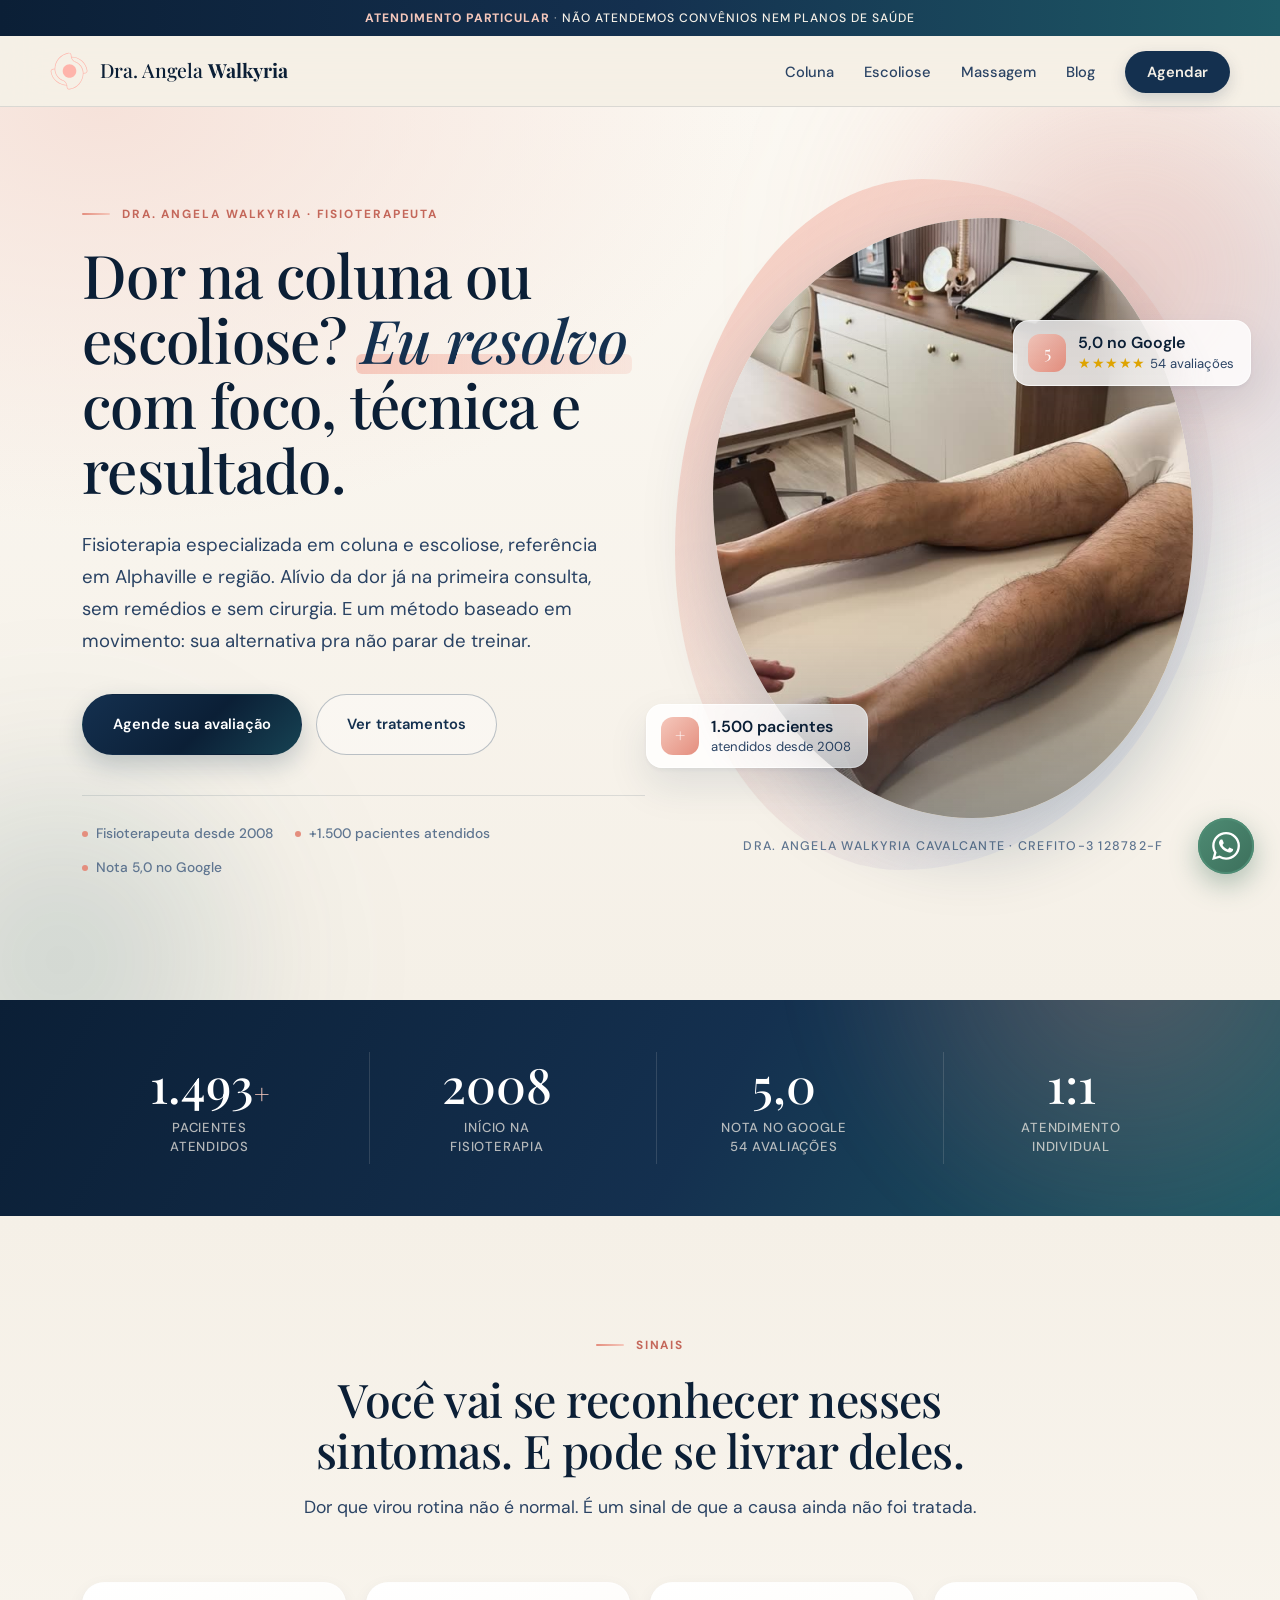
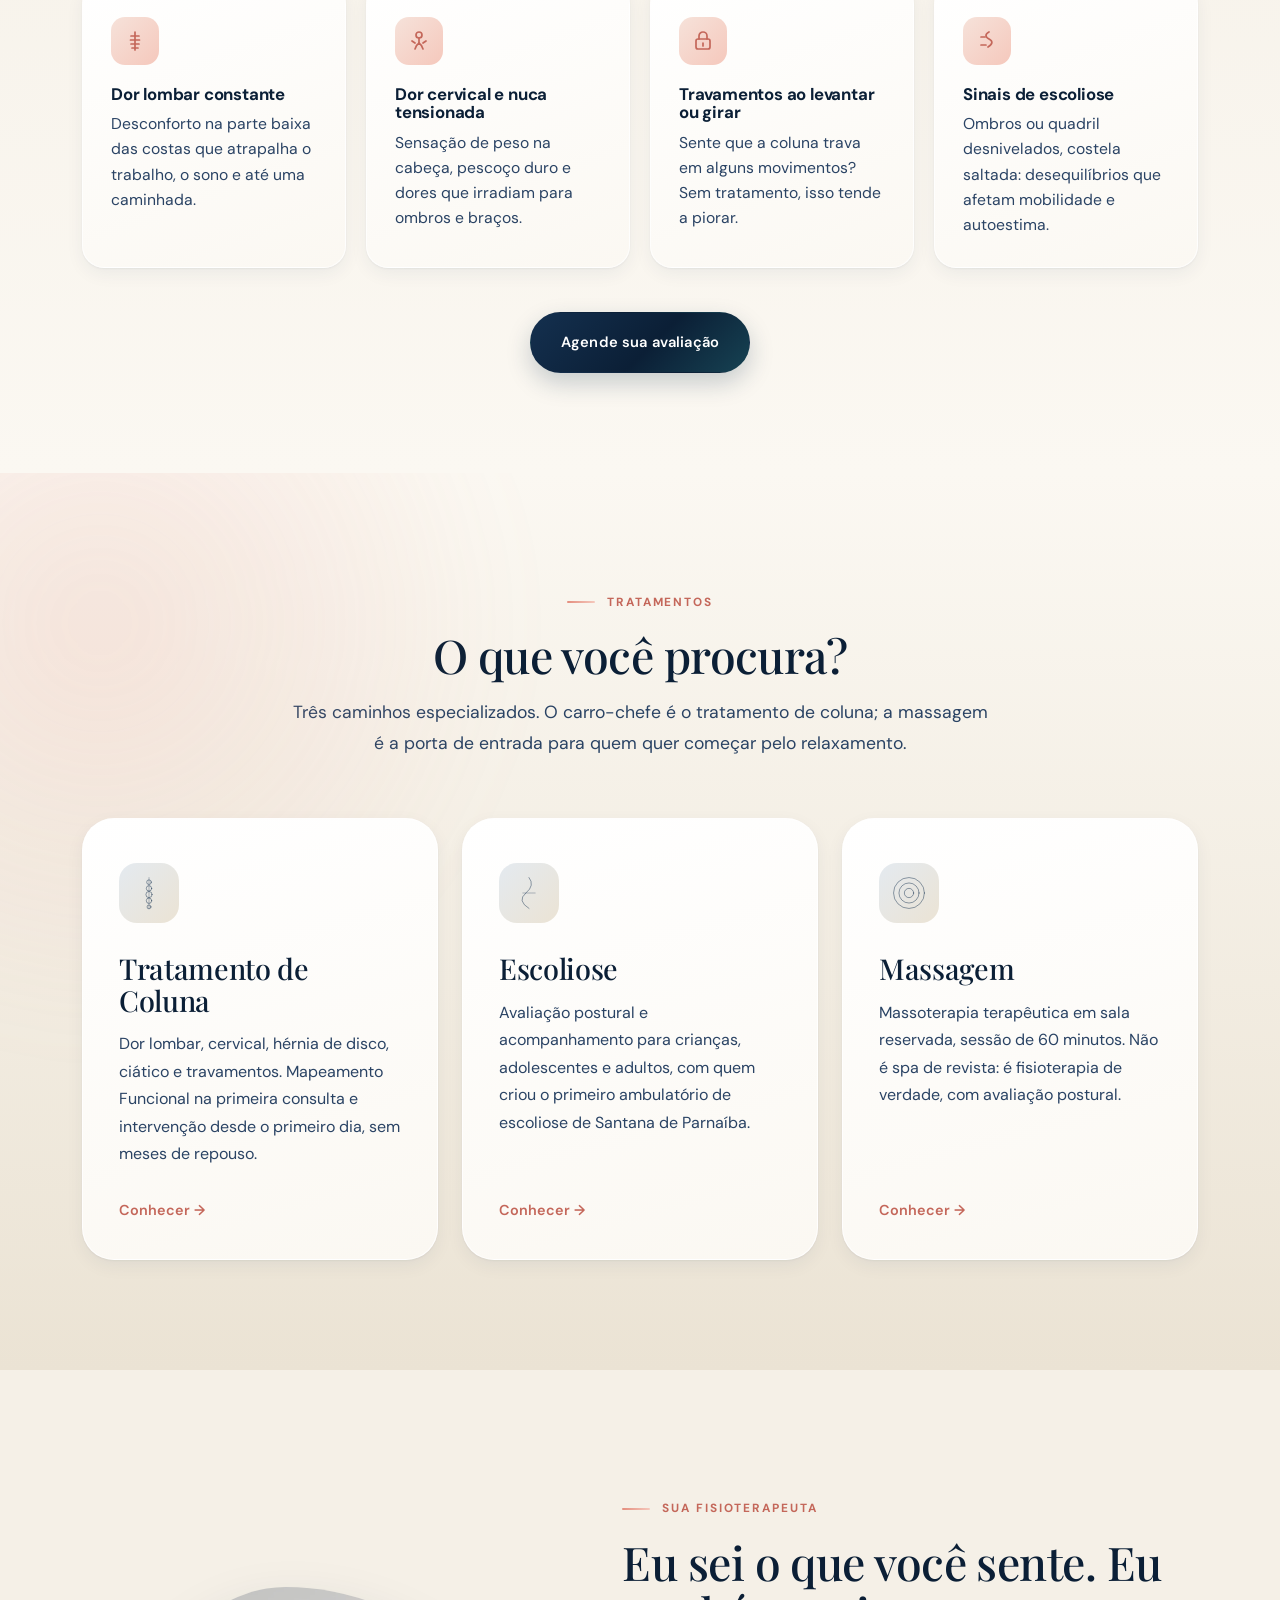
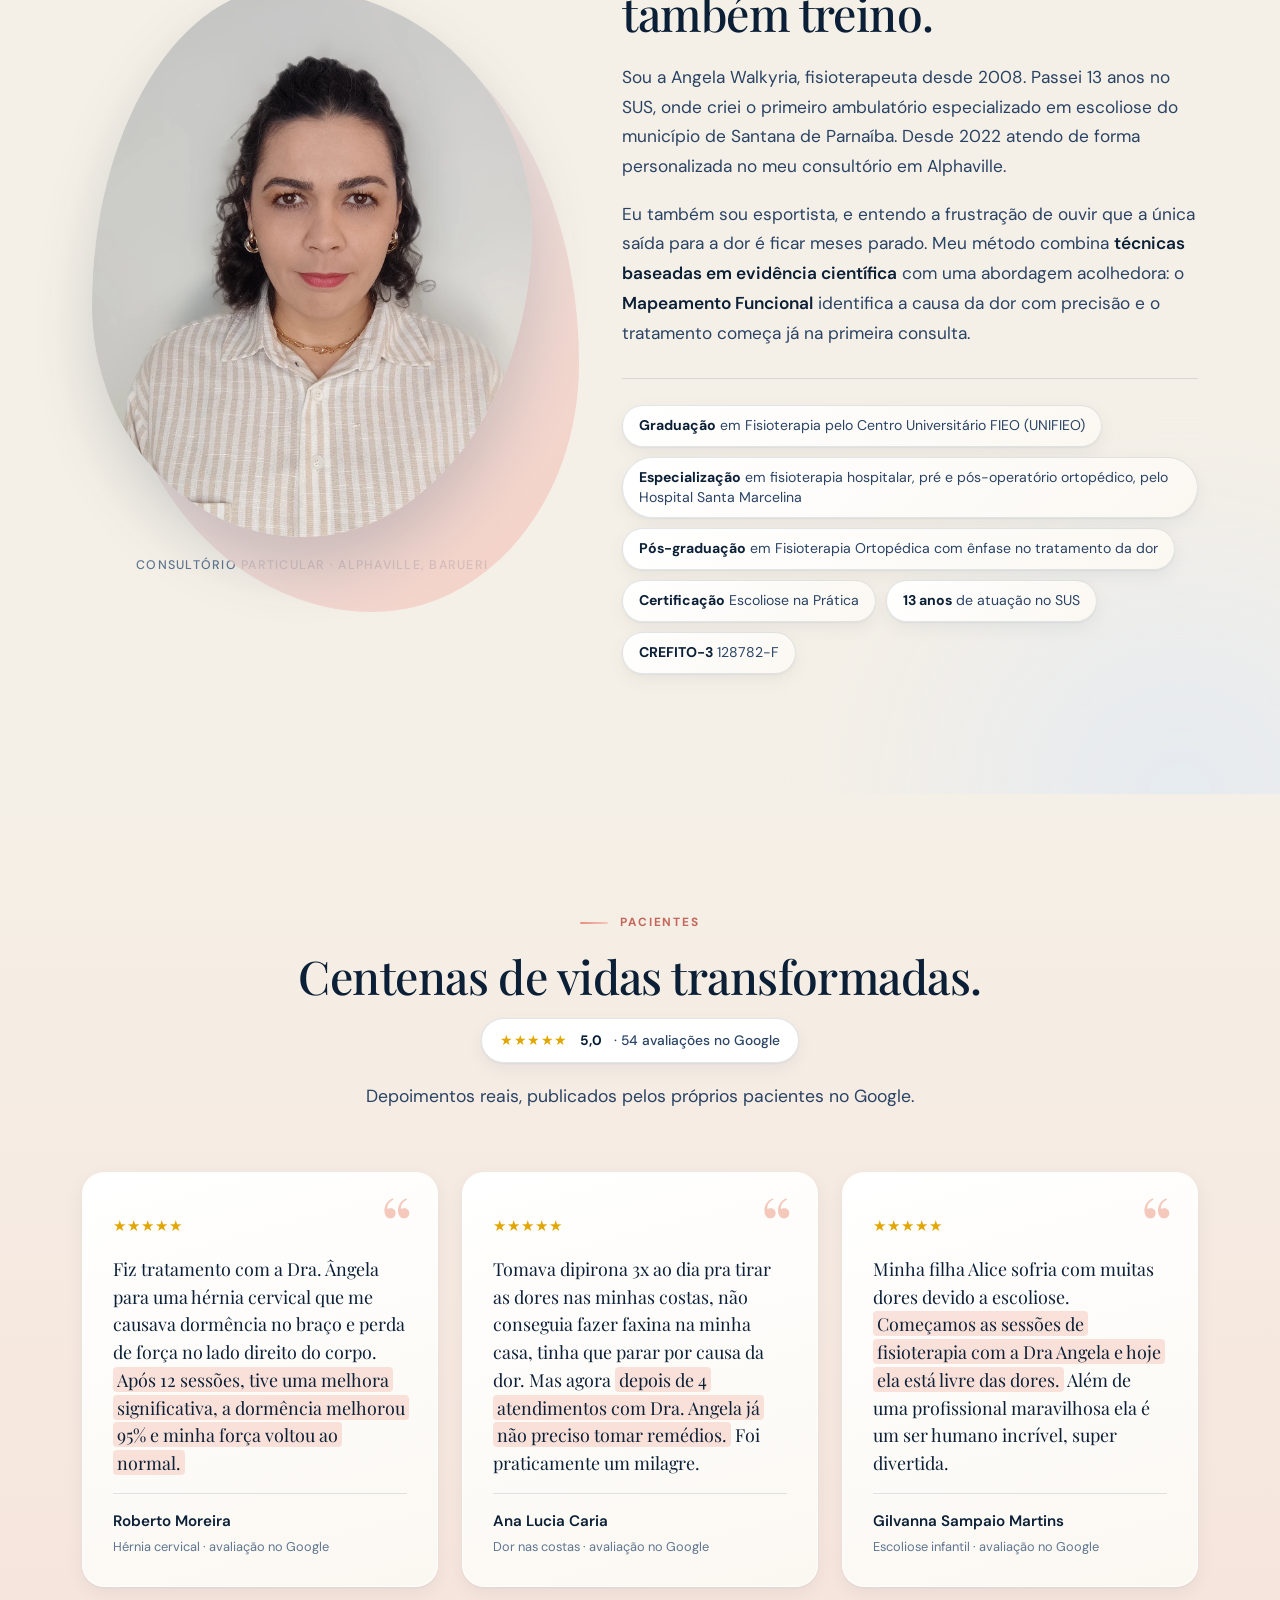
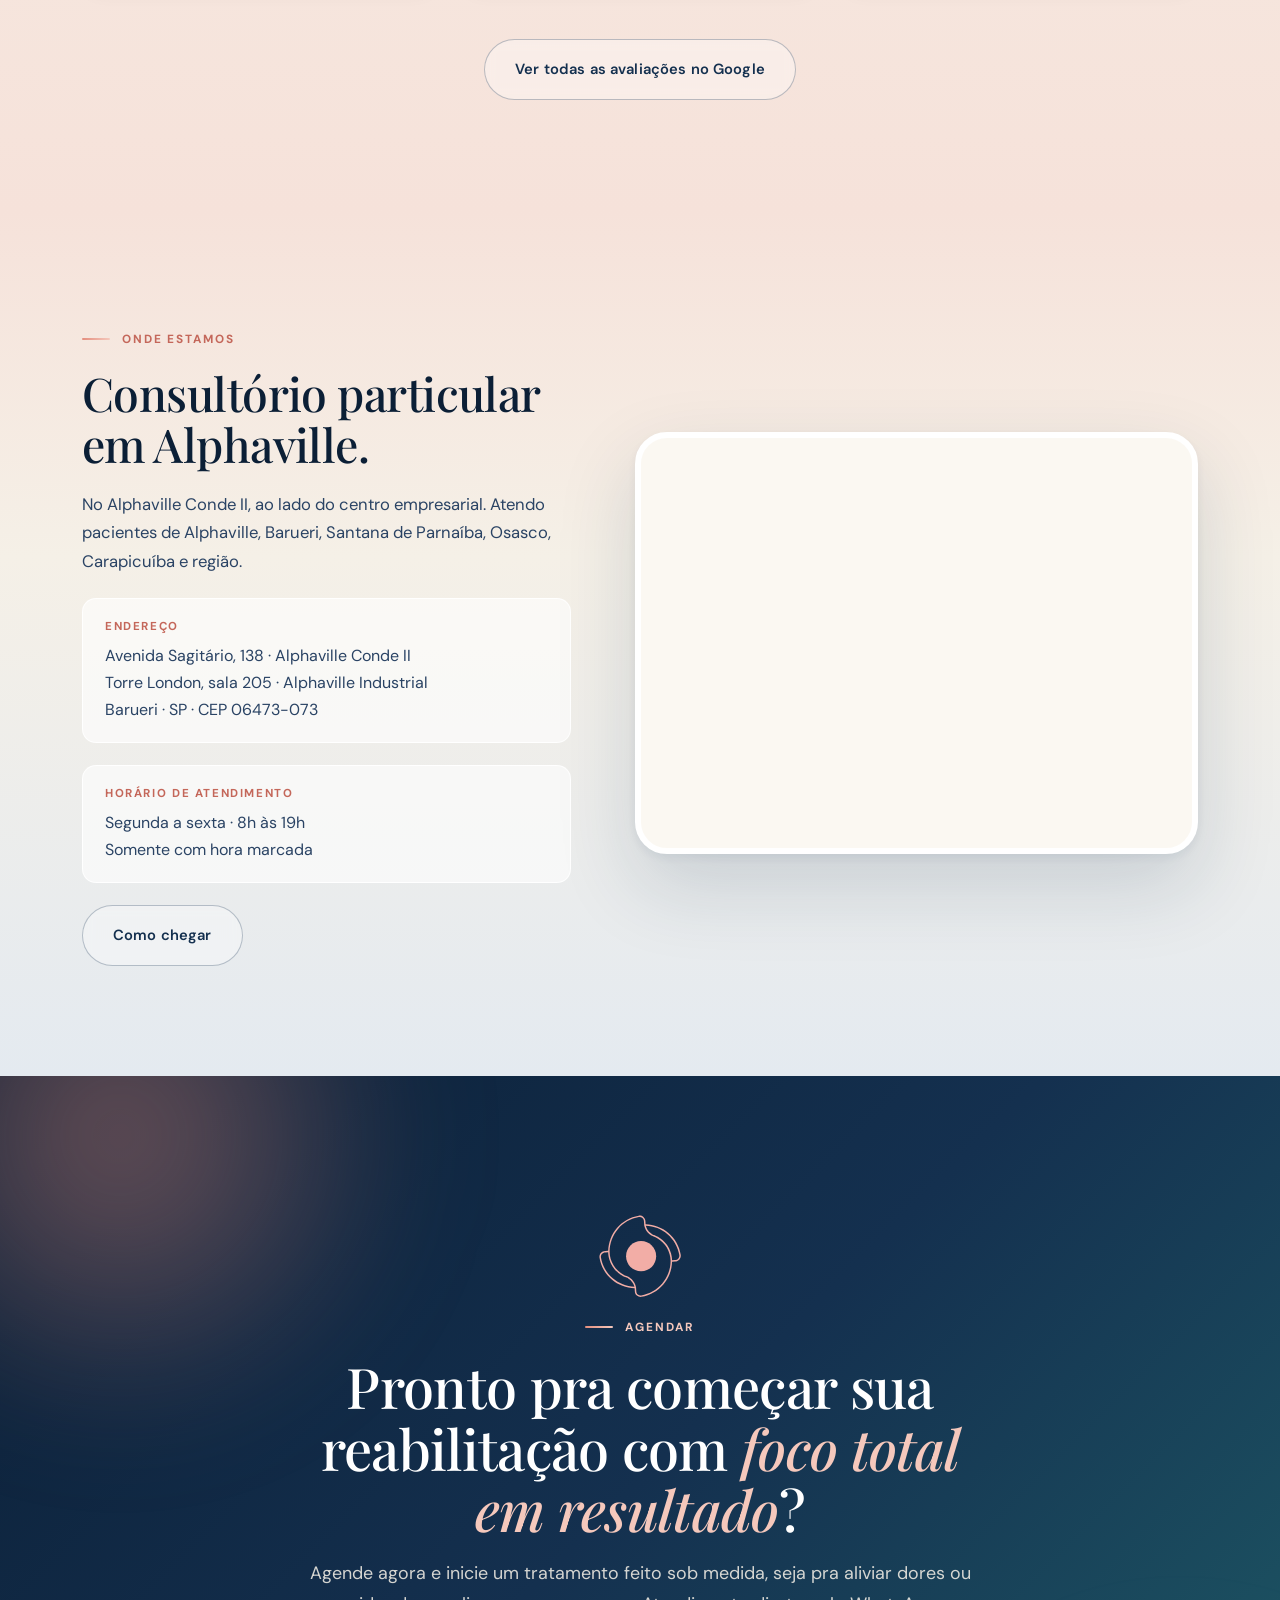
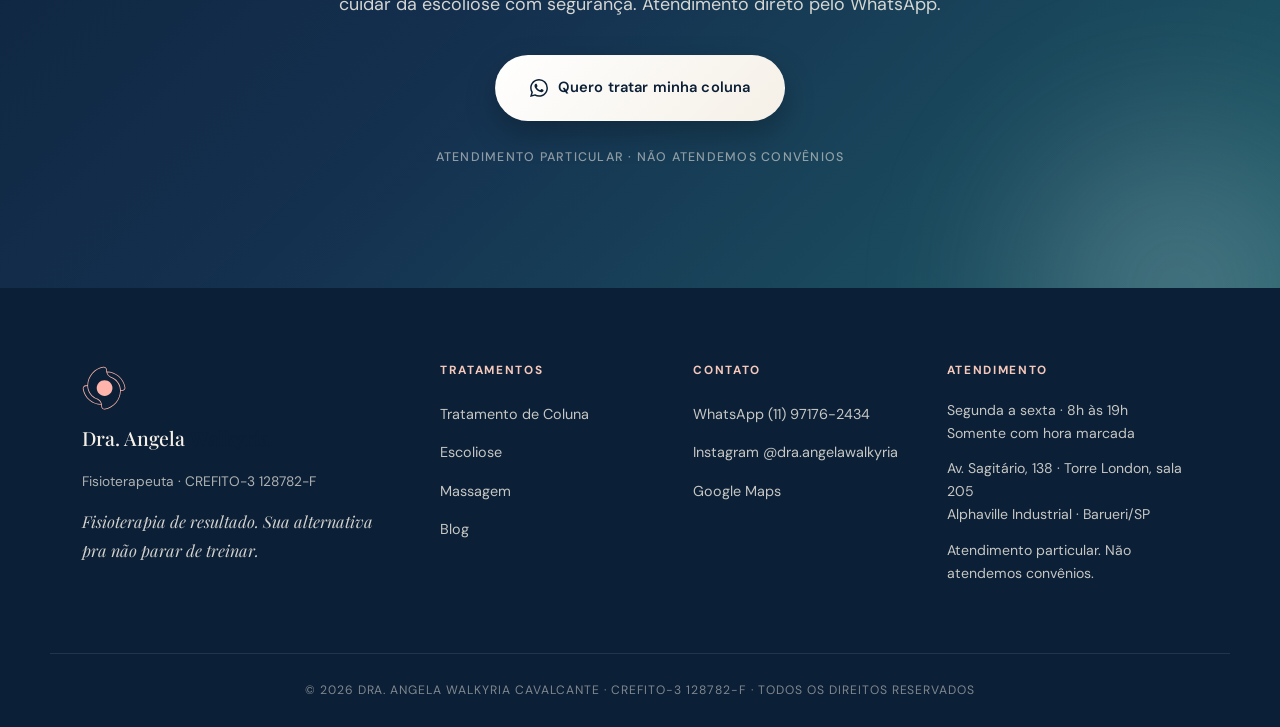
<file: index.html>
<!DOCTYPE html>
<html lang="pt-BR">
<head>
  <meta charset="UTF-8">
  <meta name="viewport" content="width=device-width, initial-scale=1, shrink-to-fit=no">

  <!-- Primary Meta Tags -->
  <title>Fisioterapeuta em Alphaville | Dra. Angela Walkyria · Coluna e Escoliose</title>
  <meta name="title" content="Fisioterapeuta em Alphaville | Dra. Angela Walkyria · Coluna e Escoliose">
  <meta name="description" content="Fisioterapia especializada em coluna e escoliose em Alphaville/SP. Alívio da dor já na primeira consulta, sem remédios e sem cirurgia. Massoterapia e atendimento individual com a Dra. Angela Walkyria. Atendimento particular.">
  <meta name="keywords" content="fisioterapeuta alphaville, fisioterapia barueri, tratamento de coluna alphaville, massagem alphaville, escoliose alphaville, dra angela walkyria, fisioterapia esportiva alphaville, massoterapia barueri, dor lombar alphaville, hérnia de disco alphaville">
  <meta name="author" content="Dra. Angela Walkyria Cavalcante">
  <meta name="robots" content="index, follow">
  <meta name="geo.region" content="BR-SP">
  <meta name="geo.placename" content="Alphaville, Barueri">
  <meta name="geo.position" content="-23.4938;-46.8617">
  <meta name="ICBM" content="-23.4938, -46.8617">

  <!-- Open Graph / Facebook -->
  <meta property="og:type" content="website">
  <meta property="og:url" content="https://draangelawalkyria.com.br/">
  <meta property="og:title" content="Dra. Angela Walkyria | Fisioterapeuta em Alphaville">
  <meta property="og:description" content="Fisioterapia de coluna, escoliose e massoterapia em Alphaville. Sua alternativa pra não parar de treinar.">
  <meta property="og:image" content="https://draangelawalkyria.com.br/assets/og-image.jpg">
  <meta property="og:image:width" content="1200">
  <meta property="og:image:height" content="630">
  <meta property="og:site_name" content="Dra. Angela Walkyria">
  <meta property="og:locale" content="pt_BR">

  <!-- Twitter -->
  <meta name="twitter:card" content="summary_large_image">
  <meta name="twitter:title" content="Dra. Angela Walkyria | Fisioterapeuta em Alphaville">
  <meta name="twitter:description" content="Fisioterapia de coluna, escoliose e massoterapia em Alphaville.">
  <meta name="twitter:image" content="https://draangelawalkyria.com.br/assets/og-image.jpg">

  <link rel="canonical" href="https://draangelawalkyria.com.br/">
  <link rel="icon" type="image/png" href="/assets/favicon.png">
  <link rel="apple-touch-icon" href="/assets/apple-touch-icon.png">

  <!-- Schema.org / Google Meu Negócio -->
  <script type="application/ld+json">
  {
    "@context": "https://schema.org",
    "@type": "MedicalBusiness",
    "@id": "https://draangelawalkyria.com.br/#localbusiness",
    "name": "Dra. Angela Walkyria - Fisioterapia Especializada em Coluna e Escoliose",
    "alternateName": "AWC Fisioterapia",
    "description": "Clínica de fisioterapia em Alphaville especializada em tratamento de coluna, escoliose e massoterapia. Atendimento particular e individual com a Dra. Angela Walkyria.",
    "url": "https://draangelawalkyria.com.br/",
    "telephone": "+5511971762434",
    "priceRange": "$$",
    "image": "https://draangelawalkyria.com.br/assets/og-image.jpg",
    "logo": "https://draangelawalkyria.com.br/assets/apple-touch-icon.png",
    "address": {
      "@type": "PostalAddress",
      "streetAddress": "Avenida Sagitário, 138, Alphaville Conde II, Torre London, sala 205",
      "addressLocality": "Barueri",
      "addressRegion": "SP",
      "postalCode": "06473-073",
      "addressCountry": "BR"
    },
    "geo": { "@type": "GeoCoordinates", "latitude": -23.4938, "longitude": -46.8617 },
    "openingHoursSpecification": [
      { "@type": "OpeningHoursSpecification", "dayOfWeek": ["Monday", "Tuesday", "Wednesday", "Thursday", "Friday"], "opens": "08:00", "closes": "19:00" }
    ],
    "aggregateRating": { "@type": "AggregateRating", "ratingValue": "5.0", "reviewCount": "54", "bestRating": "5" },
    "areaServed": [
      { "@type": "City", "name": "Alphaville" },
      { "@type": "City", "name": "Barueri" },
      { "@type": "City", "name": "Santana de Parnaíba" },
      { "@type": "City", "name": "Osasco" }
    ],
    "founder": {
      "@type": "Person",
      "name": "Dra. Angela Walkyria Cavalcante",
      "jobTitle": "Fisioterapeuta",
      "image": "https://draangelawalkyria.com.br/assets/angela-hero.webp"
    },
    "medicalSpecialty": ["Physiotherapy"],
    "availableService": [
      { "@type": "MedicalProcedure", "name": "Tratamento de Coluna", "url": "https://draangelawalkyria.com.br/coluna", "description": "Fisioterapia para dor lombar, cervical, hérnia de disco, ciático e travamentos da coluna." },
      { "@type": "MedicalProcedure", "name": "Tratamento de Escoliose", "url": "https://draangelawalkyria.com.br/escoliose", "description": "Avaliação e acompanhamento fisioterapêutico de escoliose em crianças, adolescentes e adultos." },
      { "@type": "MedicalProcedure", "name": "Massoterapia", "url": "https://draangelawalkyria.com.br/massagem", "description": "Massagem terapêutica e relaxante em sala reservada, com avaliação de fisioterapeuta." }
    ],
    "sameAs": [ "https://www.instagram.com/dra.angelawalkyria" ]
  }
  </script>

  <script type="application/ld+json">
  {
    "@context": "https://schema.org",
    "@type": "Person",
    "name": "Dra. Angela Walkyria Cavalcante",
    "jobTitle": "Fisioterapeuta",
    "description": "Fisioterapeuta desde 2008, especialista em coluna e escoliose, pós-graduada em Fisioterapia Ortopédica com ênfase no tratamento da dor. Atende em consultório particular em Alphaville, Barueri.",
    "worksFor": { "@type": "MedicalBusiness", "name": "Dra. Angela Walkyria - Fisioterapia Especializada em Coluna e Escoliose" },
    "knowsAbout": ["Fisioterapia", "Tratamento de coluna", "Escoliose", "Hérnia de disco", "Dor ciática", "Massoterapia", "Fisioterapia esportiva"],
    "url": "https://draangelawalkyria.com.br/",
    "image": "https://draangelawalkyria.com.br/assets/angela-hero.webp",
    "sameAs": [ "https://www.instagram.com/dra.angelawalkyria" ]
  }
  </script>

  <link rel="preconnect" href="https://fonts.googleapis.com">
  <link rel="preconnect" href="https://fonts.gstatic.com" crossorigin>
  <link rel="stylesheet" href="/styles.css?v=20260923a">

  <!-- Tracking: inserir GA4 / Meta Pixel / Clarity aqui quando os IDs forem definidos -->
</head>
<body>

  <div class="site-top">
    <div class="notice-bar" role="note">
      <strong>Atendimento particular</strong> <span>·</span> Não atendemos convênios nem planos de saúde
    </div>
    <header class="site-header" role="banner">
      <div class="container nav-wrapper">
        <a href="/" class="brand" aria-label="Dra. Angela Walkyria - Página inicial">
          <span class="brand-logo" aria-hidden="true"><img src="/assets/logo.svg" alt="" width="36" height="36"></span>
          <span class="brand-name">Dra. Angela <strong>Walkyria</strong></span>
        </a>
        <nav class="main-nav" role="navigation" aria-label="Menu principal">
          <ul>
            <li><a href="/coluna">Coluna</a></li>
            <li><a href="/escoliose">Escoliose</a></li>
            <li><a href="/massagem">Massagem</a></li>
            <li><a href="/blog">Blog</a></li>
            <li><a href="#contato" class="nav-cta">Agendar</a></li>
          </ul>
        </nav>
        <button class="nav-toggle" aria-label="Abrir menu" aria-expanded="false"><span></span><span></span><span></span></button>
      </div>
    </header>
  </div>

  <!-- HERO -->
  <section class="hero" id="hero">
    <div class="hero-orb hero-orb-1" aria-hidden="true"></div>
    <div class="hero-orb hero-orb-2" aria-hidden="true"></div>
    <div class="container hero-grid">
      <div class="hero-text">
        <span class="eyebrow">Dra. Angela Walkyria · Fisioterapeuta</span>
        <h1>Dor na coluna ou escoliose? <span>Eu resolvo</span> com foco, técnica e resultado.</h1>
        <p class="hero-subtitle">Fisioterapia especializada em coluna e escoliose, referência em Alphaville e região. Alívio da dor já na primeira consulta, sem remédios e sem cirurgia. E um método baseado em movimento: sua alternativa pra não parar de treinar.</p>
        <div class="hero-ctas">
          <a href="https://wa.me/5511971762434?text=Ol%C3%A1%2C%20vim%20pelo%20site.%20Quero%20agendar%20uma%20avalia%C3%A7%C3%A3o%20com%20a%20Dra.%20Angela" target="_blank" rel="noopener" class="btn btn-primary">Agende sua avaliação</a>
          <a href="#servicos" class="btn btn-outline">Ver tratamentos</a>
        </div>
        <div class="hero-trust">
          <span>Fisioterapeuta desde 2008</span>
          <span>+1.500 pacientes atendidos</span>
          <span>Nota 5,0 no Google</span>
        </div>
      </div>
      <div class="hero-visual-wrap">
        <div class="hero-visual hero-visual-video">
          <video autoplay muted loop playsinline preload="metadata" poster="/assets/atendimento-poster.jpg" aria-label="Dra. Angela Walkyria atendendo um paciente no consultório em Alphaville">
            <source src="/assets/atendimento.mp4" type="video/mp4">
            <img src="/assets/atendimento-poster.jpg" alt="Dra. Angela Walkyria atendendo um paciente no consultório em Alphaville" width="608" height="1080">
          </video>
        </div>
        <div class="hero-badge hero-badge-1" aria-hidden="true">
          <div class="hero-badge-icon">5</div>
          <div><strong>5,0 no Google</strong><span class="stars">★★★★★</span> 54 avaliações</div>
        </div>
        <div class="hero-badge hero-badge-2" aria-hidden="true">
          <div class="hero-badge-icon">+</div>
          <div><strong>1.500 pacientes</strong>atendidos desde 2008</div>
        </div>
        <div class="photo-caption">Dra. Angela Walkyria Cavalcante · CREFITO-3 128782-F</div>
      </div>
    </div>
  </section>

  <!-- FAIXA DE CONFIANÇA -->
  <section class="trust-strip" aria-label="Indicadores de confiança">
    <div class="container">
      <div class="trust-strip-grid">
        <div class="trust-stat">
          <div class="trust-stat-number" data-count="1500">1.500<small>+</small></div>
          <div class="trust-stat-label">pacientes<br>atendidos</div>
        </div>
        <div class="trust-stat">
          <div class="trust-stat-number">2008</div>
          <div class="trust-stat-label">início na<br>fisioterapia</div>
        </div>
        <div class="trust-stat">
          <div class="trust-stat-number" data-count="5.0">5,0</div>
          <div class="trust-stat-label">nota no Google<br>54 avaliações</div>
        </div>
        <div class="trust-stat">
          <div class="trust-stat-number">1:1</div>
          <div class="trust-stat-label">atendimento<br>individual</div>
        </div>
      </div>
    </div>
  </section>

  <!-- SINTOMAS -->
  <section class="sintomas" id="sintomas">
    <div class="container">
      <div class="section-header">
        <span class="eyebrow">Sinais</span>
        <h2>Você vai se reconhecer nesses sintomas. E pode se livrar deles.</h2>
        <p class="section-subtitle">Dor que virou rotina não é normal. É um sinal de que a causa ainda não foi tratada.</p>
      </div>
      <div class="sintomas-grid">
        <div class="sintoma-card">
          <div class="plate" aria-hidden="true"><svg viewBox="0 0 24 24"><path d="M12 3v18"/><path d="M8 7h8M7.5 11h9M8 15h8M9 19h6"/></svg></div>
          <h3>Dor lombar constante</h3>
          <p>Desconforto na parte baixa das costas que atrapalha o trabalho, o sono e até uma caminhada.</p>
        </div>
        <div class="sintoma-card">
          <div class="plate" aria-hidden="true"><svg viewBox="0 0 24 24"><circle cx="12" cy="6" r="3"/><path d="M12 9v5"/><path d="M8 20c1-3 2.5-5 4-6 1.5 1 3 3 4 6"/><path d="M5 12l3 2M19 12l-3 2"/></svg></div>
          <h3>Dor cervical e nuca tensionada</h3>
          <p>Sensação de peso na cabeça, pescoço duro e dores que irradiam para ombros e braços.</p>
        </div>
        <div class="sintoma-card">
          <div class="plate" aria-hidden="true"><svg viewBox="0 0 24 24"><rect x="5" y="10" width="14" height="10" rx="2"/><path d="M8 10V7a4 4 0 0 1 8 0v3"/><path d="M12 14v3"/></svg></div>
          <h3>Travamentos ao levantar ou girar</h3>
          <p>Sente que a coluna trava em alguns movimentos? Sem tratamento, isso tende a piorar.</p>
        </div>
        <div class="sintoma-card">
          <div class="plate" aria-hidden="true"><svg viewBox="0 0 24 24"><path d="M14 3c-4 2-4 5 0 7s4 5-1 8"/><path d="M6 8h4M6 16h5"/></svg></div>
          <h3>Sinais de escoliose</h3>
          <p>Ombros ou quadril desnivelados, costela saltada: desequilíbrios que afetam mobilidade e autoestima.</p>
        </div>
      </div>
      <div class="sintomas-cta">
        <a href="https://wa.me/5511971762434?text=Ol%C3%A1%2C%20vim%20pelo%20site.%20Quero%20agendar%20uma%20avalia%C3%A7%C3%A3o%20com%20a%20Dra.%20Angela" target="_blank" rel="noopener" class="btn btn-primary">Agende sua avaliação</a>
      </div>
    </div>
  </section>

  <!-- SERVIÇOS -->
  <section class="servicos" id="servicos">
    <div class="container">
      <div class="section-header">
        <span class="eyebrow">Tratamentos</span>
        <h2>O que você procura?</h2>
        <p class="section-subtitle">Três caminhos especializados. O carro-chefe é o tratamento de coluna; a massagem é a porta de entrada para quem quer começar pelo relaxamento.</p>
      </div>
      <div class="servicos-grid">
        <a href="/coluna" class="servico-card" aria-label="Saiba mais sobre Tratamento de Coluna" data-plate="01">
          <div class="servico-icon" aria-hidden="true">
            <svg viewBox="0 0 44 44" fill="none" stroke="currentColor" stroke-linecap="round" stroke-linejoin="round">
              <line x1="22" y1="2" x2="22" y2="42" stroke-width="0.4"/>
              <circle cx="22" cy="8" r="3" stroke-width="0.6"/><circle cx="22" cy="16" r="3.5" stroke-width="0.6"/><circle cx="22" cy="24" r="4" stroke-width="0.6"/><circle cx="22" cy="32" r="3.5" stroke-width="0.6"/><circle cx="22" cy="40" r="2.5" stroke-width="0.6"/>
            </svg>
          </div>
          <h3>Tratamento de Coluna</h3>
          <p>Dor lombar, cervical, hérnia de disco, ciático e travamentos. Mapeamento Funcional na primeira consulta e intervenção desde o primeiro dia, sem meses de repouso.</p>
          <span class="servico-arrow">Conhecer →</span>
        </a>
        <a href="/escoliose" class="servico-card" aria-label="Saiba mais sobre Escoliose" data-plate="02">
          <div class="servico-icon" aria-hidden="true">
            <svg viewBox="0 0 44 44" fill="none" stroke="currentColor" stroke-linecap="round" stroke-linejoin="round">
              <path d="M22 2 Q 30 12, 18 22 Q 6 32, 22 42" stroke-width="0.6"/>
              <line x1="14" y1="22" x2="30" y2="22" stroke-width="0.4"/>
            </svg>
          </div>
          <h3>Escoliose</h3>
          <p>Avaliação postural e acompanhamento para crianças, adolescentes e adultos, com quem criou o primeiro ambulatório de escoliose de Santana de Parnaíba.</p>
          <span class="servico-arrow">Conhecer →</span>
        </a>
        <a href="/massagem" class="servico-card" aria-label="Saiba mais sobre Massagem" data-plate="03">
          <div class="servico-icon" aria-hidden="true">
            <svg viewBox="0 0 44 44" fill="none" stroke="currentColor" stroke-linecap="round" stroke-linejoin="round">
              <circle cx="22" cy="22" r="20" stroke-width="0.6"/><circle cx="22" cy="22" r="13" stroke-width="0.6"/><circle cx="22" cy="22" r="6" stroke-width="0.6"/>
            </svg>
          </div>
          <h3>Massagem</h3>
          <p>Massoterapia terapêutica em sala reservada, sessão de 60 minutos. Não é spa de revista: é fisioterapia de verdade, com avaliação postural.</p>
          <span class="servico-arrow">Conhecer →</span>
        </a>
      </div>
    </div>
  </section>

  <!-- SOBRE -->
  <section class="sobre" id="sobre">
    <div class="container sobre-grid">
      <div class="sobre-visual-wrap">
        <div class="sobre-visual">
          <img src="/assets/angela-sobre.webp" alt="Dra. Angela Walkyria, fisioterapeuta em Alphaville" loading="lazy" width="1360" height="1700">
        </div>
        <div class="photo-caption">Consultório particular · Alphaville, Barueri</div>
      </div>
      <div class="sobre-text">
        <span class="eyebrow">Sua fisioterapeuta</span>
        <h2>Eu sei o que você sente. Eu também treino.</h2>
        <p>Sou a Angela Walkyria, fisioterapeuta desde 2008. Passei 13 anos no SUS, onde criei o primeiro ambulatório especializado em escoliose do município de Santana de Parnaíba. Desde 2022 atendo de forma personalizada no meu consultório em Alphaville.</p>
        <p>Eu também sou esportista, e entendo a frustração de ouvir que a única saída para a dor é ficar meses parado. Meu método combina <strong>técnicas baseadas em evidência científica</strong> com uma abordagem acolhedora: o <strong>Mapeamento Funcional</strong> identifica a causa da dor com precisão e o tratamento começa já na primeira consulta.</p>
        <ul class="sobre-credentials">
          <li><strong>Graduação</strong> em Fisioterapia pelo Centro Universitário FIEO (UNIFIEO)</li>
          <li><strong>Especialização</strong> em fisioterapia hospitalar, pré e pós-operatório ortopédico, pelo Hospital Santa Marcelina</li>
          <li><strong>Pós-graduação</strong> em Fisioterapia Ortopédica com ênfase no tratamento da dor</li>
          <li><strong>Certificação</strong> Escoliose na Prática</li>
          <li><strong>13 anos</strong> de atuação no SUS</li>
          <li><strong>CREFITO-3</strong> 128782-F</li>
        </ul>
      </div>
    </div>
  </section>

  <!-- DEPOIMENTOS -->
  <section class="depoimentos" id="depoimentos">
    <div class="container">
      <div class="section-header">
        <span class="eyebrow">Pacientes</span>
        <h2>Centenas de vidas transformadas.</h2>
        <div class="google-badge"><span class="stars">★★★★★</span> <strong>5,0</strong> · 54 avaliações no Google</div>
        <p class="section-subtitle">Depoimentos reais, publicados pelos próprios pacientes no Google.</p>
      </div>
      <div class="depoimentos-grid">
        <article class="depoimento-card">
          <div class="depoimento-rating" aria-label="5 estrelas">★★★★★</div>
          <blockquote>
            <p>Fiz tratamento com a Dra. Ângela para uma hérnia cervical que me causava dormência no braço e perda de força no lado direito do corpo. <mark>Após 12 sessões, tive uma melhora significativa, a dormência melhorou 95% e minha força voltou ao normal.</mark></p>
          </blockquote>
          <footer class="depoimento-author">
            <strong>Roberto Moreira</strong>
            <span>Hérnia cervical · avaliação no Google</span>
          </footer>
        </article>
        <article class="depoimento-card">
          <div class="depoimento-rating" aria-label="5 estrelas">★★★★★</div>
          <blockquote>
            <p>Tomava dipirona 3x ao dia pra tirar as dores nas minhas costas, não conseguia fazer faxina na minha casa, tinha que parar por causa da dor. Mas agora <mark>depois de 4 atendimentos com Dra. Angela já não preciso tomar remédios.</mark> Foi praticamente um milagre.</p>
          </blockquote>
          <footer class="depoimento-author">
            <strong>Ana Lucia Caria</strong>
            <span>Dor nas costas · avaliação no Google</span>
          </footer>
        </article>
        <article class="depoimento-card">
          <div class="depoimento-rating" aria-label="5 estrelas">★★★★★</div>
          <blockquote>
            <p>Minha filha Alice sofria com muitas dores devido a escoliose. <mark>Começamos as sessões de fisioterapia com a Dra Angela e hoje ela está livre das dores.</mark> Além de uma profissional maravilhosa ela é um ser humano incrível, super divertida.</p>
          </blockquote>
          <footer class="depoimento-author">
            <strong>Gilvanna Sampaio Martins</strong>
            <span>Escoliose infantil · avaliação no Google</span>
          </footer>
        </article>
      </div>
      <div class="depoimentos-cta">
        <a href="https://www.google.com/maps/search/?api=1&query=Dra.+Angela+Walkyria+Fisioterapia+Especializada+em+Coluna+e+Escoliose+Alphaville" target="_blank" rel="noopener" class="btn btn-outline">Ver todas as avaliações no Google</a>
      </div>
    </div>
  </section>

  <!-- LOCALIZAÇÃO -->
  <section class="localizacao" id="localizacao">
    <div class="container localizacao-grid">
      <div class="localizacao-text">
        <span class="eyebrow">Onde estamos</span>
        <h2>Consultório particular em Alphaville.</h2>
        <p>No Alphaville Conde II, ao lado do centro empresarial. Atendo pacientes de Alphaville, Barueri, Santana de Parnaíba, Osasco, Carapicuíba e região.</p>
        <address>
          <strong>Endereço</strong>
          Avenida Sagitário, 138 · Alphaville Conde II<br>
          Torre London, sala 205 · Alphaville Industrial<br>
          Barueri · SP · CEP 06473-073
        </address>
        <p class="horario">
          <strong>Horário de atendimento</strong>
          Segunda a sexta · 8h às 19h<br>
          Somente com hora marcada
        </p>
        <a href="https://www.google.com/maps/search/?api=1&query=Avenida+Sagit%C3%A1rio,+138,+sala+205,+Alphaville+Industrial,+Barueri+-+SP,+06473-073" target="_blank" rel="noopener" class="btn btn-outline">Como chegar</a>
      </div>
      <div class="localizacao-map">
        <iframe title="Mapa do consultório da Dra. Angela Walkyria em Alphaville" src="https://www.google.com/maps?q=Avenida+Sagit%C3%A1rio,+138,+Torre+London,+sala+205,+Alphaville+Industrial,+Barueri+-+SP,+06473-073&output=embed" loading="lazy" referrerpolicy="no-referrer-when-downgrade" allowfullscreen></iframe>
      </div>
    </div>
  </section>

  <!-- CTA FINAL -->
  <section class="cta-final" id="contato">
    <div class="container cta-content">
      <div class="logo-hero" aria-hidden="true"><img src="/assets/logo.svg" alt="" width="120" height="120"></div>
      <span class="eyebrow eyebrow-light">Agendar</span>
      <h2>Pronto pra começar sua reabilitação com <em>foco total em resultado</em>?</h2>
      <p>Agende agora e inicie um tratamento feito sob medida, seja pra aliviar dores ou cuidar da escoliose com segurança. Atendimento direto pelo WhatsApp.</p>
      <a href="https://wa.me/5511971762434?text=Ol%C3%A1%2C%20vim%20pelo%20site.%20Quero%20agendar%20uma%20avalia%C3%A7%C3%A3o%20com%20a%20Dra.%20Angela" target="_blank" rel="noopener" class="btn btn-white">
        <svg width="18" height="18" viewBox="0 0 24 24" fill="currentColor" aria-hidden="true"><path d="M17.472 14.382c-.297-.149-1.758-.867-2.03-.967-.273-.099-.471-.148-.67.15-.197.297-.767.966-.94 1.164-.173.199-.347.223-.644.075-.297-.15-1.255-.463-2.39-1.475-.883-.788-1.48-1.761-1.653-2.059-.173-.297-.018-.458.13-.606.134-.133.298-.347.446-.52.149-.174.198-.298.298-.497.099-.198.05-.371-.025-.52-.075-.149-.669-1.612-.916-2.207-.242-.579-.487-.5-.669-.51-.173-.008-.371-.01-.57-.01-.198 0-.52.074-.792.372-.272.297-1.04 1.016-1.04 2.479 0 1.462 1.065 2.875 1.213 3.074.149.198 2.096 3.2 5.077 4.487.709.306 1.262.489 1.694.625.712.227 1.36.195 1.871.118.571-.085 1.758-.719 2.006-1.413.248-.694.248-1.289.173-1.413-.074-.124-.272-.198-.57-.347m-5.421 7.403h-.004a9.87 9.87 0 01-5.031-1.378l-.361-.214-3.741.982.998-3.648-.235-.374a9.86 9.86 0 01-1.51-5.26c.001-5.45 4.436-9.884 9.888-9.884 2.64 0 5.122 1.03 6.988 2.898a9.825 9.825 0 012.893 6.994c-.003 5.45-4.437 9.884-9.885 9.884m8.413-18.297A11.815 11.815 0 0012.05 0C5.495 0 .16 5.335.157 11.892c0 2.096.547 4.142 1.588 5.945L.057 24l6.305-1.654a11.882 11.882 0 005.683 1.448h.005c6.554 0 11.89-5.335 11.893-11.893a11.821 11.821 0 00-3.48-8.413z"/></svg>
        Quero tratar minha coluna
      </a>
      <p class="cta-note">Atendimento particular · Não atendemos convênios</p>
    </div>
  </section>

  <!-- FOOTER -->
  <footer class="site-footer" role="contentinfo">
    <div class="container footer-grid">
      <div class="footer-brand">
        <div class="logo-footer" aria-hidden="true"><img src="/assets/logo.svg" alt="" width="56" height="56"></div>
        <span class="brand-name">Dra. Angela <strong>Walkyria</strong></span>
        <p>Fisioterapeuta · CREFITO-3 128782-F</p>
        <p class="footer-tagline">Fisioterapia de resultado. Sua alternativa pra não parar de treinar.</p>
      </div>
      <div class="footer-links">
        <h4>Tratamentos</h4>
        <ul>
          <li><a href="/coluna">Tratamento de Coluna</a></li>
          <li><a href="/escoliose">Escoliose</a></li>
          <li><a href="/massagem">Massagem</a></li>
          <li><a href="/blog">Blog</a></li>
        </ul>
      </div>
      <div class="footer-links">
        <h4>Contato</h4>
        <ul>
          <li><a href="https://wa.me/5511971762434" target="_blank" rel="noopener">WhatsApp (11) 97176-2434</a></li>
          <li><a href="https://www.instagram.com/dra.angelawalkyria" target="_blank" rel="noopener">Instagram @dra.angelawalkyria</a></li>
          <li><a href="https://www.google.com/maps/search/?api=1&query=Dra.+Angela+Walkyria+Fisioterapia+Especializada+em+Coluna+e+Escoliose+Alphaville" target="_blank" rel="noopener">Google Maps</a></li>
        </ul>
      </div>
      <div class="footer-info">
        <h4>Atendimento</h4>
        <p>Segunda a sexta · 8h às 19h<br>Somente com hora marcada</p>
        <p class="footer-address">Av. Sagitário, 138 · Torre London, sala 205<br>Alphaville Industrial · Barueri/SP</p>
        <p>Atendimento particular. Não atendemos convênios.</p>
      </div>
    </div>
    <div class="footer-bottom">
      <div class="container">
        <p>© 2026 Dra. Angela Walkyria Cavalcante · CREFITO-3 128782-F · Todos os direitos reservados</p>
      </div>
    </div>
  </footer>

  <a href="https://wa.me/5511971762434?text=Ol%C3%A1%2C%20vim%20pelo%20site.%20Quero%20agendar%20uma%20avalia%C3%A7%C3%A3o%20com%20a%20Dra.%20Angela" target="_blank" rel="noopener" class="whatsapp-float" aria-label="Falar no WhatsApp">
    <svg width="28" height="28" viewBox="0 0 24 24" fill="currentColor" aria-hidden="true"><path d="M17.472 14.382c-.297-.149-1.758-.867-2.03-.967-.273-.099-.471-.148-.67.15-.197.297-.767.966-.94 1.164-.173.199-.347.223-.644.075-.297-.15-1.255-.463-2.39-1.475-.883-.788-1.48-1.761-1.653-2.059-.173-.297-.018-.458.13-.606.134-.133.298-.347.446-.52.149-.174.198-.298.298-.497.099-.198.05-.371-.025-.52-.075-.149-.669-1.612-.916-2.207-.242-.579-.487-.5-.669-.51-.173-.008-.371-.01-.57-.01-.198 0-.52.074-.792.372-.272.297-1.04 1.016-1.04 2.479 0 1.462 1.065 2.875 1.213 3.074.149.198 2.096 3.2 5.077 4.487.709.306 1.262.489 1.694.625.712.227 1.36.195 1.871.118.571-.085 1.758-.719 2.006-1.413.248-.694.248-1.289.173-1.413-.074-.124-.272-.198-.57-.347m-5.421 7.403h-.004a9.87 9.87 0 01-5.031-1.378l-.361-.214-3.741.982.998-3.648-.235-.374a9.86 9.86 0 01-1.51-5.26c.001-5.45 4.436-9.884 9.888-9.884 2.64 0 5.122 1.03 6.988 2.898a9.825 9.825 0 012.893 6.994c-.003 5.45-4.437 9.884-9.885 9.884m8.413-18.297A11.815 11.815 0 0012.05 0C5.495 0 .16 5.335.157 11.892c0 2.096.547 4.142 1.588 5.945L.057 24l6.305-1.654a11.882 11.882 0 005.683 1.448h.005c6.554 0 11.89-5.335 11.893-11.893a11.821 11.821 0 00-3.48-8.413z"/></svg>
  </a>

  <script src="/main.js?v=20260923a" defer></script>
</body>
</html>
</file>
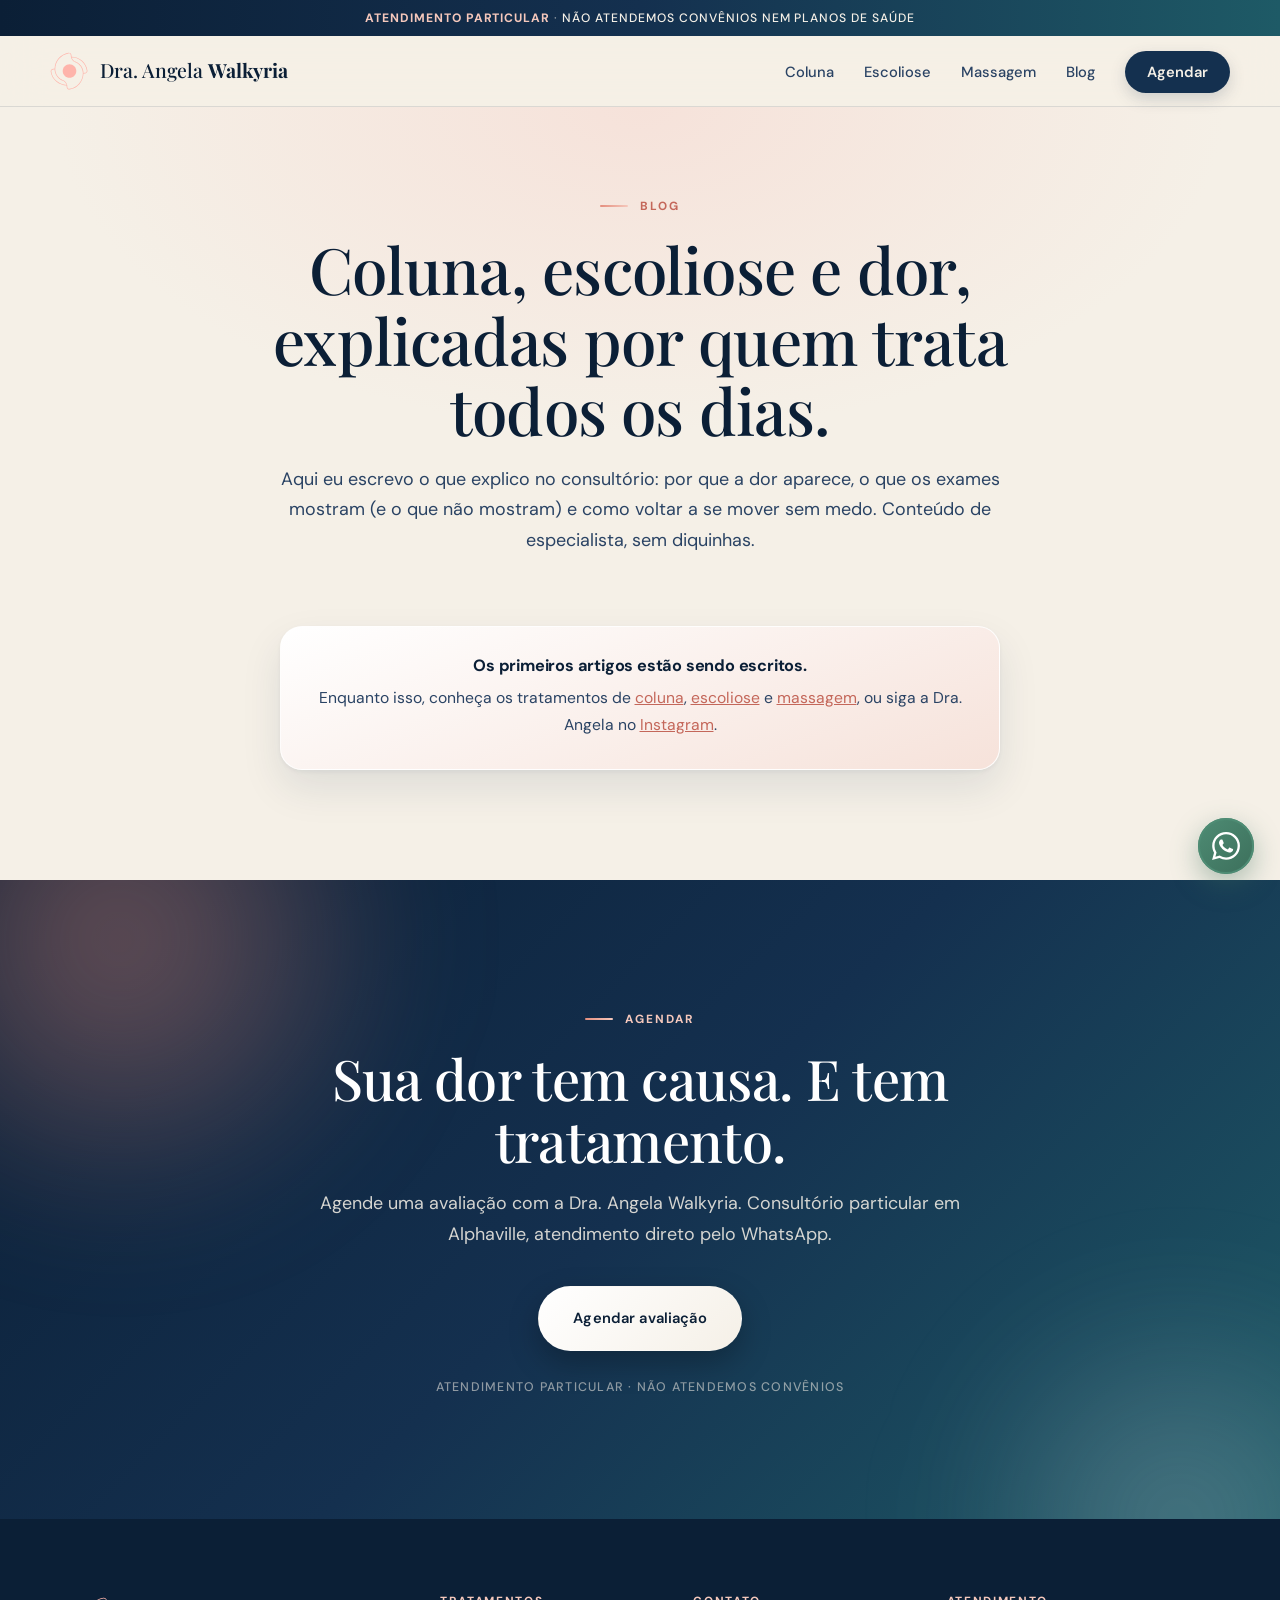
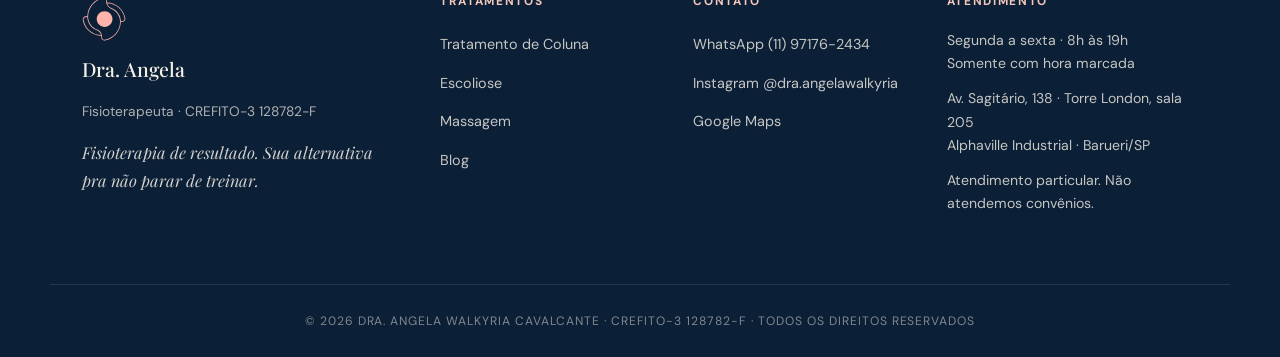
<file: blog/index.html>
<!DOCTYPE html>
<html lang="pt-BR">
<head>
  <meta charset="UTF-8">
  <meta name="viewport" content="width=device-width, initial-scale=1, shrink-to-fit=no">
  <title>Blog | Dra. Angela Walkyria · Coluna, escoliose e dor</title>
  <meta name="description" content="Artigos da Dra. Angela Walkyria sobre dor na coluna, hérnia de disco, ciático, escoliose e postura. Conteúdo de especialista, sem diquinhas.">
  <meta name="robots" content="index, follow">
  <meta property="og:type" content="article">
  <meta property="og:url" content="https://draangelawalkyria.com.br/blog">
  <meta property="og:title" content="Blog | Dra. Angela Walkyria · Coluna, escoliose e dor">
  <meta property="og:description" content="Artigos da Dra. Angela Walkyria sobre dor na coluna, hérnia de disco, ciático, escoliose e postura. Conteúdo de especialista, sem diquinhas.">
  <meta property="og:image" content="https://draangelawalkyria.com.br/assets/og-image.jpg">
  <meta property="og:locale" content="pt_BR">
  <link rel="canonical" href="https://draangelawalkyria.com.br/blog">
  <link rel="icon" type="image/png" href="/assets/favicon.png">
  <link rel="apple-touch-icon" href="/assets/apple-touch-icon.png">
  
  <link rel="preconnect" href="https://fonts.googleapis.com">
  <link rel="preconnect" href="https://fonts.gstatic.com" crossorigin>
  <link rel="stylesheet" href="/styles.css?v=20260923a">
</head>
<body>
  <div class="site-top">
    <div class="notice-bar" role="note">
      <strong>Atendimento particular</strong> <span>·</span> Não atendemos convênios nem planos de saúde
    </div>
    <header class="site-header" role="banner">
      <div class="container nav-wrapper">
        <a href="/" class="brand" aria-label="Dra. Angela Walkyria - Página inicial">
          <span class="brand-logo" aria-hidden="true"><img src="/assets/logo.svg" alt="" width="36" height="36"></span>
          <span class="brand-name">Dra. Angela <strong>Walkyria</strong></span>
        </a>
        <nav class="main-nav" role="navigation" aria-label="Menu principal">
          <ul>
            <li><a href="/coluna">Coluna</a></li>
            <li><a href="/escoliose">Escoliose</a></li>
            <li><a href="/massagem">Massagem</a></li>
            <li><a href="/blog">Blog</a></li>
            <li><a href="#contato" class="nav-cta">Agendar</a></li>
          </ul>
        </nav>
        <button class="nav-toggle" aria-label="Abrir menu" aria-expanded="false"><span></span><span></span><span></span></button>
      </div>
    </header>
  </div>

  <section class="blog-hero">
    <div class="container">
      <span class="eyebrow">Blog</span>
      <h1>Coluna, escoliose e dor, explicadas por quem trata todos os dias.</h1>
      <p>Aqui eu escrevo o que explico no consultório: por que a dor aparece, o que os exames mostram (e o que não mostram) e como voltar a se mover sem medo. Conteúdo de especialista, sem diquinhas.</p>
    </div>
  </section>
  <section class="blog-list">
    <div class="container">
      <div class="callout" style="max-width:720px;margin:0 auto;text-align:center"><h3>Os primeiros artigos estão sendo escritos.</h3><p>Enquanto isso, conheça os tratamentos de <a href="/coluna" style="color:var(--coral-deep);text-decoration:underline">coluna</a>, <a href="/escoliose" style="color:var(--coral-deep);text-decoration:underline">escoliose</a> e <a href="/massagem" style="color:var(--coral-deep);text-decoration:underline">massagem</a>, ou siga a Dra. Angela no <a href="https://www.instagram.com/dra.angelawalkyria" target="_blank" rel="noopener" style="color:var(--coral-deep);text-decoration:underline">Instagram</a>.</p></div>
    </div>
  </section>
  <section class="cta-final" id="contato">
    <div class="container cta-content">
      <span class="eyebrow eyebrow-light">Agendar</span>
      <h2>Sua dor tem causa. E tem tratamento.</h2>
      <p>Agende uma avaliação com a Dra. Angela Walkyria. Consultório particular em Alphaville, atendimento direto pelo WhatsApp.</p>
      <a href="https://wa.me/5511971762434?text=Ol%C3%A1%2C%20vim%20pelo%20blog%20do%20site.%20Quero%20agendar%20uma%20avalia%C3%A7%C3%A3o%20com%20a%20Dra.%20Angela" target="_blank" rel="noopener" class="btn btn-white">Agendar avaliação</a>
      <p class="cta-note">Atendimento particular · Não atendemos convênios</p>
    </div>
  </section>

  <footer class="site-footer" role="contentinfo">
    <div class="container footer-grid">
      <div class="footer-brand">
        <div class="logo-footer" aria-hidden="true"><img src="/assets/logo.svg" alt="" width="56" height="56"></div>
        <span class="brand-name">Dra. Angela <strong>Walkyria</strong></span>
        <p>Fisioterapeuta · CREFITO-3 128782-F</p>
        <p class="footer-tagline">Fisioterapia de resultado. Sua alternativa pra não parar de treinar.</p>
      </div>
      <div class="footer-links">
        <h4>Tratamentos</h4>
        <ul>
          <li><a href="/coluna">Tratamento de Coluna</a></li>
          <li><a href="/escoliose">Escoliose</a></li>
          <li><a href="/massagem">Massagem</a></li>
          <li><a href="/blog">Blog</a></li>
        </ul>
      </div>
      <div class="footer-links">
        <h4>Contato</h4>
        <ul>
          <li><a href="https://wa.me/5511971762434" target="_blank" rel="noopener">WhatsApp (11) 97176-2434</a></li>
          <li><a href="https://www.instagram.com/dra.angelawalkyria" target="_blank" rel="noopener">Instagram @dra.angelawalkyria</a></li>
          <li><a href="https://www.google.com/maps/search/?api=1&query=Dra.+Angela+Walkyria+Fisioterapia+Especializada+em+Coluna+e+Escoliose+Alphaville" target="_blank" rel="noopener">Google Maps</a></li>
        </ul>
      </div>
      <div class="footer-info">
        <h4>Atendimento</h4>
        <p>Segunda a sexta · 8h às 19h<br>Somente com hora marcada</p>
        <p class="footer-address">Av. Sagitário, 138 · Torre London, sala 205<br>Alphaville Industrial · Barueri/SP</p>
        <p>Atendimento particular. Não atendemos convênios.</p>
      </div>
    </div>
    <div class="footer-bottom">
      <div class="container"><p>© 2026 Dra. Angela Walkyria Cavalcante · CREFITO-3 128782-F · Todos os direitos reservados</p></div>
    </div>
  </footer>

  <a href="https://wa.me/5511971762434?text=Ol%C3%A1%2C%20vim%20pelo%20blog%20do%20site.%20Quero%20agendar%20uma%20avalia%C3%A7%C3%A3o%20com%20a%20Dra.%20Angela" target="_blank" rel="noopener" class="whatsapp-float" aria-label="Falar no WhatsApp">
    <svg width="28" height="28" viewBox="0 0 24 24" fill="currentColor" aria-hidden="true"><path d="M17.472 14.382c-.297-.149-1.758-.867-2.03-.967-.273-.099-.471-.148-.67.15-.197.297-.767.966-.94 1.164-.173.199-.347.223-.644.075-.297-.15-1.255-.463-2.39-1.475-.883-.788-1.48-1.761-1.653-2.059-.173-.297-.018-.458.13-.606.134-.133.298-.347.446-.52.149-.174.198-.298.298-.497.099-.198.05-.371-.025-.52-.075-.149-.669-1.612-.916-2.207-.242-.579-.487-.5-.669-.51-.173-.008-.371-.01-.57-.01-.198 0-.52.074-.792.372-.272.297-1.04 1.016-1.04 2.479 0 1.462 1.065 2.875 1.213 3.074.149.198 2.096 3.2 5.077 4.487.709.306 1.262.489 1.694.625.712.227 1.36.195 1.871.118.571-.085 1.758-.719 2.006-1.413.248-.694.248-1.289.173-1.413-.074-.124-.272-.198-.57-.347m-5.421 7.403h-.004a9.87 9.87 0 01-5.031-1.378l-.361-.214-3.741.982.998-3.648-.235-.374a9.86 9.86 0 01-1.51-5.26c.001-5.45 4.436-9.884 9.888-9.884 2.64 0 5.122 1.03 6.988 2.898a9.825 9.825 0 012.893 6.994c-.003 5.45-4.437 9.884-9.885 9.884m8.413-18.297A11.815 11.815 0 0012.05 0C5.495 0 .16 5.335.157 11.892c0 2.096.547 4.142 1.588 5.945L.057 24l6.305-1.654a11.882 11.882 0 005.683 1.448h.005c6.554 0 11.89-5.335 11.893-11.893a11.821 11.821 0 00-3.48-8.413z"/></svg>
  </a>

  <script src="/main.js?v=20260923a" defer></script>
</body>
</html>
</file>
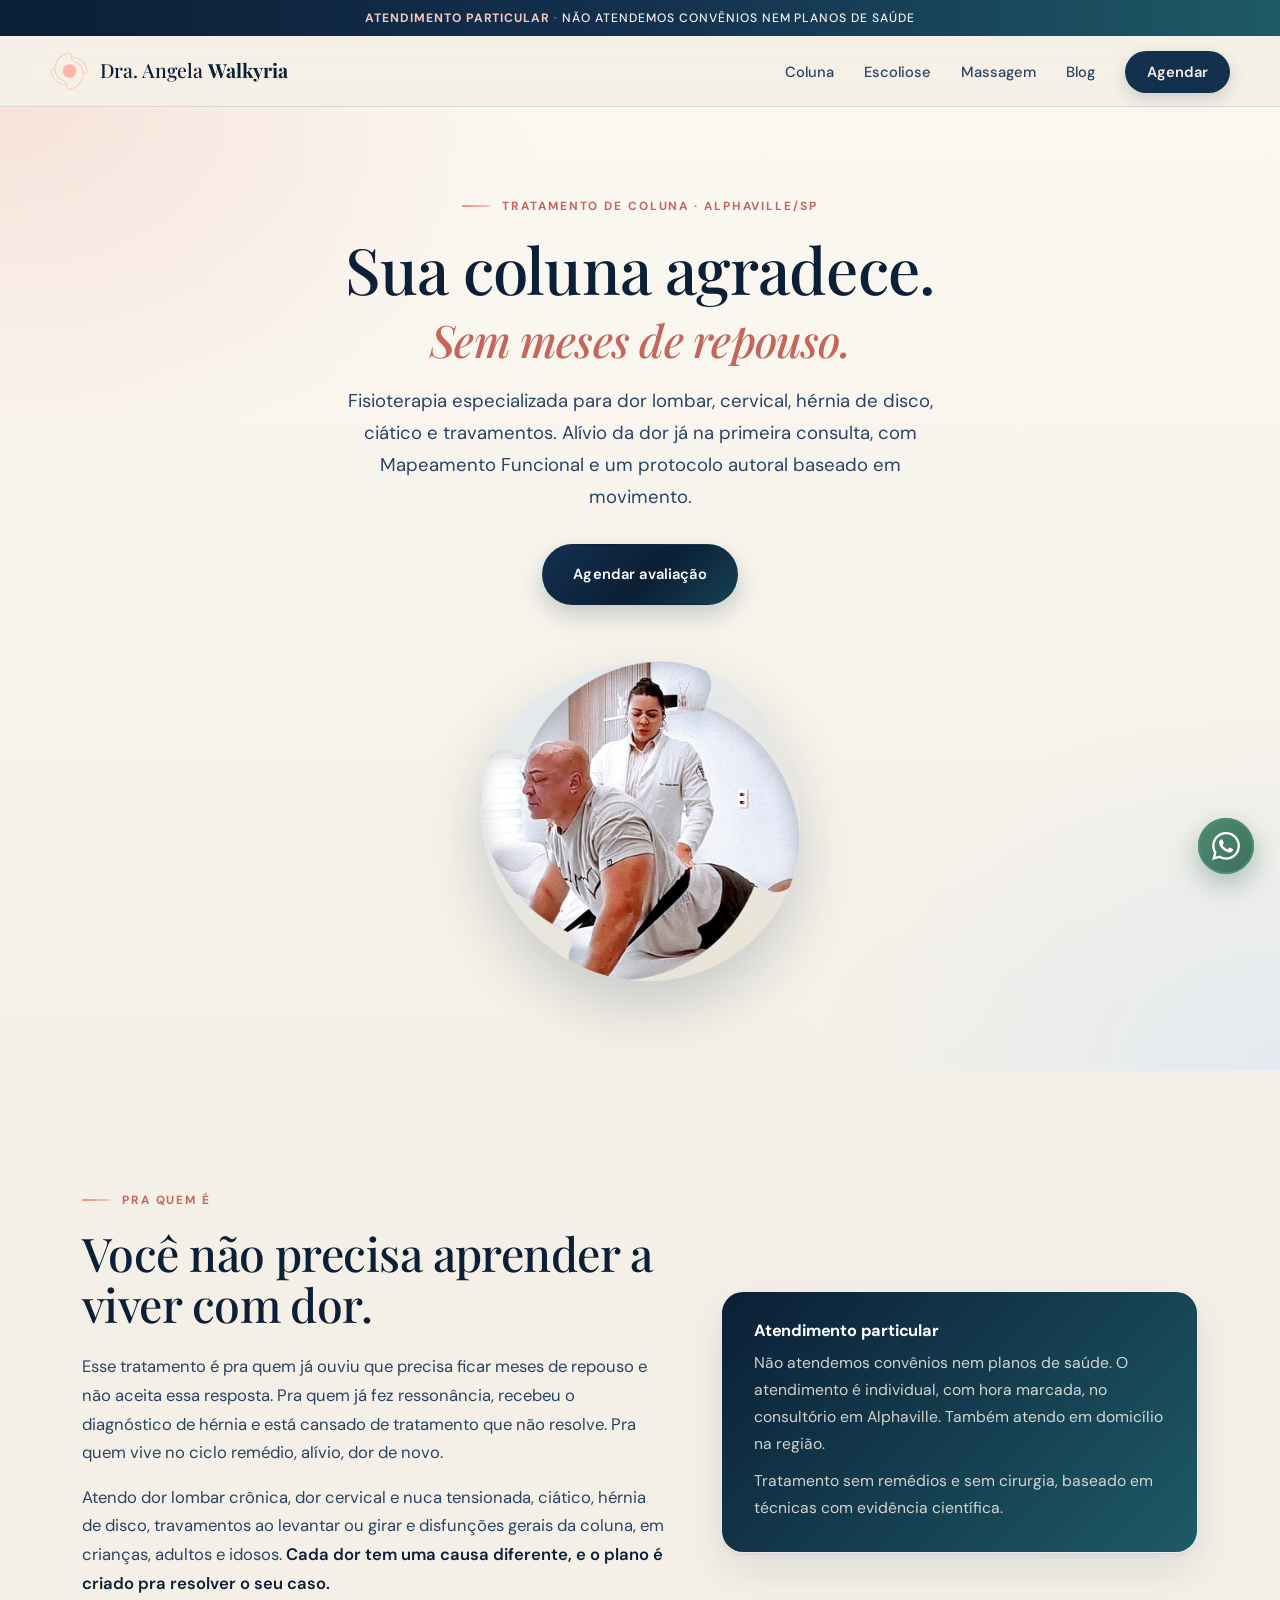
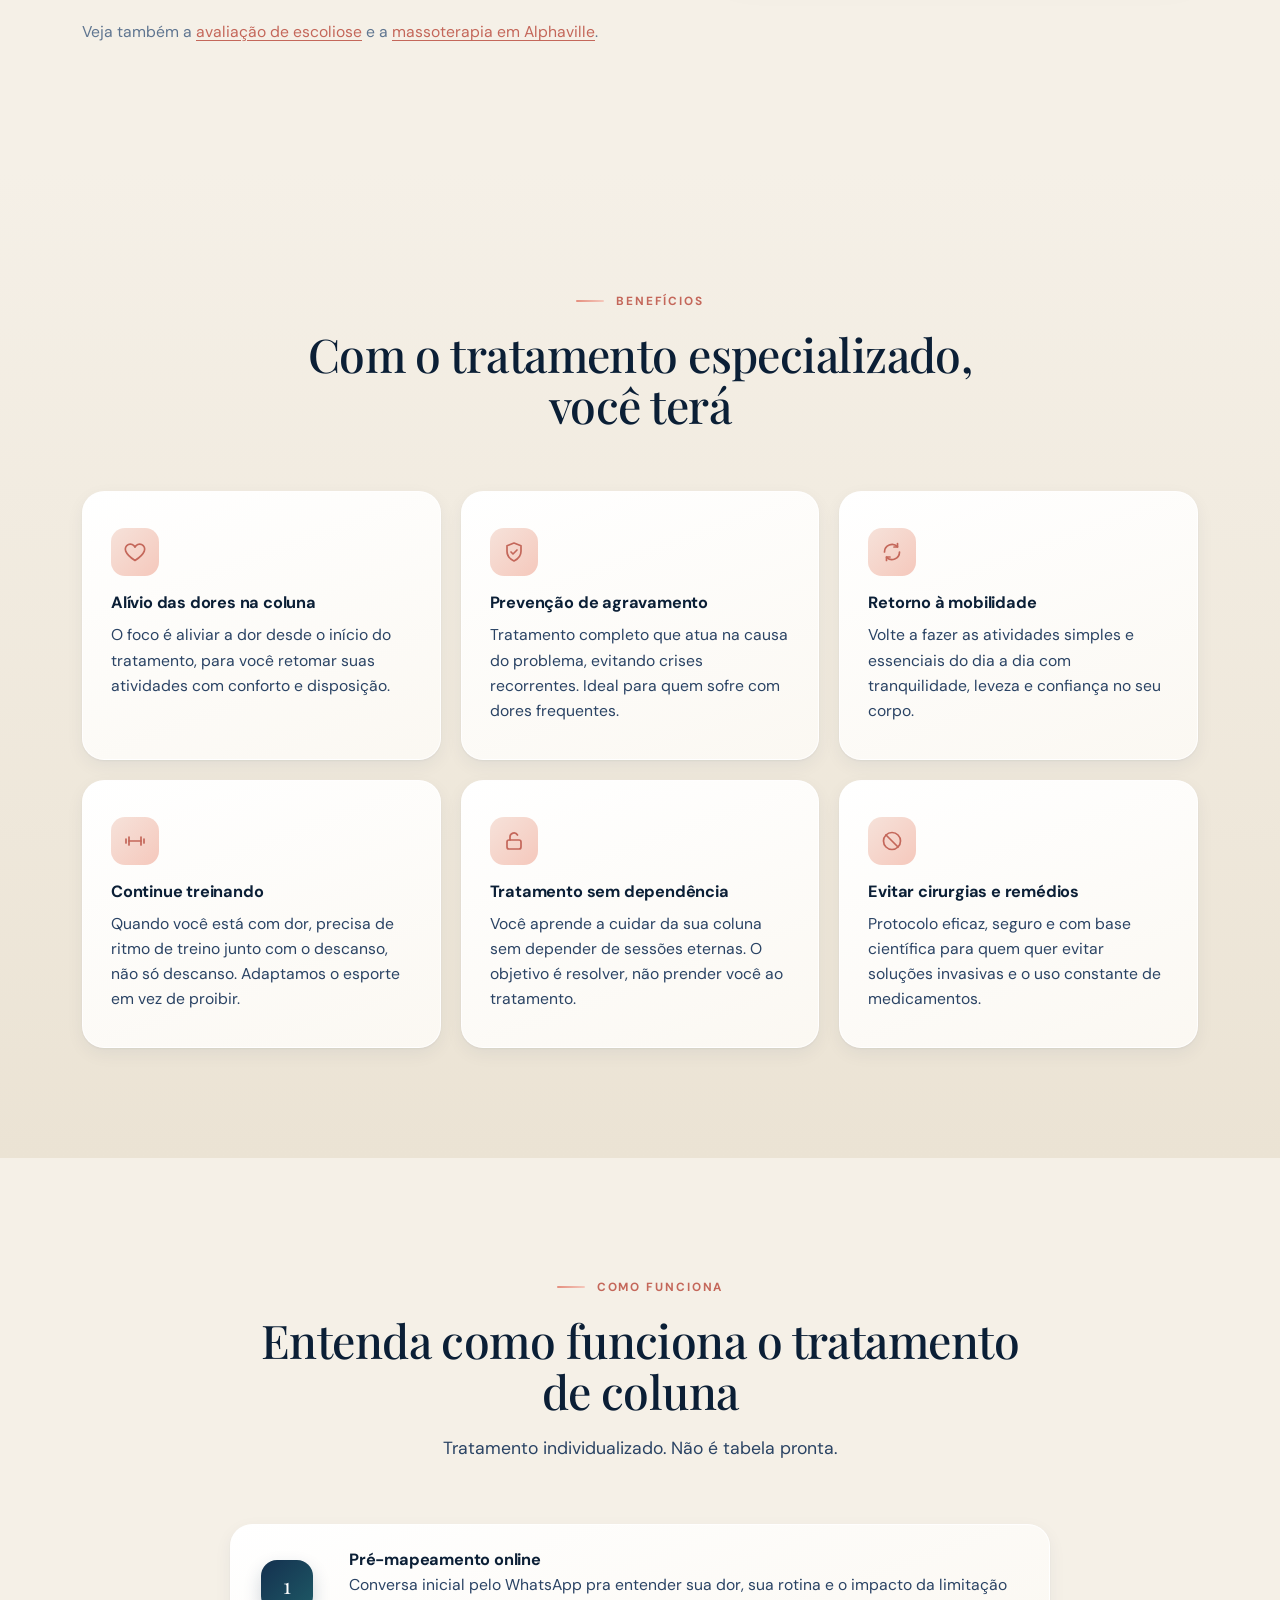
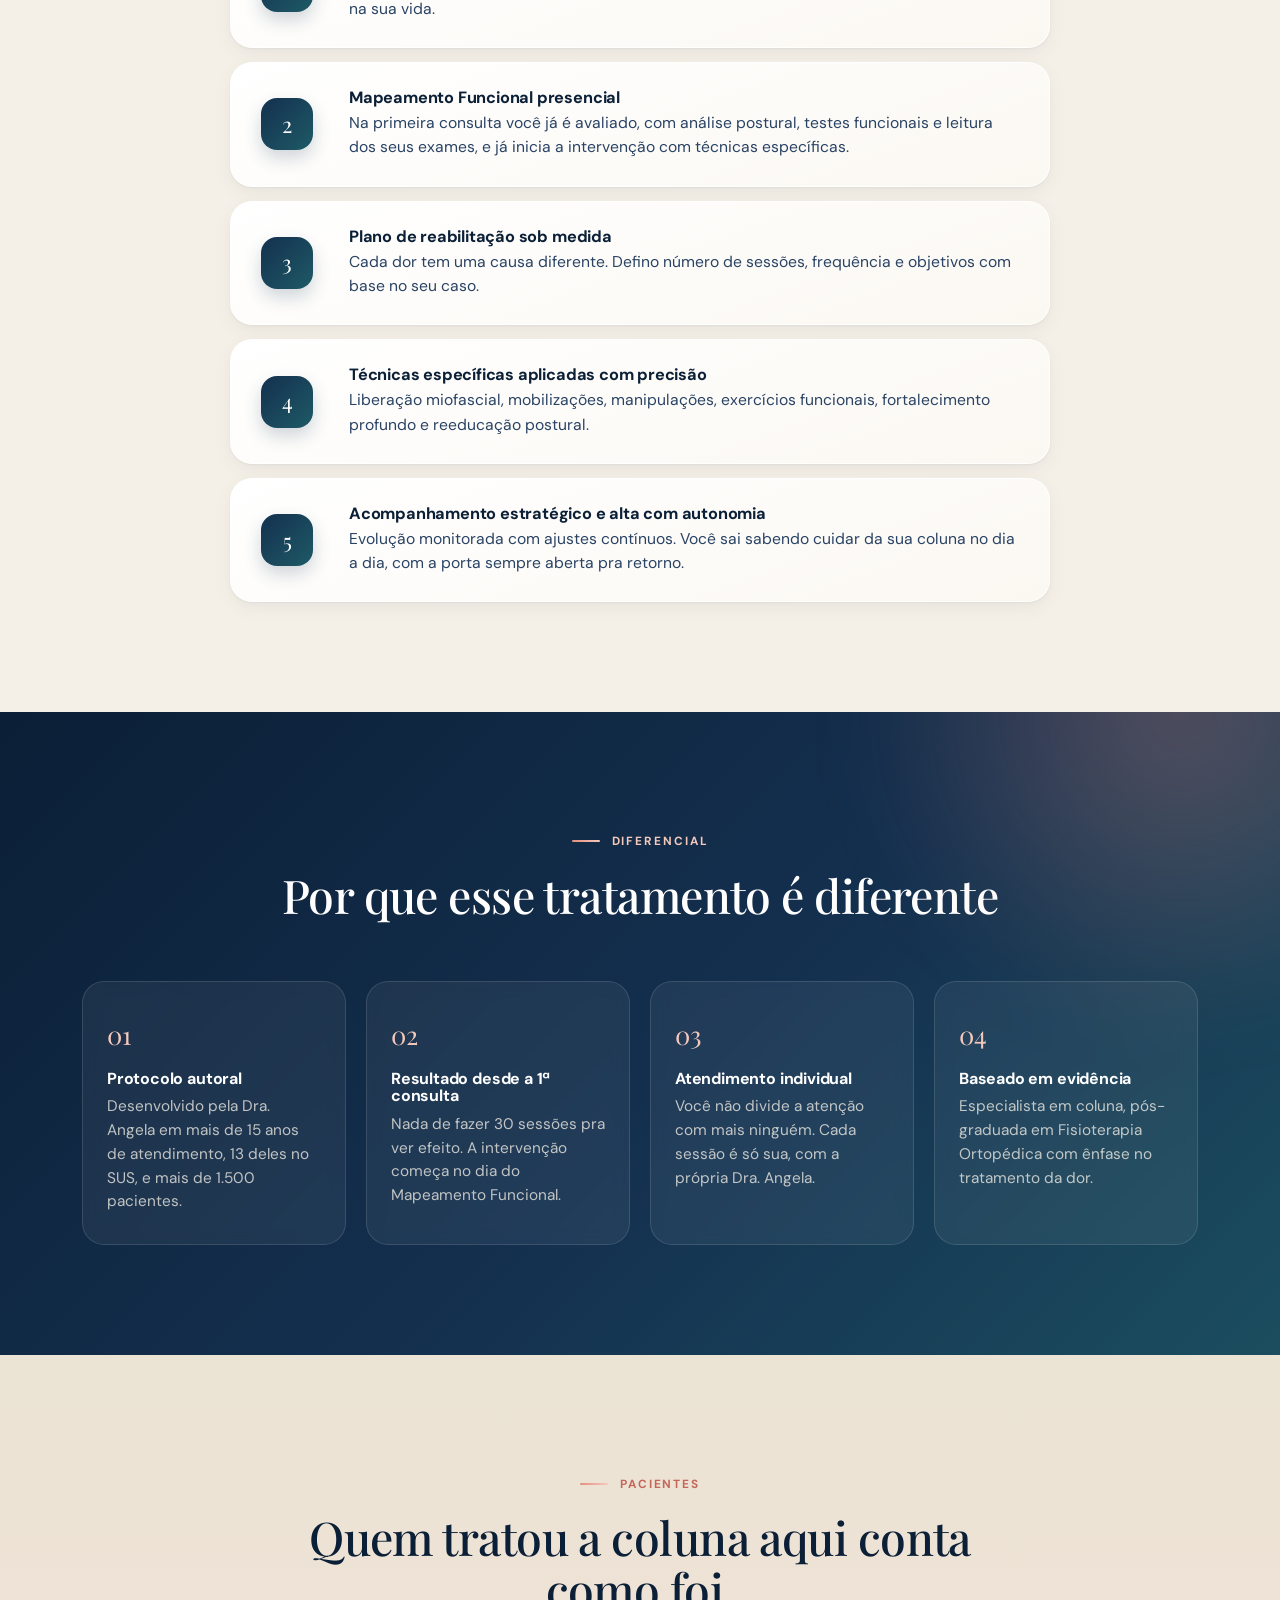
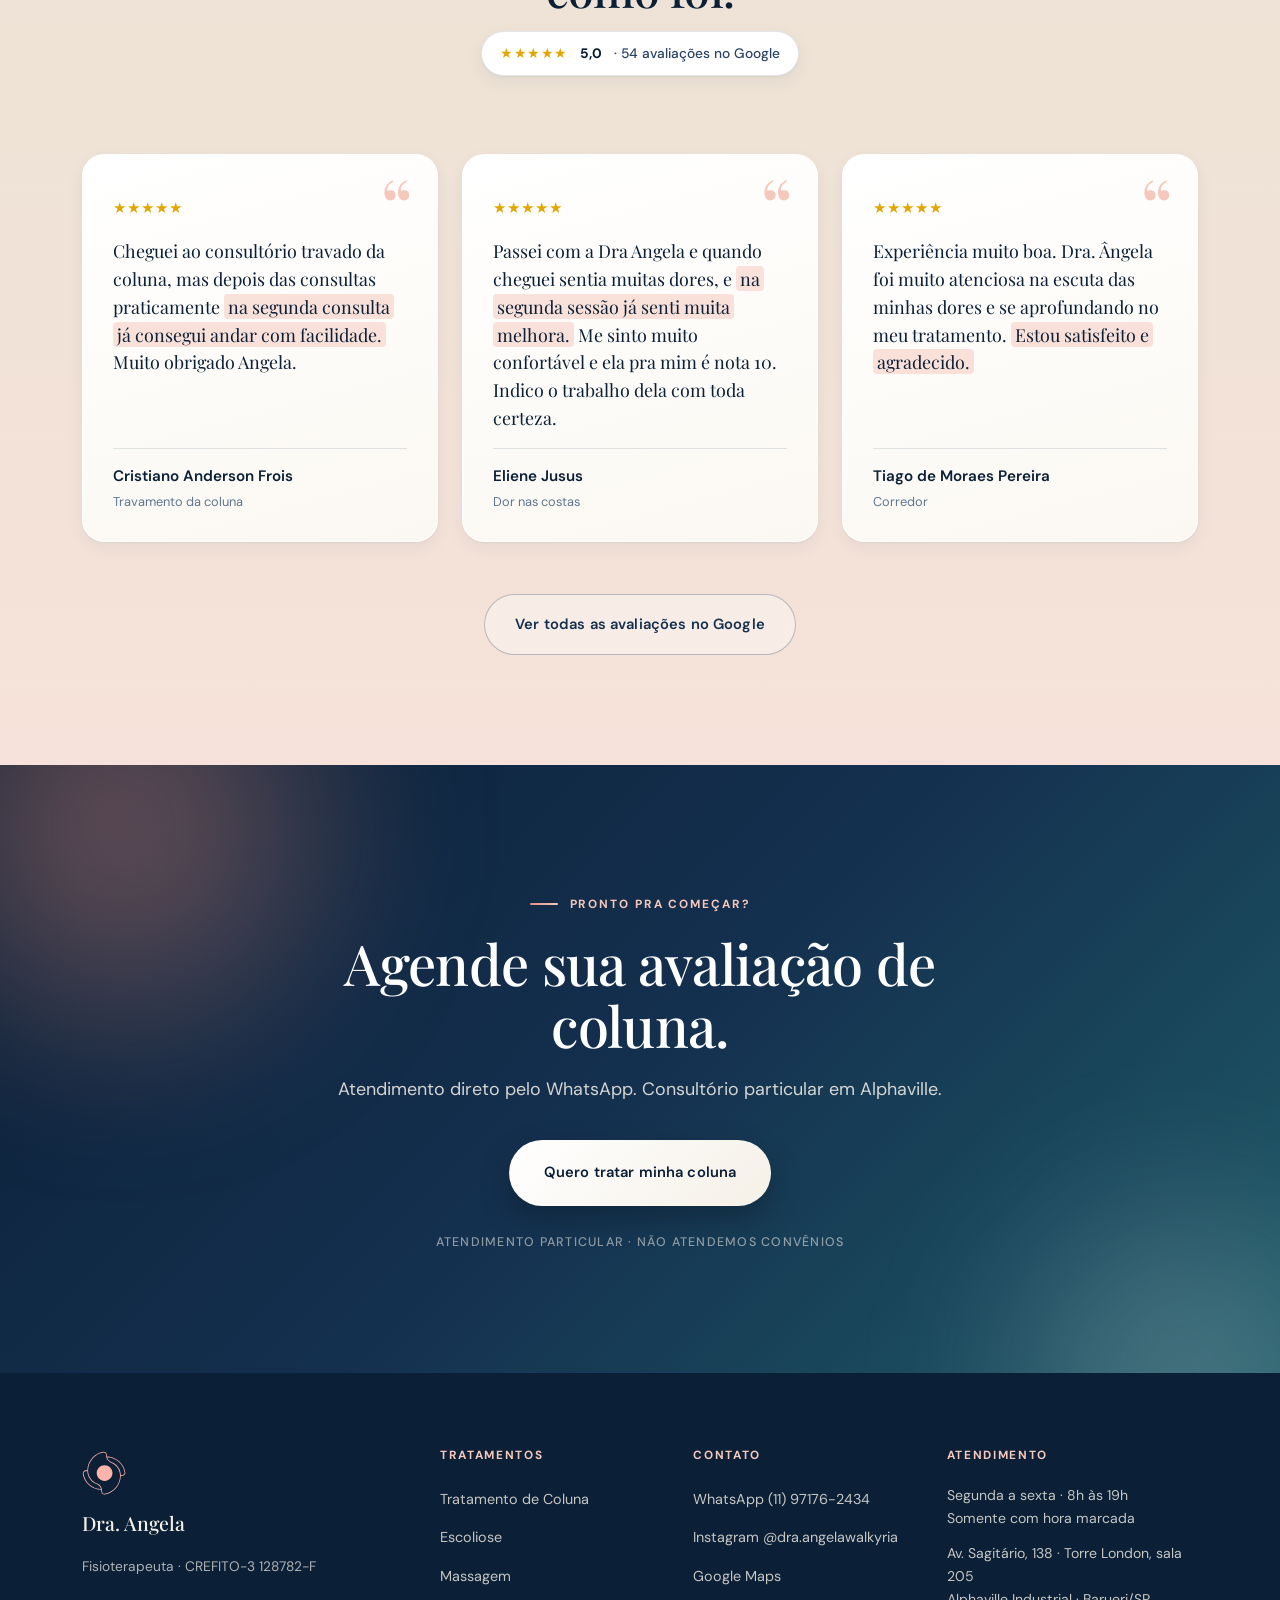
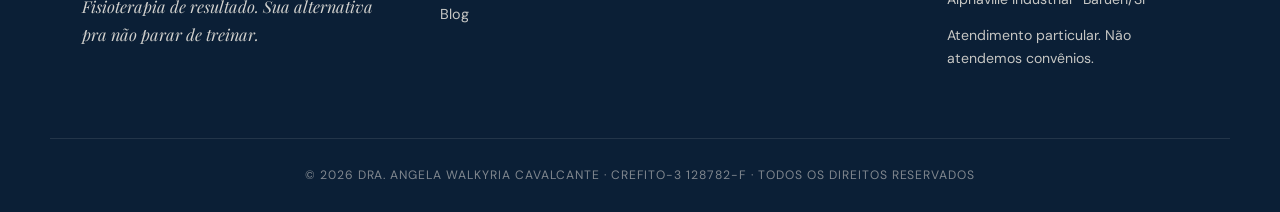
<file: coluna.html>
<!DOCTYPE html>
<html lang="pt-BR">
<head>
  <meta charset="UTF-8">
  <meta name="viewport" content="width=device-width, initial-scale=1, shrink-to-fit=no">

  <title>Tratamento de Coluna em Alphaville | Dor Lombar, Cervical e Hérnia de Disco</title>
  <meta name="title" content="Tratamento de Coluna em Alphaville | Dor Lombar, Cervical e Hérnia de Disco">
  <meta name="description" content="Fisioterapia especializada em coluna em Alphaville/SP: dor lombar, cervical, hérnia de disco, ciático e travamentos. Alívio da dor já na primeira consulta, sem remédios e sem cirurgia. Dra. Angela Walkyria.">
  <meta name="keywords" content="tratamento de coluna alphaville, fisioterapia dor lombar barueri, hérnia de disco alphaville, dor nas costas alphaville, fisioterapia coluna santana de parnaíba, dor ciática alphaville, dra angela walkyria coluna, tratamento dor coluna sem cirurgia">
  <meta name="robots" content="index, follow">
  <meta name="geo.region" content="BR-SP">
  <meta name="geo.placename" content="Alphaville, Barueri">

  <meta property="og:type" content="website">
  <meta property="og:url" content="https://draangelawalkyria.com.br/coluna">
  <meta property="og:title" content="Tratamento de Coluna em Alphaville | Dra. Angela Walkyria">
  <meta property="og:description" content="Alívio da dor já na primeira consulta, sem remédios e sem cirurgia. Fisioterapia especializada em coluna em Alphaville/SP.">
  <meta property="og:image" content="https://draangelawalkyria.com.br/assets/og-image.jpg">
  <meta property="og:locale" content="pt_BR">

  <link rel="canonical" href="https://draangelawalkyria.com.br/coluna">
  <link rel="icon" type="image/png" href="/assets/favicon.png">
  <link rel="apple-touch-icon" href="/assets/apple-touch-icon.png">

  <script type="application/ld+json">
  {
    "@context": "https://schema.org",
    "@type": "MedicalProcedure",
    "name": "Tratamento de Coluna",
    "procedureType": "Physiotherapy",
    "bodyLocation": "Spine",
    "indication": ["Dor lombar", "Dor cervical", "Hérnia de disco", "Dor ciática", "Travamento da coluna", "Lombalgia crônica"],
    "provider": {
      "@type": "MedicalBusiness",
      "name": "Dra. Angela Walkyria - Fisioterapia Especializada em Coluna e Escoliose",
      "url": "https://draangelawalkyria.com.br/",
      "telephone": "+5511971762434"
    },
    "description": "Tratamento fisioterapêutico de coluna com Mapeamento Funcional e protocolo autoral baseado em movimento. Alívio da dor desde a primeira consulta."
  }
  </script>
  <script type="application/ld+json">
  {
    "@context": "https://schema.org",
    "@type": "BreadcrumbList",
    "itemListElement": [
      { "@type": "ListItem", "position": 1, "name": "Início", "item": "https://draangelawalkyria.com.br/" },
      { "@type": "ListItem", "position": 2, "name": "Tratamento de Coluna", "item": "https://draangelawalkyria.com.br/coluna" }
    ]
  }
  </script>

  <link rel="preconnect" href="https://fonts.googleapis.com">
  <link rel="preconnect" href="https://fonts.gstatic.com" crossorigin>
  <link rel="stylesheet" href="/styles.css?v=20260923a">
</head>
<body>

  <div class="site-top">
    <div class="notice-bar" role="note">
      <strong>Atendimento particular</strong> <span>·</span> Não atendemos convênios nem planos de saúde
    </div>
    <header class="site-header" role="banner">
      <div class="container nav-wrapper">
        <a href="/" class="brand" aria-label="Dra. Angela Walkyria - Página inicial">
          <span class="brand-logo" aria-hidden="true"><img src="/assets/logo.svg" alt="" width="36" height="36"></span>
          <span class="brand-name">Dra. Angela <strong>Walkyria</strong></span>
        </a>
        <nav class="main-nav" role="navigation" aria-label="Menu principal">
          <ul>
            <li><a href="/coluna">Coluna</a></li>
            <li><a href="/escoliose">Escoliose</a></li>
            <li><a href="/massagem">Massagem</a></li>
            <li><a href="/blog">Blog</a></li>
            <li><a href="#contato" class="nav-cta">Agendar</a></li>
          </ul>
        </nav>
        <button class="nav-toggle" aria-label="Abrir menu" aria-expanded="false"><span></span><span></span><span></span></button>
      </div>
    </header>
  </div>

  <!-- HERO -->
  <section class="lp-hero">
    <div class="container">
      <span class="eyebrow">Tratamento de Coluna · Alphaville/SP</span>
      <h1>Sua coluna agradece. <span>Sem meses de repouso.</span></h1>
      <p class="hero-subtitle">Fisioterapia especializada para dor lombar, cervical, hérnia de disco, ciático e travamentos. Alívio da dor já na primeira consulta, com Mapeamento Funcional e um protocolo autoral baseado em movimento.</p>
      <a href="https://wa.me/5511971762434?text=Ol%C3%A1%2C%20vim%20pelo%20site.%20Quero%20agendar%20uma%20avalia%C3%A7%C3%A3o%20de%20coluna%20com%20a%20Dra.%20Angela" target="_blank" rel="noopener" class="btn btn-primary">Agendar avaliação</a>
      <div class="lp-hero-figure recorte">
        <img src="/assets/coluna1.webp" alt="Dra. Angela Walkyria aplicando técnica de mobilização na coluna de um paciente" width="783" height="782" loading="eager">
      </div>
    </div>
  </section>

  <!-- PRA QUEM É -->
  <section class="lp-section lp-section-light">
    <div class="container lp-grid-2">
      <div>
        <span class="eyebrow">Pra quem é</span>
        <h2>Você não precisa aprender a viver com dor.</h2>
        <p>Esse tratamento é pra quem já ouviu que precisa ficar meses de repouso e não aceita essa resposta. Pra quem já fez ressonância, recebeu o diagnóstico de hérnia e está cansado de tratamento que não resolve. Pra quem vive no ciclo remédio, alívio, dor de novo.</p>
        <p>Atendo dor lombar crônica, dor cervical e nuca tensionada, ciático, hérnia de disco, travamentos ao levantar ou girar e disfunções gerais da coluna, em crianças, adultos e idosos. <strong>Cada dor tem uma causa diferente, e o plano é criado pra resolver o seu caso.</strong></p>
        <p class="lp-links">Veja também a <a href="/escoliose">avaliação de escoliose</a> e a <a href="/massagem">massoterapia em Alphaville</a>.</p>
      </div>
      <div class="callout escuro">
        <h3>Atendimento particular</h3>
        <p>Não atendemos convênios nem planos de saúde. O atendimento é individual, com hora marcada, no consultório em Alphaville. Também atendo em domicílio na região.</p>
        <p>Tratamento sem remédios e sem cirurgia, baseado em técnicas com evidência científica.</p>
      </div>
    </div>
  </section>

  <!-- BENEFÍCIOS -->
  <section class="lp-section lp-section-gray">
    <div class="container">
      <div class="section-header">
        <span class="eyebrow">Benefícios</span>
        <h2>Com o tratamento especializado, você terá</h2>
      </div>
      <div class="benefits-grid">
        <div class="benefit-card">
          <div class="benefit-icon"><svg viewBox="0 0 24 24" aria-hidden="true"><path d="M12 20.5s-7.5-4.8-9.3-9.4A4.7 4.7 0 0 1 12 7.2a4.7 4.7 0 0 1 9.3 3.9c-1.8 4.6-9.3 9.4-9.3 9.4z"/></svg></div>
          <h3>Alívio das dores na coluna</h3>
          <p>O foco é aliviar a dor desde o início do tratamento, para você retomar suas atividades com conforto e disposição.</p>
        </div>
        <div class="benefit-card">
          <div class="benefit-icon"><svg viewBox="0 0 24 24" aria-hidden="true"><path d="M12 3l7 2.8v5.4c0 4.6-3 7.8-7 9.8-4-2-7-5.2-7-9.8V5.8z"/><path d="M9 12l2 2 4-4"/></svg></div>
          <h3>Prevenção de agravamento</h3>
          <p>Tratamento completo que atua na causa do problema, evitando crises recorrentes. Ideal para quem sofre com dores frequentes.</p>
        </div>
        <div class="benefit-card">
          <div class="benefit-icon"><svg viewBox="0 0 24 24" aria-hidden="true"><path d="M4.5 12a7.5 7.5 0 0 1 13-5.1"/><path d="M17.5 3.5v3.5H14"/><path d="M19.5 12a7.5 7.5 0 0 1-13 5.1"/><path d="M6.5 20.5V17H10"/></svg></div>
          <h3>Retorno à mobilidade</h3>
          <p>Volte a fazer as atividades simples e essenciais do dia a dia com tranquilidade, leveza e confiança no seu corpo.</p>
        </div>
        <div class="benefit-card">
          <div class="benefit-icon"><svg viewBox="0 0 24 24" aria-hidden="true"><path d="M3 10v4M6 8v8M18 8v8M21 10v4"/><path d="M6 12h12"/></svg></div>
          <h3>Continue treinando</h3>
          <p>Quando você está com dor, precisa de ritmo de treino junto com o descanso, não só descanso. Adaptamos o esporte em vez de proibir.</p>
        </div>
        <div class="benefit-card">
          <div class="benefit-icon"><svg viewBox="0 0 24 24" aria-hidden="true"><rect x="5" y="11" width="14" height="9" rx="2"/><path d="M8 11V8a4 4 0 0 1 7.5-2"/></svg></div>
          <h3>Tratamento sem dependência</h3>
          <p>Você aprende a cuidar da sua coluna sem depender de sessões eternas. O objetivo é resolver, não prender você ao tratamento.</p>
        </div>
        <div class="benefit-card">
          <div class="benefit-icon"><svg viewBox="0 0 24 24" aria-hidden="true"><circle cx="12" cy="12" r="8.5"/><path d="M6 6l12 12"/></svg></div>
          <h3>Evitar cirurgias e remédios</h3>
          <p>Protocolo eficaz, seguro e com base científica para quem quer evitar soluções invasivas e o uso constante de medicamentos.</p>
        </div>
      </div>
    </div>
  </section>

  <!-- COMO FUNCIONA -->
  <section class="lp-section lp-section-light">
    <div class="container">
      <div class="section-header">
        <span class="eyebrow">Como funciona</span>
        <h2>Entenda como funciona o tratamento de coluna</h2>
        <p class="section-subtitle">Tratamento individualizado. Não é tabela pronta.</p>
      </div>
      <div class="steps-list">
        <div class="step-item">
          <div class="step-number">1</div>
          <div class="step-content">
            <h3>Pré-mapeamento online</h3>
            <p>Conversa inicial pelo WhatsApp pra entender sua dor, sua rotina e o impacto da limitação na sua vida.</p>
          </div>
        </div>
        <div class="step-item">
          <div class="step-number">2</div>
          <div class="step-content">
            <h3>Mapeamento Funcional presencial</h3>
            <p>Na primeira consulta você já é avaliado, com análise postural, testes funcionais e leitura dos seus exames, e já inicia a intervenção com técnicas específicas.</p>
          </div>
        </div>
        <div class="step-item">
          <div class="step-number">3</div>
          <div class="step-content">
            <h3>Plano de reabilitação sob medida</h3>
            <p>Cada dor tem uma causa diferente. Defino número de sessões, frequência e objetivos com base no seu caso.</p>
          </div>
        </div>
        <div class="step-item">
          <div class="step-number">4</div>
          <div class="step-content">
            <h3>Técnicas específicas aplicadas com precisão</h3>
            <p>Liberação miofascial, mobilizações, manipulações, exercícios funcionais, fortalecimento profundo e reeducação postural.</p>
          </div>
        </div>
        <div class="step-item">
          <div class="step-number">5</div>
          <div class="step-content">
            <h3>Acompanhamento estratégico e alta com autonomia</h3>
            <p>Evolução monitorada com ajustes contínuos. Você sai sabendo cuidar da sua coluna no dia a dia, com a porta sempre aberta pra retorno.</p>
          </div>
        </div>
      </div>
    </div>
  </section>

  <!-- DIFERENCIAL -->
  <section class="lp-section lp-section-dark">
    <div class="container">
      <div class="section-header">
        <span class="eyebrow eyebrow-light">Diferencial</span>
        <h2>Por que esse tratamento é diferente</h2>
      </div>
      <div class="diferenciais-grid">
        <div class="diferencial-item">
          <div class="diferencial-icon">01</div>
          <h3>Protocolo autoral</h3>
          <p>Desenvolvido pela Dra. Angela em mais de 15 anos de atendimento, 13 deles no SUS, e mais de 1.500 pacientes.</p>
        </div>
        <div class="diferencial-item">
          <div class="diferencial-icon">02</div>
          <h3>Resultado desde a 1ª consulta</h3>
          <p>Nada de fazer 30 sessões pra ver efeito. A intervenção começa no dia do Mapeamento Funcional.</p>
        </div>
        <div class="diferencial-item">
          <div class="diferencial-icon">03</div>
          <h3>Atendimento individual</h3>
          <p>Você não divide a atenção com mais ninguém. Cada sessão é só sua, com a própria Dra. Angela.</p>
        </div>
        <div class="diferencial-item">
          <div class="diferencial-icon">04</div>
          <h3>Baseado em evidência</h3>
          <p>Especialista em coluna, pós-graduada em Fisioterapia Ortopédica com ênfase no tratamento da dor.</p>
        </div>
      </div>
    </div>
  </section>

  <!-- DEPOIMENTOS -->
  <section class="depoimentos em-lp">
    <div class="container">
      <div class="section-header">
        <span class="eyebrow">Pacientes</span>
        <h2>Quem tratou a coluna aqui conta como foi.</h2>
        <div class="google-badge"><span class="stars">★★★★★</span> <strong>5,0</strong> · 54 avaliações no Google</div>
      </div>
      <div class="depoimentos-grid">
        <article class="depoimento-card">
          <div class="depoimento-rating" aria-label="5 estrelas">★★★★★</div>
          <blockquote><p>Cheguei ao consultório travado da coluna, mas depois das consultas praticamente <mark>na segunda consulta já consegui andar com facilidade.</mark> Muito obrigado Angela.</p></blockquote>
          <footer class="depoimento-author"><strong>Cristiano Anderson Frois</strong><span>Travamento da coluna</span></footer>
        </article>
        <article class="depoimento-card">
          <div class="depoimento-rating" aria-label="5 estrelas">★★★★★</div>
          <blockquote><p>Passei com a Dra Angela e quando cheguei sentia muitas dores, e <mark>na segunda sessão já senti muita melhora.</mark> Me sinto muito confortável e ela pra mim é nota 10. Indico o trabalho dela com toda certeza.</p></blockquote>
          <footer class="depoimento-author"><strong>Eliene Jusus</strong><span>Dor nas costas</span></footer>
        </article>
        <article class="depoimento-card">
          <div class="depoimento-rating" aria-label="5 estrelas">★★★★★</div>
          <blockquote><p>Experiência muito boa. Dra. Ângela foi muito atenciosa na escuta das minhas dores e se aprofundando no meu tratamento. <mark>Estou satisfeito e agradecido.</mark></p></blockquote>
          <footer class="depoimento-author"><strong>Tiago de Moraes Pereira</strong><span>Corredor</span></footer>
        </article>
      </div>
      <div class="depoimentos-cta">
        <a href="https://www.google.com/maps/search/?api=1&query=Dra.+Angela+Walkyria+Fisioterapia+Especializada+em+Coluna+e+Escoliose+Alphaville" target="_blank" rel="noopener" class="btn btn-outline">Ver todas as avaliações no Google</a>
      </div>
    </div>
  </section>

  <!-- CTA FINAL -->
  <section class="cta-final" id="contato">
    <div class="container cta-content">
      <span class="eyebrow eyebrow-light">Pronto pra começar?</span>
      <h2>Agende sua avaliação de coluna.</h2>
      <p>Atendimento direto pelo WhatsApp. Consultório particular em Alphaville.</p>
      <a href="https://wa.me/5511971762434?text=Ol%C3%A1%2C%20vim%20pelo%20site.%20Quero%20agendar%20uma%20avalia%C3%A7%C3%A3o%20de%20coluna%20com%20a%20Dra.%20Angela" target="_blank" rel="noopener" class="btn btn-white">Quero tratar minha coluna</a>
      <p class="cta-note">Atendimento particular · Não atendemos convênios</p>
    </div>
  </section>

  <footer class="site-footer" role="contentinfo">
    <div class="container footer-grid">
      <div class="footer-brand">
        <div class="logo-footer" aria-hidden="true"><img src="/assets/logo.svg" alt="" width="56" height="56"></div>
        <span class="brand-name">Dra. Angela <strong>Walkyria</strong></span>
        <p>Fisioterapeuta · CREFITO-3 128782-F</p>
        <p class="footer-tagline">Fisioterapia de resultado. Sua alternativa pra não parar de treinar.</p>
      </div>
      <div class="footer-links">
        <h4>Tratamentos</h4>
        <ul>
          <li><a href="/coluna">Tratamento de Coluna</a></li>
          <li><a href="/escoliose">Escoliose</a></li>
          <li><a href="/massagem">Massagem</a></li>
          <li><a href="/blog">Blog</a></li>
        </ul>
      </div>
      <div class="footer-links">
        <h4>Contato</h4>
        <ul>
          <li><a href="https://wa.me/5511971762434" target="_blank" rel="noopener">WhatsApp (11) 97176-2434</a></li>
          <li><a href="https://www.instagram.com/dra.angelawalkyria" target="_blank" rel="noopener">Instagram @dra.angelawalkyria</a></li>
          <li><a href="https://www.google.com/maps/search/?api=1&query=Dra.+Angela+Walkyria+Fisioterapia+Especializada+em+Coluna+e+Escoliose+Alphaville" target="_blank" rel="noopener">Google Maps</a></li>
        </ul>
      </div>
      <div class="footer-info">
        <h4>Atendimento</h4>
        <p>Segunda a sexta · 8h às 19h<br>Somente com hora marcada</p>
        <p class="footer-address">Av. Sagitário, 138 · Torre London, sala 205<br>Alphaville Industrial · Barueri/SP</p>
        <p>Atendimento particular. Não atendemos convênios.</p>
      </div>
    </div>
    <div class="footer-bottom">
      <div class="container"><p>© 2026 Dra. Angela Walkyria Cavalcante · CREFITO-3 128782-F · Todos os direitos reservados</p></div>
    </div>
  </footer>

  <a href="https://wa.me/5511971762434?text=Ol%C3%A1%2C%20vim%20pelo%20site.%20Quero%20agendar%20uma%20avalia%C3%A7%C3%A3o%20de%20coluna%20com%20a%20Dra.%20Angela" target="_blank" rel="noopener" class="whatsapp-float" aria-label="Falar no WhatsApp">
    <svg width="28" height="28" viewBox="0 0 24 24" fill="currentColor" aria-hidden="true"><path d="M17.472 14.382c-.297-.149-1.758-.867-2.03-.967-.273-.099-.471-.148-.67.15-.197.297-.767.966-.94 1.164-.173.199-.347.223-.644.075-.297-.15-1.255-.463-2.39-1.475-.883-.788-1.48-1.761-1.653-2.059-.173-.297-.018-.458.13-.606.134-.133.298-.347.446-.52.149-.174.198-.298.298-.497.099-.198.05-.371-.025-.52-.075-.149-.669-1.612-.916-2.207-.242-.579-.487-.5-.669-.51-.173-.008-.371-.01-.57-.01-.198 0-.52.074-.792.372-.272.297-1.04 1.016-1.04 2.479 0 1.462 1.065 2.875 1.213 3.074.149.198 2.096 3.2 5.077 4.487.709.306 1.262.489 1.694.625.712.227 1.36.195 1.871.118.571-.085 1.758-.719 2.006-1.413.248-.694.248-1.289.173-1.413-.074-.124-.272-.198-.57-.347m-5.421 7.403h-.004a9.87 9.87 0 01-5.031-1.378l-.361-.214-3.741.982.998-3.648-.235-.374a9.86 9.86 0 01-1.51-5.26c.001-5.45 4.436-9.884 9.888-9.884 2.64 0 5.122 1.03 6.988 2.898a9.825 9.825 0 012.893 6.994c-.003 5.45-4.437 9.884-9.885 9.884m8.413-18.297A11.815 11.815 0 0012.05 0C5.495 0 .16 5.335.157 11.892c0 2.096.547 4.142 1.588 5.945L.057 24l6.305-1.654a11.882 11.882 0 005.683 1.448h.005c6.554 0 11.89-5.335 11.893-11.893a11.821 11.821 0 00-3.48-8.413z"/></svg>
  </a>

  <script src="/main.js?v=20260923a" defer></script>
</body>
</html>
</file>
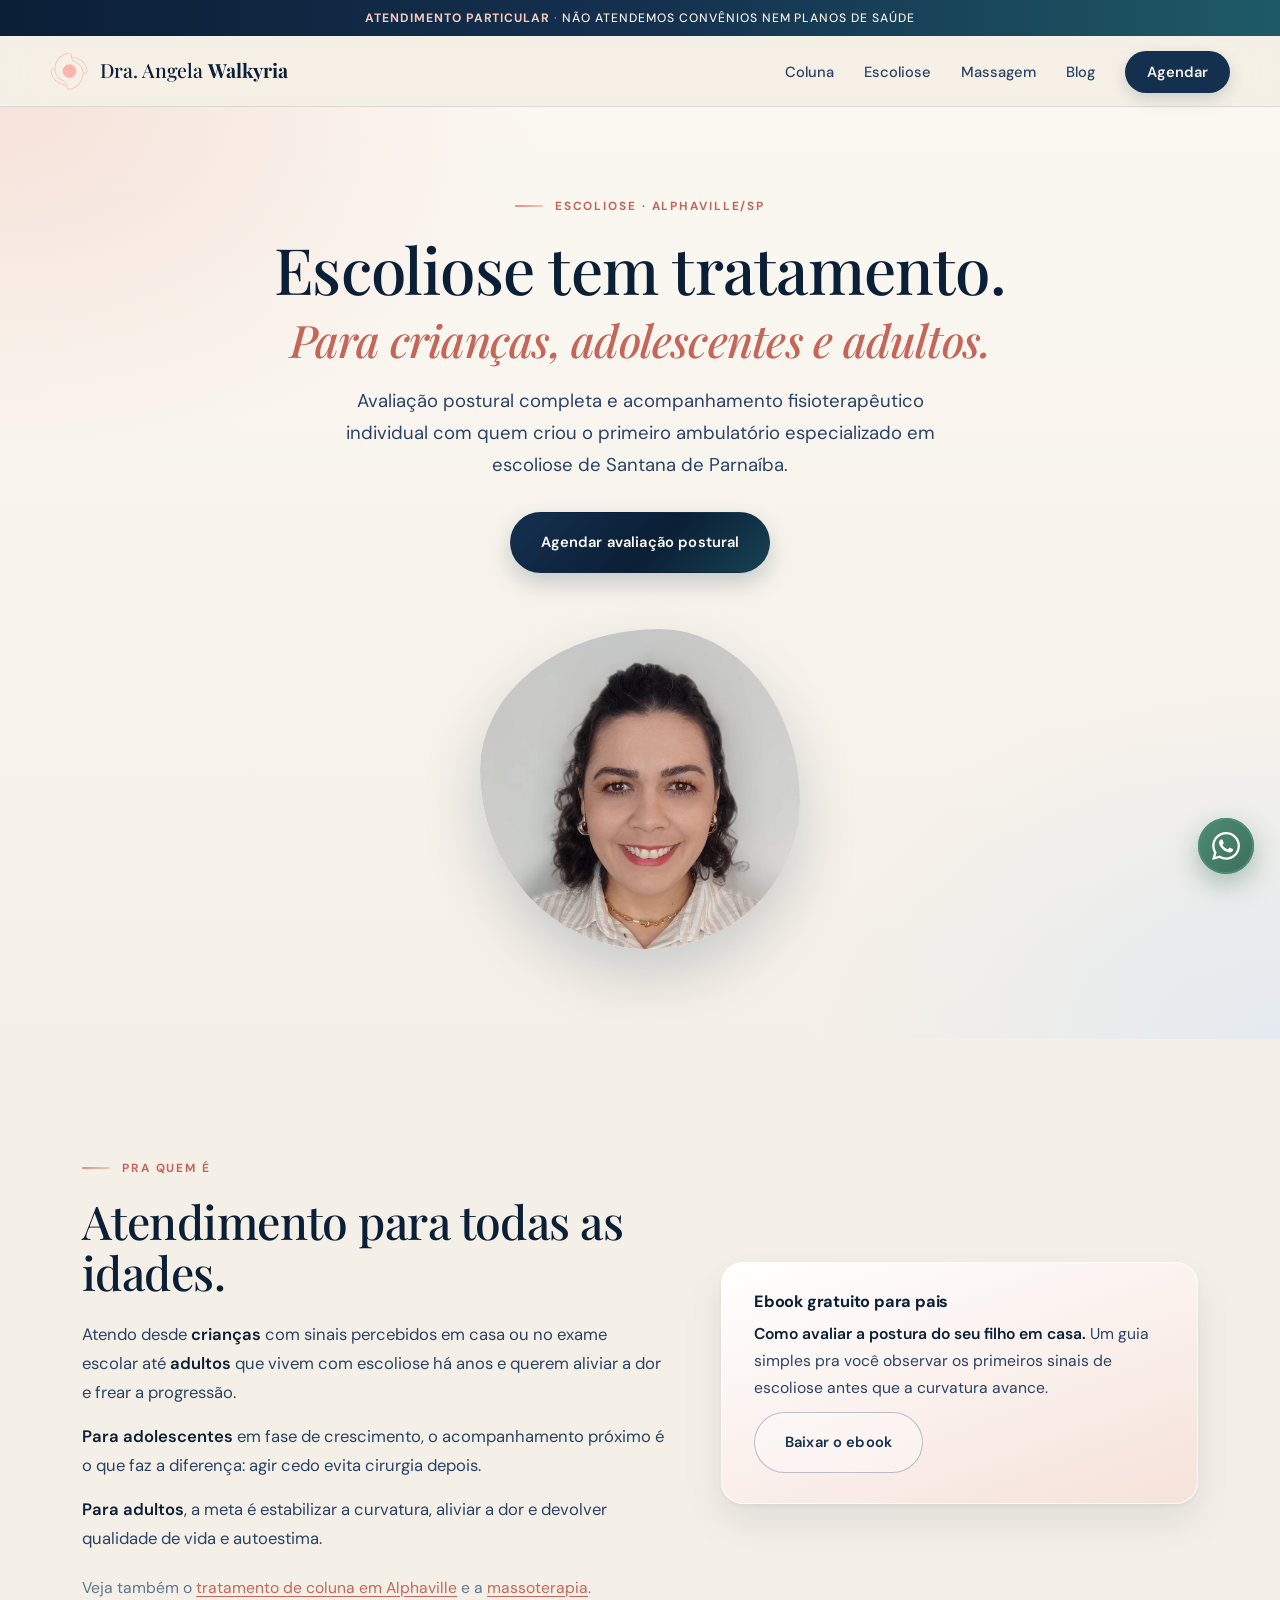
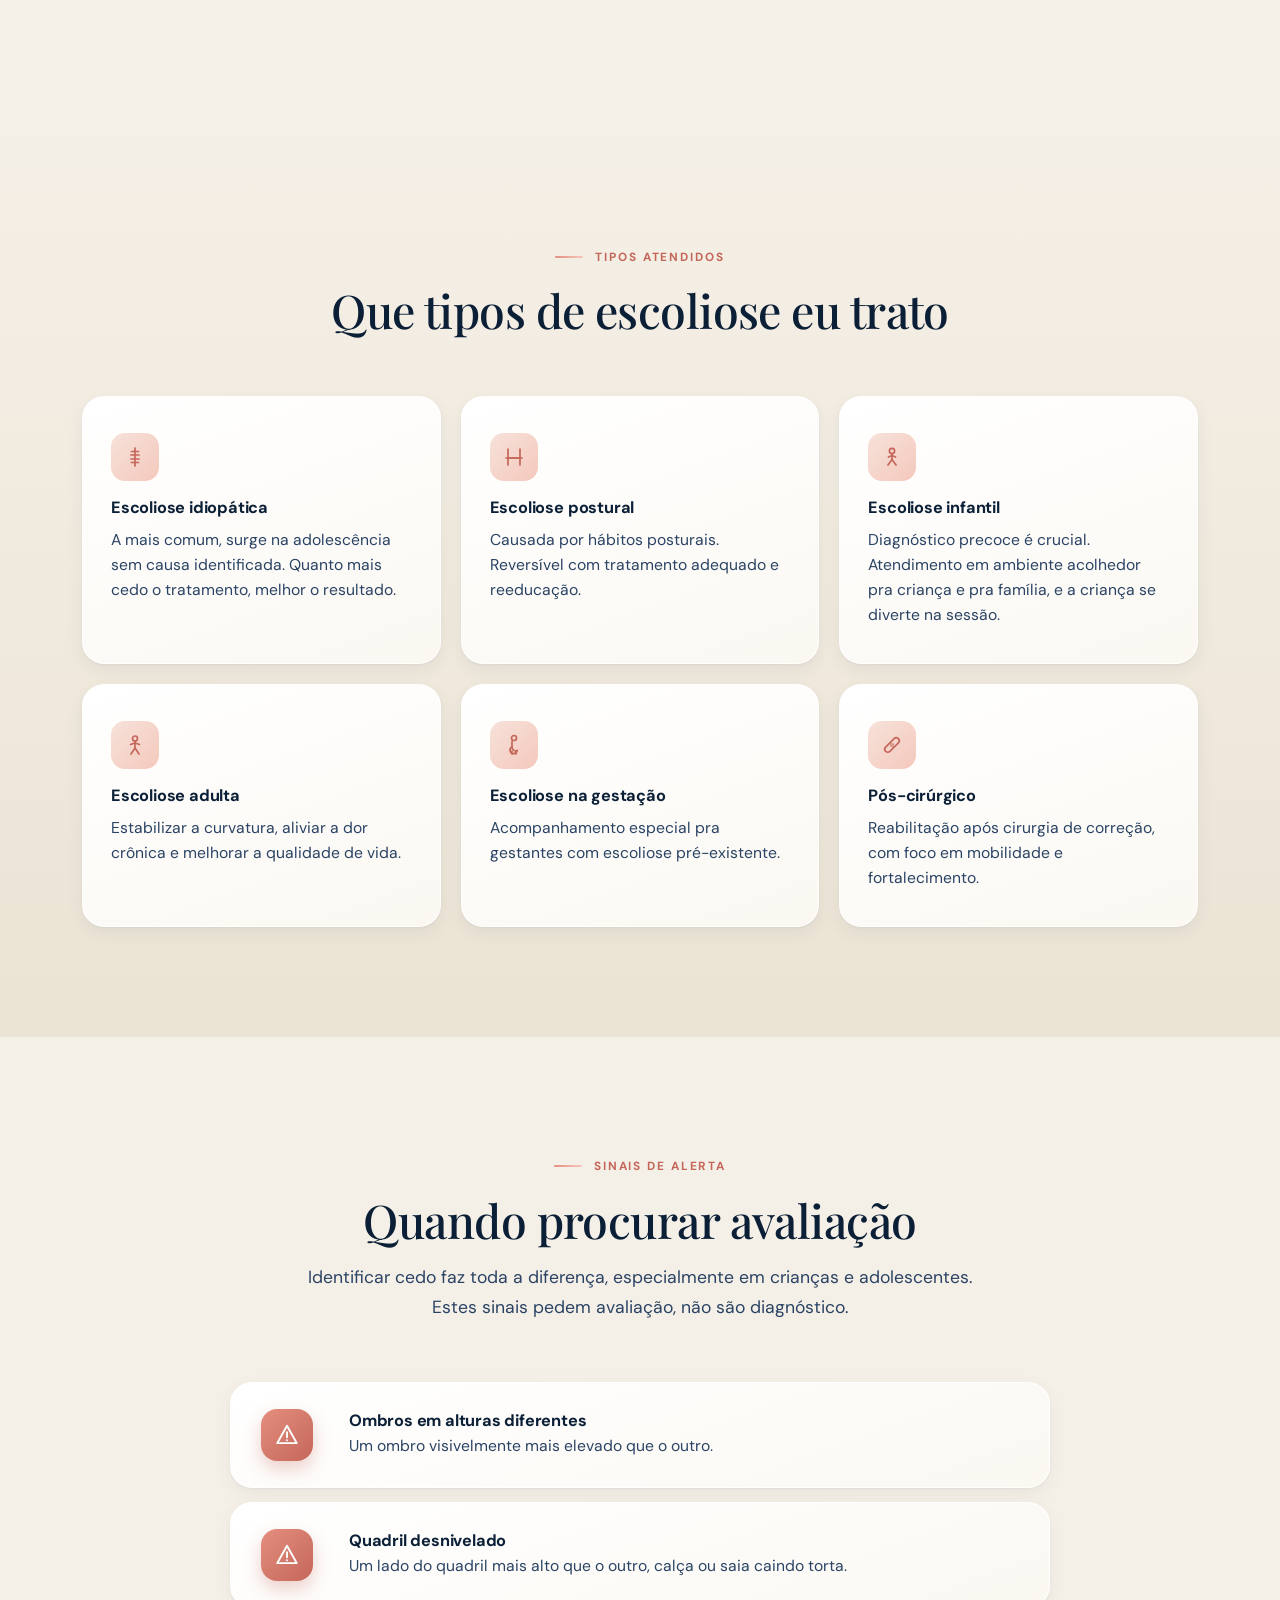
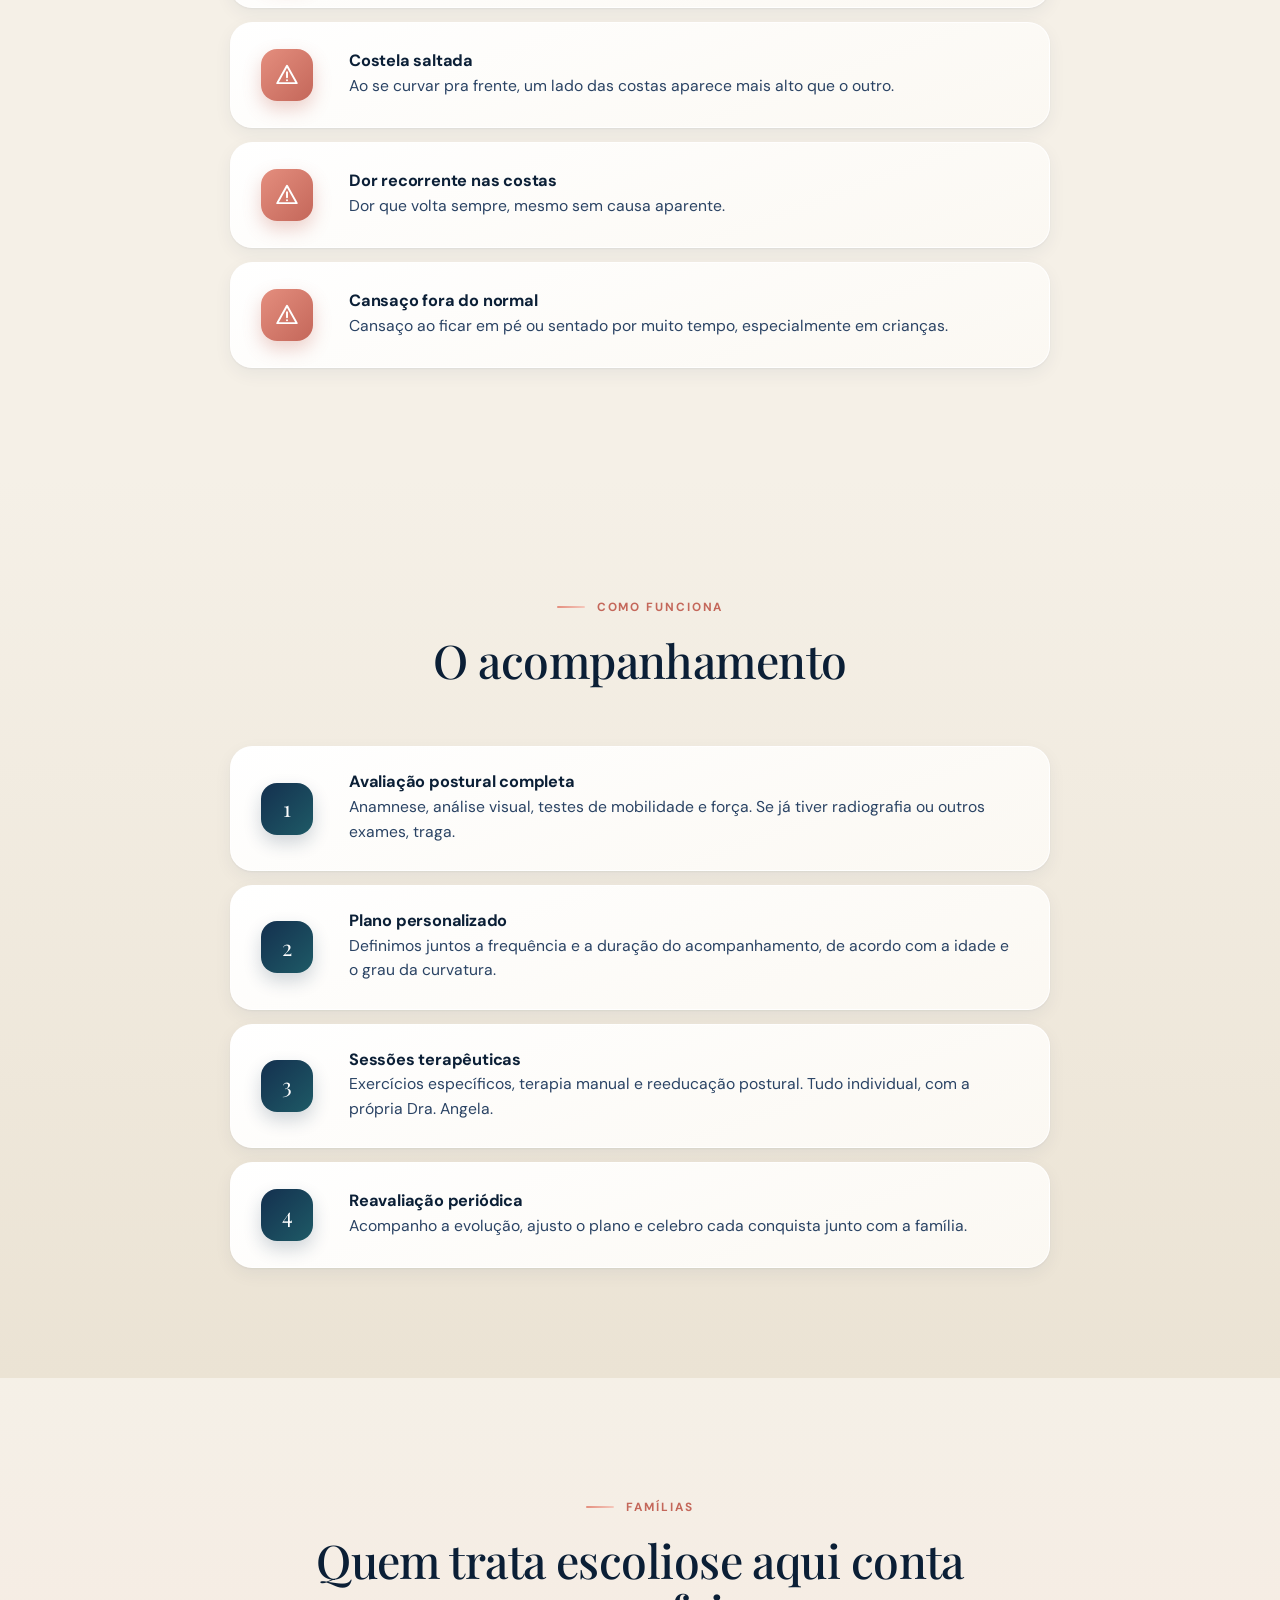
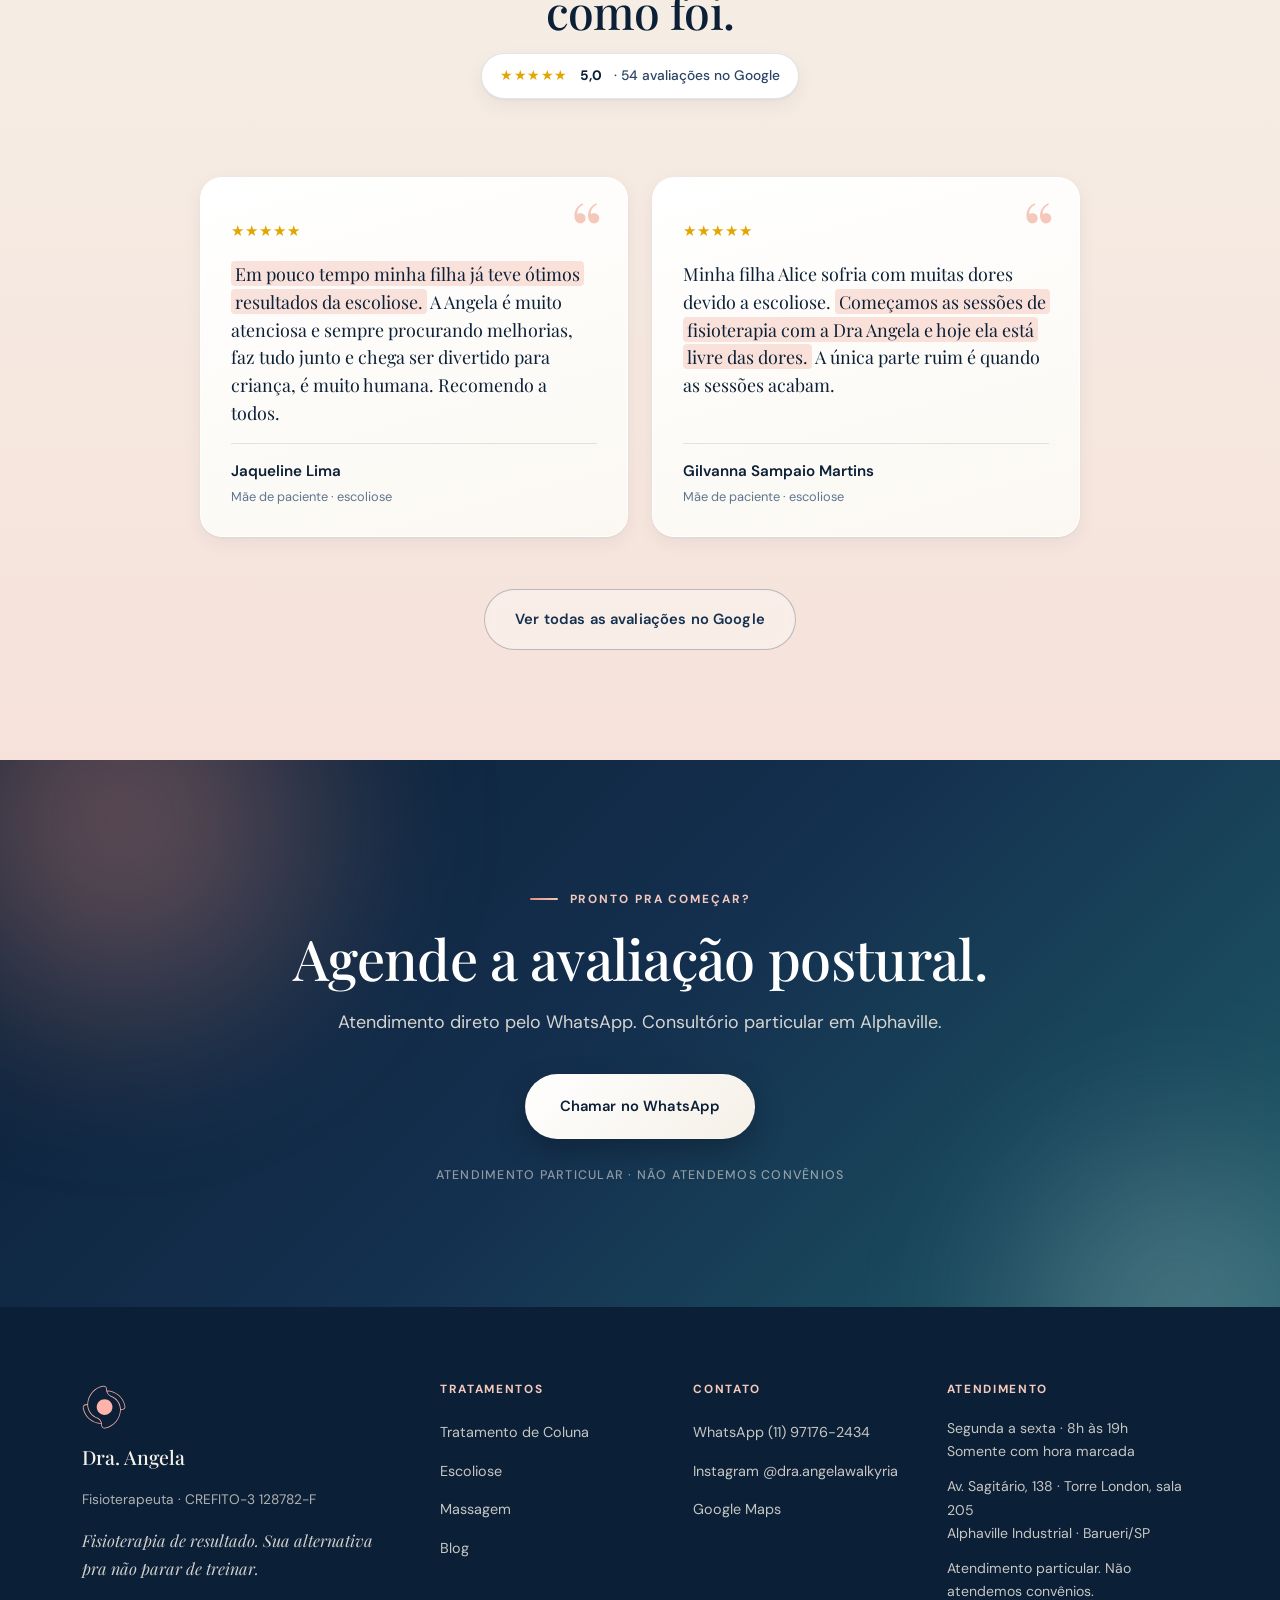
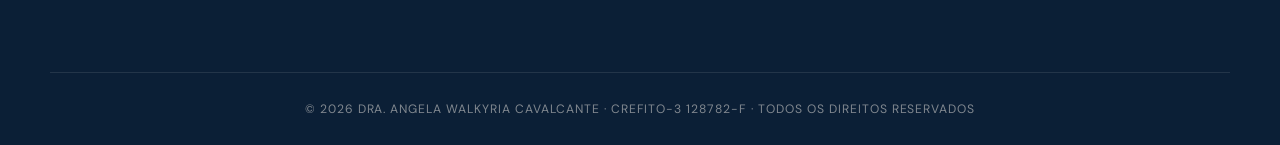
<file: escoliose.html>
<!DOCTYPE html>
<html lang="pt-BR">
<head>
  <meta charset="UTF-8">
  <meta name="viewport" content="width=device-width, initial-scale=1, shrink-to-fit=no">

  <title>Tratamento de Escoliose em Alphaville e Barueri | Dra. Angela Walkyria</title>
  <meta name="title" content="Tratamento de Escoliose em Alphaville e Barueri | Dra. Angela Walkyria">
  <meta name="description" content="Tratamento de escoliose em Alphaville para crianças, adolescentes e adultos. Avaliação postural completa e acompanhamento individual com fisioterapeuta especialista, criadora do primeiro ambulatório de escoliose de Santana de Parnaíba.">
  <meta name="keywords" content="tratamento escoliose alphaville, escoliose infantil alphaville, avaliação postural alphaville, fisioterapeuta escoliose barueri, escoliose adolescente, escoliose adulto, dra angela walkyria escoliose">
  <meta name="robots" content="index, follow">
  <meta name="geo.region" content="BR-SP">
  <meta name="geo.placename" content="Alphaville, Barueri">

  <meta property="og:type" content="website">
  <meta property="og:url" content="https://draangelawalkyria.com.br/escoliose">
  <meta property="og:title" content="Tratamento de Escoliose em Alphaville | Dra. Angela Walkyria">
  <meta property="og:description" content="Escoliose tem tratamento. Atendimento para crianças, adolescentes e adultos em Alphaville.">
  <meta property="og:image" content="https://draangelawalkyria.com.br/assets/og-image.jpg">
  <meta property="og:locale" content="pt_BR">

  <link rel="canonical" href="https://draangelawalkyria.com.br/escoliose">
  <link rel="icon" type="image/png" href="/assets/favicon.png">
  <link rel="apple-touch-icon" href="/assets/apple-touch-icon.png">

  <script type="application/ld+json">
  {
    "@context": "https://schema.org",
    "@type": "MedicalProcedure",
    "name": "Tratamento de Escoliose",
    "procedureType": "Physiotherapy",
    "bodyLocation": "Spine",
    "indication": ["Escoliose idiopática", "Escoliose postural", "Escoliose infantil", "Escoliose em adultos", "Pós-cirúrgico de escoliose"],
    "provider": {
      "@type": "MedicalBusiness",
      "name": "Dra. Angela Walkyria - Fisioterapia Especializada em Coluna e Escoliose",
      "url": "https://draangelawalkyria.com.br/",
      "telephone": "+5511971762434"
    },
    "description": "Avaliação postural e acompanhamento fisioterapêutico de escoliose para crianças, adolescentes e adultos em Alphaville."
  }
  </script>
  <script type="application/ld+json">
  {
    "@context": "https://schema.org",
    "@type": "BreadcrumbList",
    "itemListElement": [
      { "@type": "ListItem", "position": 1, "name": "Início", "item": "https://draangelawalkyria.com.br/" },
      { "@type": "ListItem", "position": 2, "name": "Escoliose", "item": "https://draangelawalkyria.com.br/escoliose" }
    ]
  }
  </script>

  <link rel="preconnect" href="https://fonts.googleapis.com">
  <link rel="preconnect" href="https://fonts.gstatic.com" crossorigin>
  <link rel="stylesheet" href="/styles.css?v=20260923a">
</head>
<body>

  <div class="site-top">
    <div class="notice-bar" role="note">
      <strong>Atendimento particular</strong> <span>·</span> Não atendemos convênios nem planos de saúde
    </div>
    <header class="site-header" role="banner">
      <div class="container nav-wrapper">
        <a href="/" class="brand" aria-label="Dra. Angela Walkyria - Página inicial">
          <span class="brand-logo" aria-hidden="true"><img src="/assets/logo.svg" alt="" width="36" height="36"></span>
          <span class="brand-name">Dra. Angela <strong>Walkyria</strong></span>
        </a>
        <nav class="main-nav" role="navigation" aria-label="Menu principal">
          <ul>
            <li><a href="/coluna">Coluna</a></li>
            <li><a href="/escoliose">Escoliose</a></li>
            <li><a href="/massagem">Massagem</a></li>
            <li><a href="/blog">Blog</a></li>
            <li><a href="#contato" class="nav-cta">Agendar</a></li>
          </ul>
        </nav>
        <button class="nav-toggle" aria-label="Abrir menu" aria-expanded="false"><span></span><span></span><span></span></button>
      </div>
    </header>
  </div>

  <!-- HERO -->
  <section class="lp-hero">
    <div class="container">
      <span class="eyebrow">Escoliose · Alphaville/SP</span>
      <h1>Escoliose tem tratamento. <span>Para crianças, adolescentes e adultos.</span></h1>
      <p class="hero-subtitle">Avaliação postural completa e acompanhamento fisioterapêutico individual com quem criou o primeiro ambulatório especializado em escoliose de Santana de Parnaíba.</p>
      <a href="https://wa.me/5511971762434?text=Ol%C3%A1%2C%20vim%20pelo%20site.%20Quero%20agendar%20uma%20avalia%C3%A7%C3%A3o%20de%20escoliose%20com%20a%20Dra.%20Angela" target="_blank" rel="noopener" class="btn btn-primary">Agendar avaliação postural</a>
      <div class="lp-hero-figure recorte">
        <img src="/assets/angela-circulo.webp" alt="Dra. Angela Walkyria, fisioterapeuta especialista em escoliose" width="900" height="900" loading="eager">
      </div>
    </div>
  </section>

  <!-- PRA QUEM É -->
  <section class="lp-section lp-section-light">
    <div class="container lp-grid-2">
      <div>
        <span class="eyebrow">Pra quem é</span>
        <h2>Atendimento para todas as idades.</h2>
        <p>Atendo desde <strong>crianças</strong> com sinais percebidos em casa ou no exame escolar até <strong>adultos</strong> que vivem com escoliose há anos e querem aliviar a dor e frear a progressão.</p>
        <p><strong>Para adolescentes</strong> em fase de crescimento, o acompanhamento próximo é o que faz a diferença: agir cedo evita cirurgia depois.</p>
        <p><strong>Para adultos</strong>, a meta é estabilizar a curvatura, aliviar a dor e devolver qualidade de vida e autoestima.</p>
        <p class="lp-links">Veja também o <a href="/coluna">tratamento de coluna em Alphaville</a> e a <a href="/massagem">massoterapia</a>.</p>
      </div>
      <div class="callout">
        <h3>Ebook gratuito para pais</h3>
        <p><strong>Como avaliar a postura do seu filho em casa.</strong> Um guia simples pra você observar os primeiros sinais de escoliose antes que a curvatura avance.</p>
        <p><a href="https://chk.eduzz.com/39ZB5BEZ9E" target="_blank" rel="noopener" class="btn btn-outline">Baixar o ebook</a></p>
      </div>
    </div>
  </section>

  <!-- TIPOS -->
  <section class="lp-section lp-section-gray">
    <div class="container">
      <div class="section-header">
        <span class="eyebrow">Tipos atendidos</span>
        <h2>Que tipos de escoliose eu trato</h2>
      </div>
      <div class="benefits-grid">
        <div class="benefit-card">
          <div class="benefit-icon"><svg viewBox="0 0 24 24" aria-hidden="true"><path d="M12 3v18"/><path d="M8.5 6.5h7M8 10h8M8 14h8M8.5 17.5h7"/></svg></div>
          <h3>Escoliose idiopática</h3>
          <p>A mais comum, surge na adolescência sem causa identificada. Quanto mais cedo o tratamento, melhor o resultado.</p>
        </div>
        <div class="benefit-card">
          <div class="benefit-icon"><svg viewBox="0 0 24 24" aria-hidden="true"><path d="M6 4v9h12V4"/><path d="M4 13h16"/><path d="M6 13v7M18 13v7"/></svg></div>
          <h3>Escoliose postural</h3>
          <p>Causada por hábitos posturais. Reversível com tratamento adequado e reeducação.</p>
        </div>
        <div class="benefit-card">
          <div class="benefit-icon"><svg viewBox="0 0 24 24" aria-hidden="true"><circle cx="12" cy="6" r="2.6"/><path d="M12 8.6v6"/><path d="M8 20l4-5.4 4 5.4"/><path d="M8.5 12l3.5-1.5 3.5 1.5"/></svg></div>
          <h3>Escoliose infantil</h3>
          <p>Diagnóstico precoce é crucial. Atendimento em ambiente acolhedor pra criança e pra família, e a criança se diverte na sessão.</p>
        </div>
        <div class="benefit-card">
          <div class="benefit-icon"><svg viewBox="0 0 24 24" aria-hidden="true"><circle cx="12" cy="5.5" r="2.5"/><path d="M12 8v7"/><path d="M8 21l4-6 4 6"/><path d="M7.5 11.5L12 10l4.5 1.5"/></svg></div>
          <h3>Escoliose adulta</h3>
          <p>Estabilizar a curvatura, aliviar a dor crônica e melhorar a qualidade de vida.</p>
        </div>
        <div class="benefit-card">
          <div class="benefit-icon"><svg viewBox="0 0 24 24" aria-hidden="true"><circle cx="12" cy="5" r="2.5"/><path d="M10 8.5v5.5a4 4 0 0 0 5 3.9"/><path d="M10 14a3.5 3.5 0 1 0 5 3.3"/><path d="M10 21v-3M14 21v-2"/></svg></div>
          <h3>Escoliose na gestação</h3>
          <p>Acompanhamento especial pra gestantes com escoliose pré-existente.</p>
        </div>
        <div class="benefit-card">
          <div class="benefit-icon"><svg viewBox="0 0 24 24" aria-hidden="true"><rect x="3" y="9" width="18" height="6" rx="3" transform="rotate(-45 12 12)"/><path d="M11 11h.01M13 13h.01M11 13h.01M13 11h.01"/></svg></div>
          <h3>Pós-cirúrgico</h3>
          <p>Reabilitação após cirurgia de correção, com foco em mobilidade e fortalecimento.</p>
        </div>
      </div>
    </div>
  </section>

  <!-- SINAIS DE ALERTA -->
  <section class="lp-section lp-section-light">
    <div class="container">
      <div class="section-header">
        <span class="eyebrow">Sinais de alerta</span>
        <h2>Quando procurar avaliação</h2>
        <p class="section-subtitle">Identificar cedo faz toda a diferença, especialmente em crianças e adolescentes. Estes sinais pedem avaliação, não são diagnóstico.</p>
      </div>
      <div class="steps-list">
        <div class="step-item">
          <div class="step-number alerta"><svg viewBox="0 0 24 24" aria-hidden="true"><path d="M12 3.5l9 16h-18z"/><path d="M12 9.5v4.5M12 16.8h.01"/></svg></div>
          <div class="step-content"><h3>Ombros em alturas diferentes</h3><p>Um ombro visivelmente mais elevado que o outro.</p></div>
        </div>
        <div class="step-item">
          <div class="step-number alerta"><svg viewBox="0 0 24 24" aria-hidden="true"><path d="M12 3.5l9 16h-18z"/><path d="M12 9.5v4.5M12 16.8h.01"/></svg></div>
          <div class="step-content"><h3>Quadril desnivelado</h3><p>Um lado do quadril mais alto que o outro, calça ou saia caindo torta.</p></div>
        </div>
        <div class="step-item">
          <div class="step-number alerta"><svg viewBox="0 0 24 24" aria-hidden="true"><path d="M12 3.5l9 16h-18z"/><path d="M12 9.5v4.5M12 16.8h.01"/></svg></div>
          <div class="step-content"><h3>Costela saltada</h3><p>Ao se curvar pra frente, um lado das costas aparece mais alto que o outro.</p></div>
        </div>
        <div class="step-item">
          <div class="step-number alerta"><svg viewBox="0 0 24 24" aria-hidden="true"><path d="M12 3.5l9 16h-18z"/><path d="M12 9.5v4.5M12 16.8h.01"/></svg></div>
          <div class="step-content"><h3>Dor recorrente nas costas</h3><p>Dor que volta sempre, mesmo sem causa aparente.</p></div>
        </div>
        <div class="step-item">
          <div class="step-number alerta"><svg viewBox="0 0 24 24" aria-hidden="true"><path d="M12 3.5l9 16h-18z"/><path d="M12 9.5v4.5M12 16.8h.01"/></svg></div>
          <div class="step-content"><h3>Cansaço fora do normal</h3><p>Cansaço ao ficar em pé ou sentado por muito tempo, especialmente em crianças.</p></div>
        </div>
      </div>
    </div>
  </section>

  <!-- COMO FUNCIONA -->
  <section class="lp-section lp-section-bege">
    <div class="container">
      <div class="section-header">
        <span class="eyebrow">Como funciona</span>
        <h2>O acompanhamento</h2>
      </div>
      <div class="steps-list">
        <div class="step-item">
          <div class="step-number">1</div>
          <div class="step-content"><h3>Avaliação postural completa</h3><p>Anamnese, análise visual, testes de mobilidade e força. Se já tiver radiografia ou outros exames, traga.</p></div>
        </div>
        <div class="step-item">
          <div class="step-number">2</div>
          <div class="step-content"><h3>Plano personalizado</h3><p>Definimos juntos a frequência e a duração do acompanhamento, de acordo com a idade e o grau da curvatura.</p></div>
        </div>
        <div class="step-item">
          <div class="step-number">3</div>
          <div class="step-content"><h3>Sessões terapêuticas</h3><p>Exercícios específicos, terapia manual e reeducação postural. Tudo individual, com a própria Dra. Angela.</p></div>
        </div>
        <div class="step-item">
          <div class="step-number">4</div>
          <div class="step-content"><h3>Reavaliação periódica</h3><p>Acompanho a evolução, ajusto o plano e celebro cada conquista junto com a família.</p></div>
        </div>
      </div>
    </div>
  </section>

  <!-- DEPOIMENTOS -->
  <section class="depoimentos">
    <div class="container">
      <div class="section-header">
        <span class="eyebrow">Famílias</span>
        <h2>Quem trata escoliose aqui conta como foi.</h2>
        <div class="google-badge"><span class="stars">★★★★★</span> <strong>5,0</strong> · 54 avaliações no Google</div>
      </div>
      <div class="depoimentos-grid duas">
        <article class="depoimento-card">
          <div class="depoimento-rating" aria-label="5 estrelas">★★★★★</div>
          <blockquote><p><mark>Em pouco tempo minha filha já teve ótimos resultados da escoliose.</mark> A Angela é muito atenciosa e sempre procurando melhorias, faz tudo junto e chega ser divertido para criança, é muito humana. Recomendo a todos.</p></blockquote>
          <footer class="depoimento-author"><strong>Jaqueline Lima</strong><span>Mãe de paciente · escoliose</span></footer>
        </article>
        <article class="depoimento-card">
          <div class="depoimento-rating" aria-label="5 estrelas">★★★★★</div>
          <blockquote><p>Minha filha Alice sofria com muitas dores devido a escoliose. <mark>Começamos as sessões de fisioterapia com a Dra Angela e hoje ela está livre das dores.</mark> A única parte ruim é quando as sessões acabam.</p></blockquote>
          <footer class="depoimento-author"><strong>Gilvanna Sampaio Martins</strong><span>Mãe de paciente · escoliose</span></footer>
        </article>
      </div>
      <div class="depoimentos-cta">
        <a href="https://www.google.com/maps/search/?api=1&query=Dra.+Angela+Walkyria+Fisioterapia+Especializada+em+Coluna+e+Escoliose+Alphaville" target="_blank" rel="noopener" class="btn btn-outline">Ver todas as avaliações no Google</a>
      </div>
    </div>
  </section>

  <!-- CTA FINAL -->
  <section class="cta-final" id="contato">
    <div class="container cta-content">
      <span class="eyebrow eyebrow-light">Pronto pra começar?</span>
      <h2>Agende a avaliação postural.</h2>
      <p>Atendimento direto pelo WhatsApp. Consultório particular em Alphaville.</p>
      <a href="https://wa.me/5511971762434?text=Ol%C3%A1%2C%20vim%20pelo%20site.%20Quero%20agendar%20uma%20avalia%C3%A7%C3%A3o%20de%20escoliose%20com%20a%20Dra.%20Angela" target="_blank" rel="noopener" class="btn btn-white">Chamar no WhatsApp</a>
      <p class="cta-note">Atendimento particular · Não atendemos convênios</p>
    </div>
  </section>

  <footer class="site-footer" role="contentinfo">
    <div class="container footer-grid">
      <div class="footer-brand">
        <div class="logo-footer" aria-hidden="true"><img src="/assets/logo.svg" alt="" width="56" height="56"></div>
        <span class="brand-name">Dra. Angela <strong>Walkyria</strong></span>
        <p>Fisioterapeuta · CREFITO-3 128782-F</p>
        <p class="footer-tagline">Fisioterapia de resultado. Sua alternativa pra não parar de treinar.</p>
      </div>
      <div class="footer-links">
        <h4>Tratamentos</h4>
        <ul>
          <li><a href="/coluna">Tratamento de Coluna</a></li>
          <li><a href="/escoliose">Escoliose</a></li>
          <li><a href="/massagem">Massagem</a></li>
          <li><a href="/blog">Blog</a></li>
        </ul>
      </div>
      <div class="footer-links">
        <h4>Contato</h4>
        <ul>
          <li><a href="https://wa.me/5511971762434" target="_blank" rel="noopener">WhatsApp (11) 97176-2434</a></li>
          <li><a href="https://www.instagram.com/dra.angelawalkyria" target="_blank" rel="noopener">Instagram @dra.angelawalkyria</a></li>
          <li><a href="https://www.google.com/maps/search/?api=1&query=Dra.+Angela+Walkyria+Fisioterapia+Especializada+em+Coluna+e+Escoliose+Alphaville" target="_blank" rel="noopener">Google Maps</a></li>
        </ul>
      </div>
      <div class="footer-info">
        <h4>Atendimento</h4>
        <p>Segunda a sexta · 8h às 19h<br>Somente com hora marcada</p>
        <p class="footer-address">Av. Sagitário, 138 · Torre London, sala 205<br>Alphaville Industrial · Barueri/SP</p>
        <p>Atendimento particular. Não atendemos convênios.</p>
      </div>
    </div>
    <div class="footer-bottom">
      <div class="container"><p>© 2026 Dra. Angela Walkyria Cavalcante · CREFITO-3 128782-F · Todos os direitos reservados</p></div>
    </div>
  </footer>

  <a href="https://wa.me/5511971762434?text=Ol%C3%A1%2C%20vim%20pelo%20site.%20Quero%20agendar%20uma%20avalia%C3%A7%C3%A3o%20de%20escoliose%20com%20a%20Dra.%20Angela" target="_blank" rel="noopener" class="whatsapp-float" aria-label="Falar no WhatsApp">
    <svg width="28" height="28" viewBox="0 0 24 24" fill="currentColor" aria-hidden="true"><path d="M17.472 14.382c-.297-.149-1.758-.867-2.03-.967-.273-.099-.471-.148-.67.15-.197.297-.767.966-.94 1.164-.173.199-.347.223-.644.075-.297-.15-1.255-.463-2.39-1.475-.883-.788-1.48-1.761-1.653-2.059-.173-.297-.018-.458.13-.606.134-.133.298-.347.446-.52.149-.174.198-.298.298-.497.099-.198.05-.371-.025-.52-.075-.149-.669-1.612-.916-2.207-.242-.579-.487-.5-.669-.51-.173-.008-.371-.01-.57-.01-.198 0-.52.074-.792.372-.272.297-1.04 1.016-1.04 2.479 0 1.462 1.065 2.875 1.213 3.074.149.198 2.096 3.2 5.077 4.487.709.306 1.262.489 1.694.625.712.227 1.36.195 1.871.118.571-.085 1.758-.719 2.006-1.413.248-.694.248-1.289.173-1.413-.074-.124-.272-.198-.57-.347m-5.421 7.403h-.004a9.87 9.87 0 01-5.031-1.378l-.361-.214-3.741.982.998-3.648-.235-.374a9.86 9.86 0 01-1.51-5.26c.001-5.45 4.436-9.884 9.888-9.884 2.64 0 5.122 1.03 6.988 2.898a9.825 9.825 0 012.893 6.994c-.003 5.45-4.437 9.884-9.885 9.884m8.413-18.297A11.815 11.815 0 0012.05 0C5.495 0 .16 5.335.157 11.892c0 2.096.547 4.142 1.588 5.945L.057 24l6.305-1.654a11.882 11.882 0 005.683 1.448h.005c6.554 0 11.89-5.335 11.893-11.893a11.821 11.821 0 00-3.48-8.413z"/></svg>
  </a>

  <script src="/main.js?v=20260923a" defer></script>
</body>
</html>
</file>
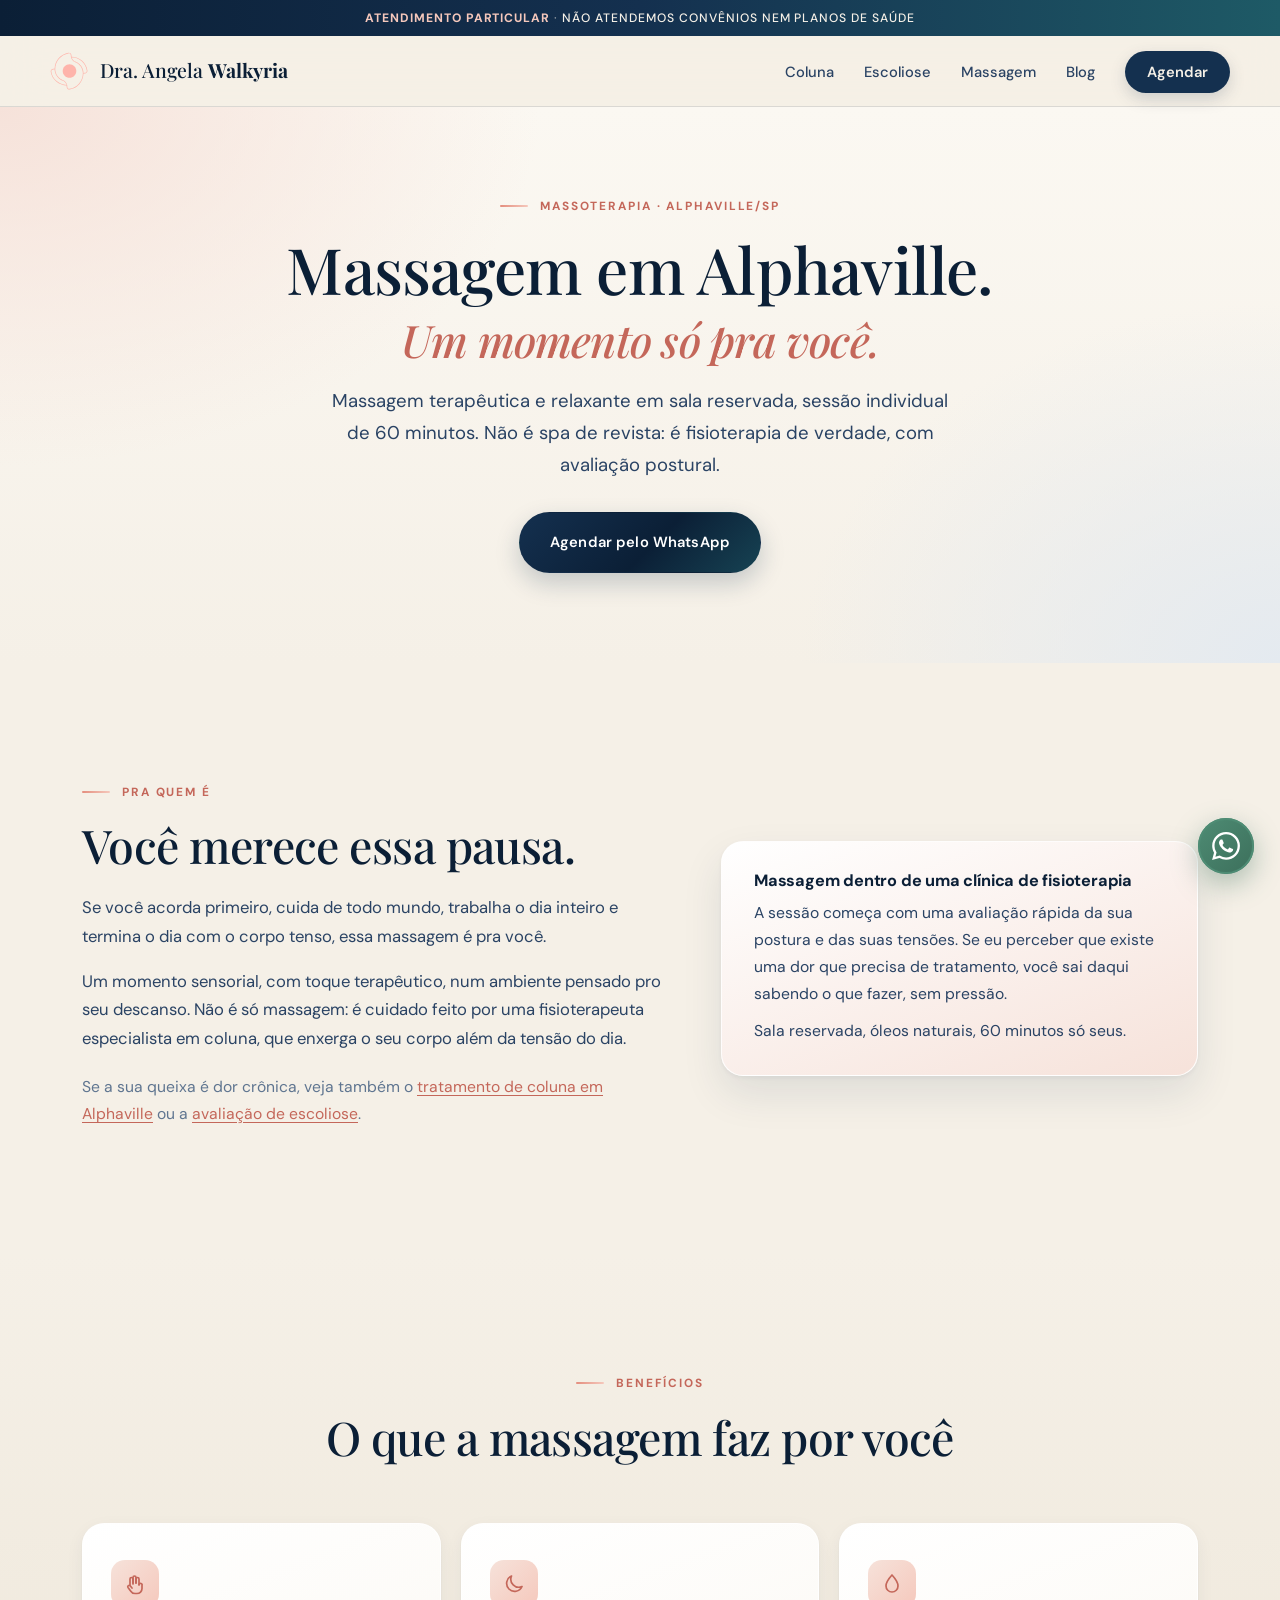
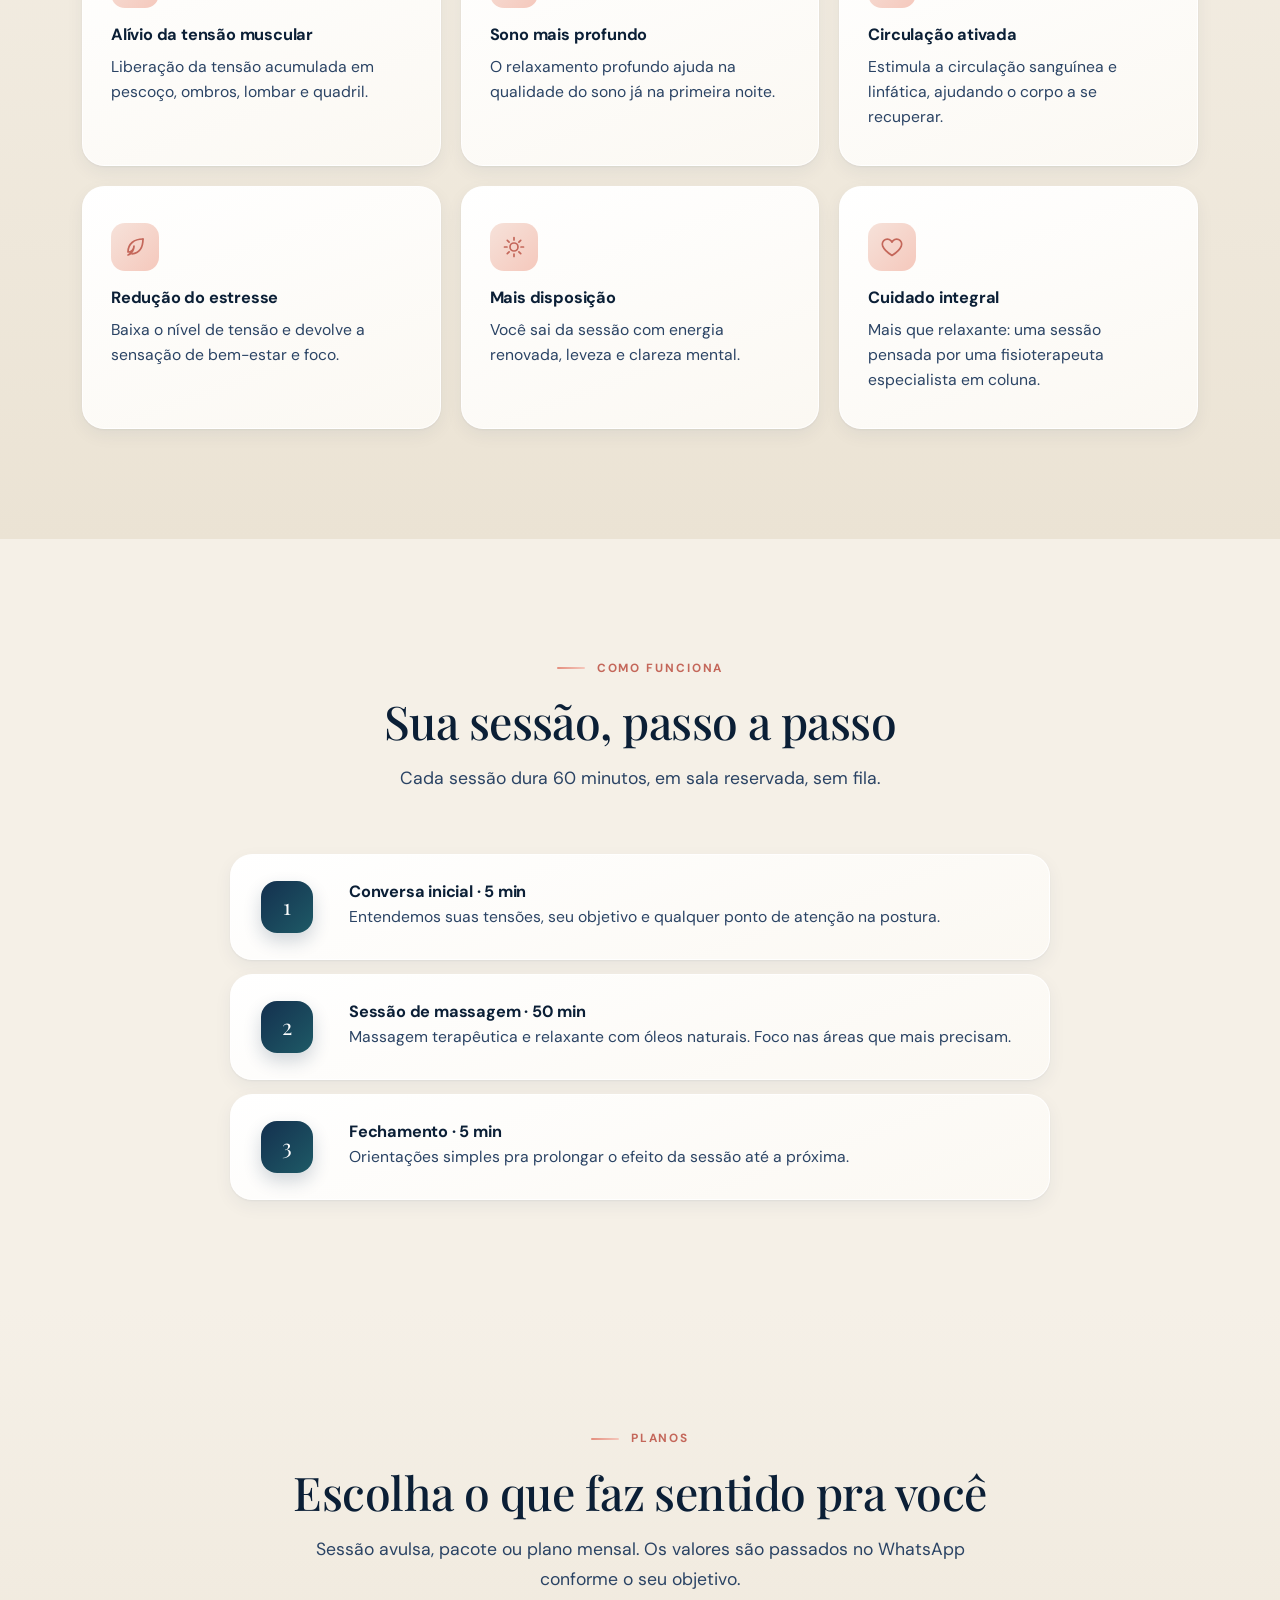
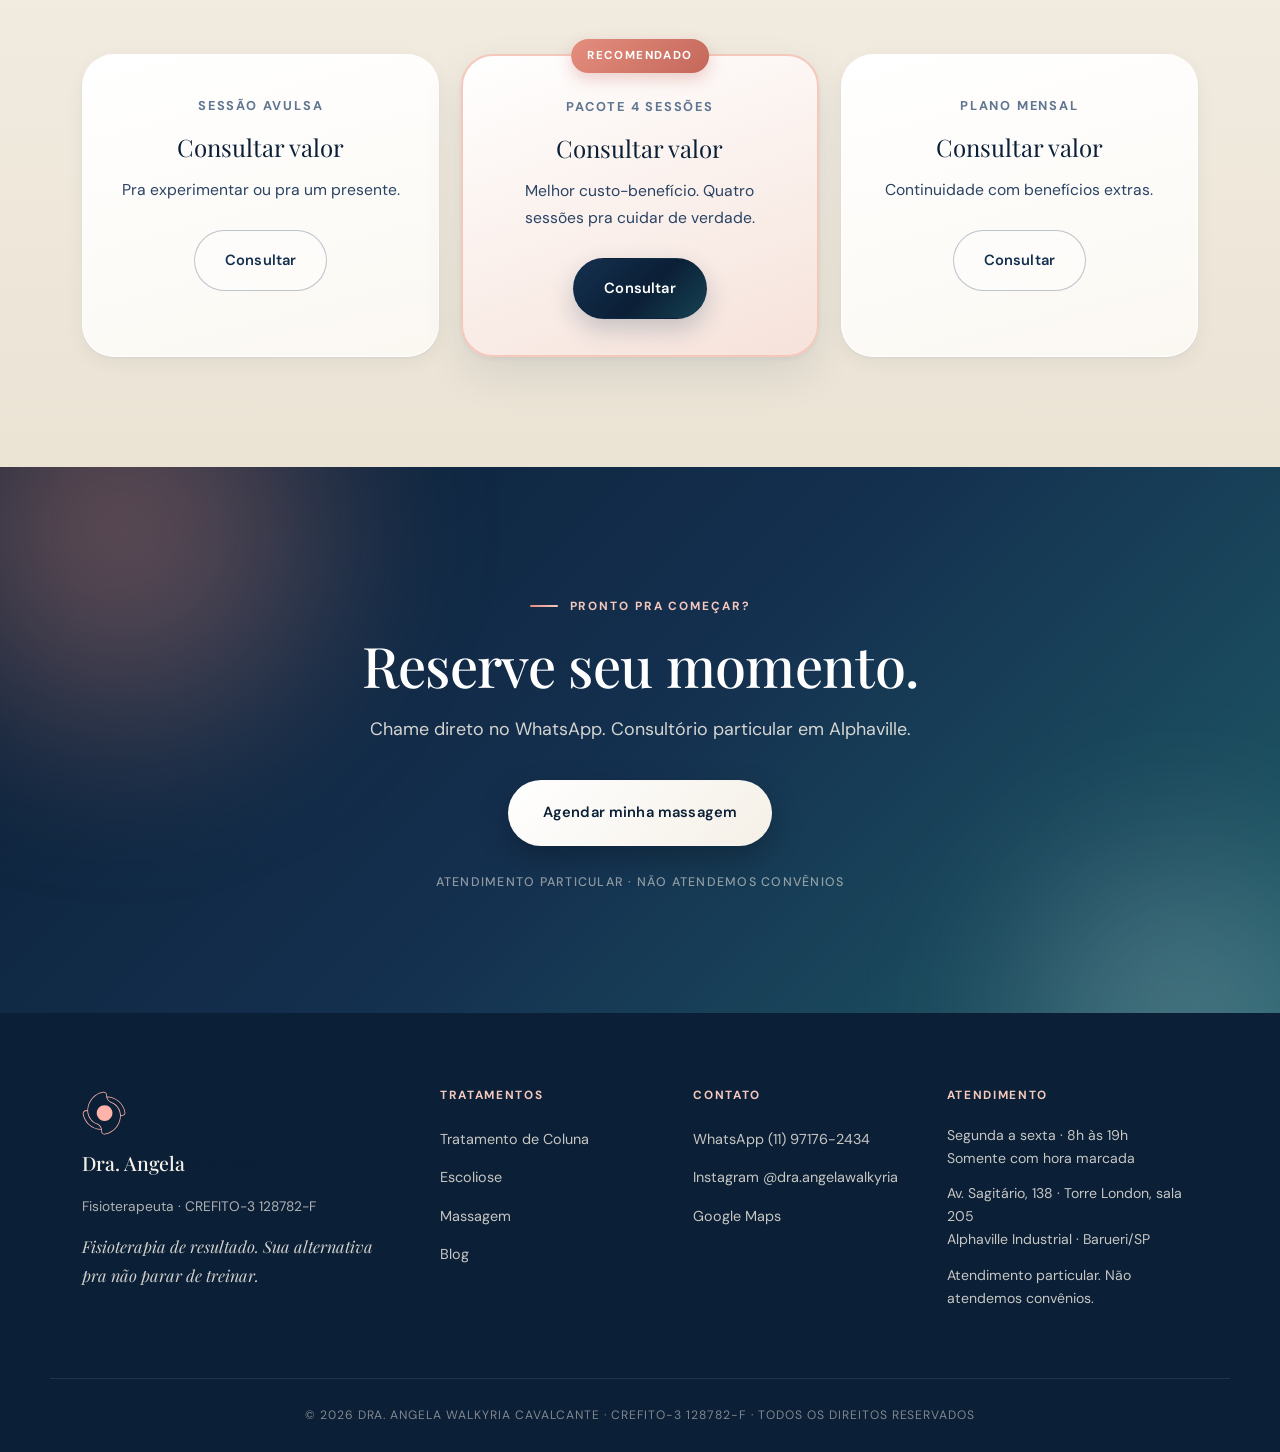
<file: massagem.html>
<!DOCTYPE html>
<html lang="pt-BR">
<head>
  <meta charset="UTF-8">
  <meta name="viewport" content="width=device-width, initial-scale=1, shrink-to-fit=no">

  <title>Massagem em Alphaville | Massoterapia com a Dra. Angela Walkyria</title>
  <meta name="title" content="Massagem em Alphaville | Massoterapia com a Dra. Angela Walkyria">
  <meta name="description" content="Massagem terapêutica e relaxante em Alphaville, em sala reservada, com avaliação de fisioterapeuta. Sessão individual de 60 minutos. Não é spa de revista: é fisioterapia de verdade. Agende pelo WhatsApp.">
  <meta name="keywords" content="massagem alphaville, massoterapia alphaville, massagem barueri, massagem terapêutica alphaville, massagem relaxante barueri, massagem com fisioterapeuta alphaville">
  <meta name="robots" content="index, follow">
  <meta name="geo.region" content="BR-SP">
  <meta name="geo.placename" content="Alphaville, Barueri">

  <meta property="og:type" content="website">
  <meta property="og:url" content="https://draangelawalkyria.com.br/massagem">
  <meta property="og:title" content="Massagem em Alphaville | Dra. Angela Walkyria">
  <meta property="og:description" content="Massoterapia terapêutica em sala reservada, com avaliação de fisioterapeuta. Alphaville/SP.">
  <meta property="og:image" content="https://draangelawalkyria.com.br/assets/og-image.jpg">
  <meta property="og:locale" content="pt_BR">

  <link rel="canonical" href="https://draangelawalkyria.com.br/massagem">
  <link rel="icon" type="image/png" href="/assets/favicon.png">
  <link rel="apple-touch-icon" href="/assets/apple-touch-icon.png">

  <script type="application/ld+json">
  {
    "@context": "https://schema.org",
    "@type": "Service",
    "serviceType": "Massoterapia",
    "name": "Massagem terapêutica e relaxante",
    "provider": {
      "@type": "MedicalBusiness",
      "name": "Dra. Angela Walkyria - Fisioterapia Especializada em Coluna e Escoliose",
      "url": "https://draangelawalkyria.com.br/",
      "telephone": "+5511971762434"
    },
    "areaServed": [ { "@type": "City", "name": "Alphaville" }, { "@type": "City", "name": "Barueri" } ],
    "description": "Massagem terapêutica e relaxante em sala reservada, sessão individual de 60 minutos, com avaliação postural de fisioterapeuta."
  }
  </script>
  <script type="application/ld+json">
  {
    "@context": "https://schema.org",
    "@type": "BreadcrumbList",
    "itemListElement": [
      { "@type": "ListItem", "position": 1, "name": "Início", "item": "https://draangelawalkyria.com.br/" },
      { "@type": "ListItem", "position": 2, "name": "Massagem", "item": "https://draangelawalkyria.com.br/massagem" }
    ]
  }
  </script>

  <link rel="preconnect" href="https://fonts.googleapis.com">
  <link rel="preconnect" href="https://fonts.gstatic.com" crossorigin>
  <link rel="stylesheet" href="/styles.css?v=20260923a">
</head>
<body>

  <div class="site-top">
    <div class="notice-bar" role="note">
      <strong>Atendimento particular</strong> <span>·</span> Não atendemos convênios nem planos de saúde
    </div>
    <header class="site-header" role="banner">
      <div class="container nav-wrapper">
        <a href="/" class="brand" aria-label="Dra. Angela Walkyria - Página inicial">
          <span class="brand-logo" aria-hidden="true"><img src="/assets/logo.svg" alt="" width="36" height="36"></span>
          <span class="brand-name">Dra. Angela <strong>Walkyria</strong></span>
        </a>
        <nav class="main-nav" role="navigation" aria-label="Menu principal">
          <ul>
            <li><a href="/coluna">Coluna</a></li>
            <li><a href="/escoliose">Escoliose</a></li>
            <li><a href="/massagem">Massagem</a></li>
            <li><a href="/blog">Blog</a></li>
            <li><a href="#contato" class="nav-cta">Agendar</a></li>
          </ul>
        </nav>
        <button class="nav-toggle" aria-label="Abrir menu" aria-expanded="false"><span></span><span></span><span></span></button>
      </div>
    </header>
  </div>

  <!-- HERO -->
  <section class="lp-hero">
    <div class="container">
      <span class="eyebrow">Massoterapia · Alphaville/SP</span>
      <h1>Massagem em Alphaville. <span>Um momento só pra você.</span></h1>
      <p class="hero-subtitle">Massagem terapêutica e relaxante em sala reservada, sessão individual de 60 minutos. Não é spa de revista: é fisioterapia de verdade, com avaliação postural.</p>
      <a href="https://wa.me/5511971762434?text=Ol%C3%A1%2C%20vim%20pelo%20site.%20Quero%20agendar%20uma%20massagem%20com%20a%20Dra.%20Angela" target="_blank" rel="noopener" class="btn btn-primary">Agendar pelo WhatsApp</a>
    </div>
  </section>

  <!-- PRA QUEM É -->
  <section class="lp-section lp-section-light">
    <div class="container lp-grid-2">
      <div>
        <span class="eyebrow">Pra quem é</span>
        <h2>Você merece essa pausa.</h2>
        <p>Se você acorda primeiro, cuida de todo mundo, trabalha o dia inteiro e termina o dia com o corpo tenso, essa massagem é pra você.</p>
        <p>Um momento sensorial, com toque terapêutico, num ambiente pensado pro seu descanso. Não é só massagem: é cuidado feito por uma fisioterapeuta especialista em coluna, que enxerga o seu corpo além da tensão do dia.</p>
        <p class="lp-links">Se a sua queixa é dor crônica, veja também o <a href="/coluna">tratamento de coluna em Alphaville</a> ou a <a href="/escoliose">avaliação de escoliose</a>.</p>
      </div>
      <div class="callout">
        <h3>Massagem dentro de uma clínica de fisioterapia</h3>
        <p>A sessão começa com uma avaliação rápida da sua postura e das suas tensões. Se eu perceber que existe uma dor que precisa de tratamento, você sai daqui sabendo o que fazer, sem pressão.</p>
        <p>Sala reservada, óleos naturais, 60 minutos só seus.</p>
      </div>
    </div>
  </section>

  <!-- BENEFÍCIOS -->
  <section class="lp-section lp-section-gray">
    <div class="container">
      <div class="section-header">
        <span class="eyebrow">Benefícios</span>
        <h2>O que a massagem faz por você</h2>
      </div>
      <div class="benefits-grid">
        <div class="benefit-card"><div class="benefit-icon"><svg viewBox="0 0 24 24" aria-hidden="true"><path d="M7 13V7a1.5 1.5 0 0 1 3 0v5"/><path d="M10 11V5.5a1.5 1.5 0 0 1 3 0V11"/><path d="M13 11V7a1.5 1.5 0 0 1 3 0v6"/><path d="M16 12.5a1.5 1.5 0 0 1 3 1v3a5 5 0 0 1-5 5h-2a5 5 0 0 1-4.2-2.3L5 15.5a1.4 1.4 0 0 1 2.2-1.7L9 16"/></svg></div><h3>Alívio da tensão muscular</h3><p>Liberação da tensão acumulada em pescoço, ombros, lombar e quadril.</p></div>
        <div class="benefit-card"><div class="benefit-icon"><svg viewBox="0 0 24 24" aria-hidden="true"><path d="M20 14.5A8 8 0 0 1 9.5 4a8 8 0 1 0 10.5 10.5z"/></svg></div><h3>Sono mais profundo</h3><p>O relaxamento profundo ajuda na qualidade do sono já na primeira noite.</p></div>
        <div class="benefit-card"><div class="benefit-icon"><svg viewBox="0 0 24 24" aria-hidden="true"><path d="M12 3s6 6.5 6 11a6 6 0 0 1-12 0c0-4.5 6-11 6-11z"/></svg></div><h3>Circulação ativada</h3><p>Estimula a circulação sanguínea e linfática, ajudando o corpo a se recuperar.</p></div>
        <div class="benefit-card"><div class="benefit-icon"><svg viewBox="0 0 24 24" aria-hidden="true"><path d="M20 4c-9 0-15 5-15 13a6 6 0 0 0 6-6c0 0 0 7-6 9"/><path d="M20 4c0 9-4 14-11 15"/></svg></div><h3>Redução do estresse</h3><p>Baixa o nível de tensão e devolve a sensação de bem-estar e foco.</p></div>
        <div class="benefit-card"><div class="benefit-icon"><svg viewBox="0 0 24 24" aria-hidden="true"><circle cx="12" cy="12" r="4"/><path d="M12 2.5v2.5M12 19v2.5M2.5 12H5M19 12h2.5M5.3 5.3l1.8 1.8M16.9 16.9l1.8 1.8M5.3 18.7l1.8-1.8M16.9 7.1l1.8-1.8"/></svg></div><h3>Mais disposição</h3><p>Você sai da sessão com energia renovada, leveza e clareza mental.</p></div>
        <div class="benefit-card"><div class="benefit-icon"><svg viewBox="0 0 24 24" aria-hidden="true"><path d="M12 20.5s-7.5-4.8-9.3-9.4A4.7 4.7 0 0 1 12 7.2a4.7 4.7 0 0 1 9.3 3.9c-1.8 4.6-9.3 9.4-9.3 9.4z"/></svg></div><h3>Cuidado integral</h3><p>Mais que relaxante: uma sessão pensada por uma fisioterapeuta especialista em coluna.</p></div>
      </div>
    </div>
  </section>

  <!-- COMO FUNCIONA -->
  <section class="lp-section lp-section-light">
    <div class="container">
      <div class="section-header">
        <span class="eyebrow">Como funciona</span>
        <h2>Sua sessão, passo a passo</h2>
        <p class="section-subtitle">Cada sessão dura 60 minutos, em sala reservada, sem fila.</p>
      </div>
      <div class="steps-list">
        <div class="step-item"><div class="step-number">1</div><div class="step-content"><h3>Conversa inicial · 5 min</h3><p>Entendemos suas tensões, seu objetivo e qualquer ponto de atenção na postura.</p></div></div>
        <div class="step-item"><div class="step-number">2</div><div class="step-content"><h3>Sessão de massagem · 50 min</h3><p>Massagem terapêutica e relaxante com óleos naturais. Foco nas áreas que mais precisam.</p></div></div>
        <div class="step-item"><div class="step-number">3</div><div class="step-content"><h3>Fechamento · 5 min</h3><p>Orientações simples pra prolongar o efeito da sessão até a próxima.</p></div></div>
      </div>
    </div>
  </section>

  <!-- PLANOS -->
  <section class="lp-section lp-section-bege">
    <div class="container">
      <div class="section-header">
        <span class="eyebrow">Planos</span>
        <h2>Escolha o que faz sentido pra você</h2>
        <p class="section-subtitle">Sessão avulsa, pacote ou plano mensal. Os valores são passados no WhatsApp conforme o seu objetivo.</p>
      </div>
      <div class="plans-grid">
        <div class="plan-card">
          <h3>Sessão avulsa</h3>
          <div class="plan-price">Consultar valor</div>
          <p class="plan-desc">Pra experimentar ou pra um presente.</p>
          <a href="https://wa.me/5511971762434?text=Ol%C3%A1%2C%20vim%20pelo%20site.%20Quero%20saber%20o%20valor%20da%20sess%C3%A3o%20avulsa%20de%20massagem" target="_blank" rel="noopener" class="btn btn-outline">Consultar</a>
        </div>
        <div class="plan-card featured">
          <div class="plan-badge">Recomendado</div>
          <h3>Pacote 4 sessões</h3>
          <div class="plan-price">Consultar valor</div>
          <p class="plan-desc">Melhor custo-benefício. Quatro sessões pra cuidar de verdade.</p>
          <a href="https://wa.me/5511971762434?text=Ol%C3%A1%2C%20vim%20pelo%20site.%20Quero%20saber%20o%20valor%20do%20pacote%20de%204%20sess%C3%B5es%20de%20massagem" target="_blank" rel="noopener" class="btn btn-primary">Consultar</a>
        </div>
        <div class="plan-card">
          <h3>Plano mensal</h3>
          <div class="plan-price">Consultar valor</div>
          <p class="plan-desc">Continuidade com benefícios extras.</p>
          <a href="https://wa.me/5511971762434?text=Ol%C3%A1%2C%20vim%20pelo%20site.%20Quero%20saber%20o%20valor%20do%20plano%20mensal%20de%20massagem" target="_blank" rel="noopener" class="btn btn-outline">Consultar</a>
        </div>
      </div>
    </div>
  </section>

  <!-- CTA FINAL -->
  <section class="cta-final" id="contato">
    <div class="container cta-content">
      <span class="eyebrow eyebrow-light">Pronto pra começar?</span>
      <h2>Reserve seu momento.</h2>
      <p>Chame direto no WhatsApp. Consultório particular em Alphaville.</p>
      <a href="https://wa.me/5511971762434?text=Ol%C3%A1%2C%20vim%20pelo%20site.%20Quero%20agendar%20uma%20massagem%20com%20a%20Dra.%20Angela" target="_blank" rel="noopener" class="btn btn-white">Agendar minha massagem</a>
      <p class="cta-note">Atendimento particular · Não atendemos convênios</p>
    </div>
  </section>

  <footer class="site-footer" role="contentinfo">
    <div class="container footer-grid">
      <div class="footer-brand">
        <div class="logo-footer" aria-hidden="true"><img src="/assets/logo.svg" alt="" width="56" height="56"></div>
        <span class="brand-name">Dra. Angela <strong>Walkyria</strong></span>
        <p>Fisioterapeuta · CREFITO-3 128782-F</p>
        <p class="footer-tagline">Fisioterapia de resultado. Sua alternativa pra não parar de treinar.</p>
      </div>
      <div class="footer-links">
        <h4>Tratamentos</h4>
        <ul>
          <li><a href="/coluna">Tratamento de Coluna</a></li>
          <li><a href="/escoliose">Escoliose</a></li>
          <li><a href="/massagem">Massagem</a></li>
          <li><a href="/blog">Blog</a></li>
        </ul>
      </div>
      <div class="footer-links">
        <h4>Contato</h4>
        <ul>
          <li><a href="https://wa.me/5511971762434" target="_blank" rel="noopener">WhatsApp (11) 97176-2434</a></li>
          <li><a href="https://www.instagram.com/dra.angelawalkyria" target="_blank" rel="noopener">Instagram @dra.angelawalkyria</a></li>
          <li><a href="https://www.google.com/maps/search/?api=1&query=Dra.+Angela+Walkyria+Fisioterapia+Especializada+em+Coluna+e+Escoliose+Alphaville" target="_blank" rel="noopener">Google Maps</a></li>
        </ul>
      </div>
      <div class="footer-info">
        <h4>Atendimento</h4>
        <p>Segunda a sexta · 8h às 19h<br>Somente com hora marcada</p>
        <p class="footer-address">Av. Sagitário, 138 · Torre London, sala 205<br>Alphaville Industrial · Barueri/SP</p>
        <p>Atendimento particular. Não atendemos convênios.</p>
      </div>
    </div>
    <div class="footer-bottom">
      <div class="container"><p>© 2026 Dra. Angela Walkyria Cavalcante · CREFITO-3 128782-F · Todos os direitos reservados</p></div>
    </div>
  </footer>

  <a href="https://wa.me/5511971762434?text=Ol%C3%A1%2C%20vim%20pelo%20site.%20Quero%20agendar%20uma%20massagem%20com%20a%20Dra.%20Angela" target="_blank" rel="noopener" class="whatsapp-float" aria-label="Falar no WhatsApp">
    <svg width="28" height="28" viewBox="0 0 24 24" fill="currentColor" aria-hidden="true"><path d="M17.472 14.382c-.297-.149-1.758-.867-2.03-.967-.273-.099-.471-.148-.67.15-.197.297-.767.966-.94 1.164-.173.199-.347.223-.644.075-.297-.15-1.255-.463-2.39-1.475-.883-.788-1.48-1.761-1.653-2.059-.173-.297-.018-.458.13-.606.134-.133.298-.347.446-.52.149-.174.198-.298.298-.497.099-.198.05-.371-.025-.52-.075-.149-.669-1.612-.916-2.207-.242-.579-.487-.5-.669-.51-.173-.008-.371-.01-.57-.01-.198 0-.52.074-.792.372-.272.297-1.04 1.016-1.04 2.479 0 1.462 1.065 2.875 1.213 3.074.149.198 2.096 3.2 5.077 4.487.709.306 1.262.489 1.694.625.712.227 1.36.195 1.871.118.571-.085 1.758-.719 2.006-1.413.248-.694.248-1.289.173-1.413-.074-.124-.272-.198-.57-.347m-5.421 7.403h-.004a9.87 9.87 0 01-5.031-1.378l-.361-.214-3.741.982.998-3.648-.235-.374a9.86 9.86 0 01-1.51-5.26c.001-5.45 4.436-9.884 9.888-9.884 2.64 0 5.122 1.03 6.988 2.898a9.825 9.825 0 012.893 6.994c-.003 5.45-4.437 9.884-9.885 9.884m8.413-18.297A11.815 11.815 0 0012.05 0C5.495 0 .16 5.335.157 11.892c0 2.096.547 4.142 1.588 5.945L.057 24l6.305-1.654a11.882 11.882 0 005.683 1.448h.005c6.554 0 11.89-5.335 11.893-11.893a11.821 11.821 0 00-3.48-8.413z"/></svg>
  </a>

  <script src="/main.js?v=20260923a" defer></script>
</body>
</html>
</file>
<file: styles.css>
/* ====================================================
   Dra. Angela Walkyria — Site oficial · v3 (22/09/2026)
   Paleta aprovada: bege claro + azul-marinho, salmão em detalhe.
   Direção: superfícies com degradê, formas orgânicas, movimento
   suave. Playfair Display para títulos.
   ==================================================== */

@import url('https://fonts.googleapis.com/css2?family=Playfair+Display:ital,wght@0,400;0,500;0,600;0,700;1,500&family=DM+Sans:wght@300;400;500;600;700&display=swap');

:root {
  /* Marfim e superfícies claras */
  --paper:        #F5F0E7;
  --paper-light:  #FBF8F2;
  --paper-deep:   #EBE3D4;
  --blush:        #F6E2DA;   /* rosado muito claro, só em degradê */
  --sky:          #E4EAF0;   /* azul-cinza claro, só em degradê */
  /* Marinho */
  --ink:          #14304F;
  --ink-deep:     #0B1F36;
  --ink-soft:     #2A4364;
  --ink-faint:    #5F7590;
  --teal:         #1E5A66;   /* fim do degradê escuro */
  /* Salmão */
  --coral:        #E48E7E;
  --coral-deep:   #C4675A;
  --coral-soft:   #F5C8BC;
  --coral-glow:   rgba(228, 142, 126, 0.35);
  /* Verde do WhatsApp, abafado */
  --whatsapp:     #4E8C74;
  --whatsapp-dk:  #3C6F5B;

  --rule:         rgba(20, 48, 79, 0.12);
  --rule-deep:    rgba(20, 48, 79, 0.28);

  --font-display: 'Playfair Display', Georgia, serif;
  --font-body:    'DM Sans', -apple-system, BlinkMacSystemFont, sans-serif;

  --container: 1180px;
  --r-sm: 14px;
  --r-md: 22px;
  --r-lg: 32px;
  --ease: cubic-bezier(0.22, 1, 0.36, 1);
  --transition: 320ms var(--ease);

  --shadow-sm: 0 1px 2px rgba(20,48,79,0.05), 0 6px 18px rgba(20,48,79,0.06);
  --shadow-md: 0 2px 4px rgba(20,48,79,0.05), 0 18px 40px rgba(20,48,79,0.10);
  --shadow-lg: 0 4px 8px rgba(20,48,79,0.06), 0 32px 80px rgba(20,48,79,0.16);
}

/* ============ RESET ============ */
*, *::before, *::after { box-sizing: border-box; margin: 0; padding: 0; }
html { scroll-behavior: smooth; -webkit-font-smoothing: antialiased; -moz-osx-font-smoothing: grayscale; font-size: 16px; }
body {
  font-family: var(--font-body);
  color: var(--ink);
  background: var(--paper);
  line-height: 1.7;
  overflow-x: hidden;
  position: relative;
}
a { color: inherit; text-decoration: none; }
img, svg { max-width: 100%; display: block; }
button { cursor: pointer; border: 0; background: none; font-family: inherit; }
:focus-visible { outline: 3px solid var(--coral); outline-offset: 3px; border-radius: 6px; }

.container { width: 100%; max-width: var(--container); margin: 0 auto; padding: 0 32px; }

/* ============ TIPOGRAFIA ============ */
h1, h2, h3 { font-family: var(--font-display); font-weight: 500; line-height: 1.1; letter-spacing: -0.012em; color: var(--ink-deep); }
h1 { font-size: clamp(2.4rem, 5vw, 4.2rem); }
h2 { font-size: clamp(1.9rem, 3.8vw, 2.9rem); }
h3 { font-size: clamp(1.35rem, 2vw, 1.55rem); }
h4 { font-family: var(--font-body); font-size: 0.74rem; font-weight: 700; letter-spacing: 0.14em; text-transform: uppercase; }
body, p, li { font-family: var(--font-body); font-weight: 400; font-size: clamp(1.04rem, 1.02vw, 1.12rem); line-height: 1.72; color: var(--ink-soft); }
em { font-style: italic; font-family: var(--font-display); font-weight: 500; color: var(--coral-deep); }
strong { font-weight: 600; color: var(--ink-deep); }

.eyebrow {
  display: inline-flex; align-items: center; gap: 12px;
  font-family: var(--font-body); font-size: 0.74rem; font-weight: 700;
  letter-spacing: 0.16em; text-transform: uppercase; color: var(--coral-deep);
  margin-bottom: 18px;
}
.eyebrow::before { content: ""; width: 28px; height: 2px; border-radius: 2px; background: linear-gradient(90deg, var(--coral), var(--coral-soft)); }
.eyebrow-light { color: var(--coral-soft); }

.section-header { text-align: center; max-width: 760px; margin: 0 auto 60px; }
.section-header .eyebrow { justify-content: center; }
.section-header h2 { margin-bottom: 16px; }
.section-subtitle { font-size: 1.1rem; color: var(--ink-soft); max-width: 58ch; margin: 0 auto; }

/* ============ BOTÕES ============ */
.btn {
  display: inline-flex; align-items: center; justify-content: center; gap: 10px;
  padding: 17px 30px; border-radius: 999px;
  font-family: var(--font-body); font-size: 0.92rem; font-weight: 600; letter-spacing: 0.01em;
  border: 1.5px solid transparent; transition: transform var(--transition), box-shadow var(--transition), background var(--transition), color var(--transition);
  white-space: nowrap; position: relative; isolation: isolate;
}
.btn svg { width: 18px; height: 18px; }
.btn-primary {
  color: #fff;
  background: linear-gradient(135deg, var(--ink) 0%, var(--ink-deep) 55%, var(--teal) 130%);
  box-shadow: 0 10px 24px rgba(20,48,79,0.22);
}
.btn-primary:hover { transform: translateY(-2px); box-shadow: 0 16px 32px rgba(20,48,79,0.28); }
.btn-outline { color: var(--ink); border-color: var(--rule-deep); background: rgba(255,255,255,0.35); backdrop-filter: blur(6px); }
.btn-outline:hover { background: var(--ink); color: var(--paper); border-color: var(--ink); transform: translateY(-2px); }
.btn-white { color: var(--ink-deep); background: linear-gradient(135deg, #fff 0%, var(--paper) 100%); box-shadow: 0 12px 30px rgba(0,0,0,0.25); padding: 19px 34px; }
.btn-white:hover { transform: translateY(-2px); background: linear-gradient(135deg, #fff 0%, var(--coral-soft) 100%); }

/* ============ TOPO: AVISO + HEADER ============ */
.site-top { position: sticky; top: 0; z-index: 100; }
.notice-bar {
  background: linear-gradient(90deg, var(--ink-deep) 0%, var(--ink) 50%, var(--teal) 100%);
  color: var(--paper); text-align: center; padding: 9px 24px;
  font-size: 0.76rem; font-weight: 500; letter-spacing: 0.08em; text-transform: uppercase; line-height: 1.5;
}
.notice-bar strong { color: var(--coral-soft); font-weight: 700; }
.notice-bar span { color: rgba(245,240,231,0.6); }

.site-header {
  background: rgba(245, 240, 231, 0.78);
  backdrop-filter: blur(20px) saturate(160%); -webkit-backdrop-filter: blur(20px) saturate(160%);
  border-bottom: 1px solid var(--rule);
}
.nav-wrapper { display: flex; align-items: center; justify-content: space-between; padding: 16px 0; }
.brand { display: flex; align-items: center; gap: 12px; }
.brand-logo { width: 38px; height: 38px; display: flex; align-items: center; justify-content: center; animation: girando 14s infinite linear; flex-shrink: 0; }
.brand-logo img, .brand-logo svg { width: 100%; height: 100%; }
@keyframes girando { to { transform: rotate(360deg); } }
.brand-name { font-family: var(--font-display); font-size: 1.22rem; font-weight: 500; color: var(--ink-deep); }
.brand-name strong { font-weight: 700; }

.main-nav ul { display: flex; list-style: none; gap: 30px; align-items: center; }
.main-nav a { font-size: 0.92rem; font-weight: 500; color: var(--ink-soft); position: relative; padding: 4px 0; transition: color var(--transition); }
.main-nav a::after { content: ""; position: absolute; left: 0; bottom: -2px; width: 100%; height: 2px; border-radius: 2px; background: var(--coral); transform: scaleX(0); transform-origin: right; transition: transform 300ms var(--ease); }
.main-nav a:hover { color: var(--ink-deep); }
.main-nav a:hover::after { transform: scaleX(1); transform-origin: left; }
.nav-cta { background: var(--ink); color: var(--paper) !important; padding: 11px 22px !important; border-radius: 999px; font-weight: 600 !important; box-shadow: 0 6px 16px rgba(20,48,79,0.18); }
.nav-cta::after { display: none; }
.nav-cta:hover { background: var(--ink-deep); }
.nav-toggle { display: none; flex-direction: column; gap: 5px; padding: 8px; }
.nav-toggle span { width: 24px; height: 2px; border-radius: 2px; background: var(--ink); }

.logo-hero { width: 84px; height: 84px; margin: 0 auto 28px; animation: girando 18s infinite linear; opacity: 0.95; }
.logo-footer { width: 44px; height: 44px; margin-bottom: 18px; animation: girando 18s infinite linear; }

/* ============ REVELAÇÃO AO ROLAR ============ */
.reveal { opacity: 0; transform: translateY(26px); transition: opacity 900ms var(--ease), transform 900ms var(--ease); }
.reveal.in { opacity: 1; transform: none; }
.reveal-stagger > * { opacity: 0; transform: translateY(22px); transition: opacity 800ms var(--ease), transform 800ms var(--ease); }
.reveal-stagger.in > * { opacity: 1; transform: none; }
.reveal-stagger.in > *:nth-child(2) { transition-delay: 90ms; }
.reveal-stagger.in > *:nth-child(3) { transition-delay: 180ms; }
.reveal-stagger.in > *:nth-child(4) { transition-delay: 270ms; }
.reveal-stagger.in > *:nth-child(5) { transition-delay: 360ms; }
.reveal-stagger.in > *:nth-child(6) { transition-delay: 450ms; }

/* ============ HERO ============ */
.hero {
  position: relative; overflow: hidden; isolation: isolate;
  padding: 88px 0 120px;
  background:
    radial-gradient(1100px 700px at 8% 0%, var(--blush) 0%, transparent 60%),
    radial-gradient(900px 600px at 100% 30%, var(--sky) 0%, transparent 55%),
    linear-gradient(180deg, var(--paper-light) 0%, var(--paper) 100%);
}
.hero-orb { position: absolute; border-radius: 50%; filter: blur(70px); pointer-events: none; z-index: -1; will-change: transform; }
.hero-orb-1 { width: 620px; height: 620px; right: -160px; top: -140px; background: radial-gradient(circle, rgba(228,142,126,0.42) 0%, rgba(228,142,126,0) 70%); animation: orb1 22s ease-in-out infinite alternate; }
.hero-orb-2 { width: 520px; height: 520px; left: -200px; bottom: -220px; background: radial-gradient(circle, rgba(30,90,102,0.22) 0%, rgba(30,90,102,0) 70%); animation: orb2 26s ease-in-out infinite alternate; }
@keyframes orb1 { from { transform: translate(0,0) scale(1); } to { transform: translate(-70px, 60px) scale(1.12); } }
@keyframes orb2 { from { transform: translate(0,0); } to { transform: translate(90px, -50px); } }

.hero-grid { display: grid; grid-template-columns: 1.15fr 1fr; gap: 64px; align-items: center; }

.hero-text > * { opacity: 0; animation: rise 1100ms var(--ease) forwards; }
.hero-text > .eyebrow { animation-delay: 60ms; }
.hero-text > h1 { animation-delay: 200ms; }
.hero-text > .hero-subtitle { animation-delay: 420ms; }
.hero-text > .hero-ctas { animation-delay: 600ms; }
.hero-text > .hero-trust { animation-delay: 780ms; }
@keyframes rise { from { opacity: 0; transform: translateY(28px); filter: blur(6px); } to { opacity: 1; transform: none; filter: blur(0); } }

.hero-text h1 { font-size: clamp(2.5rem, 4.7vw, 4.1rem); margin-bottom: 28px; line-height: 1.08; }
.hero-text h1 span { position: relative; white-space: nowrap; font-style: italic; font-weight: 500; color: var(--ink); }
.hero-text h1 span::after {
  content: ""; position: absolute; left: -2%; right: -2%; bottom: 0.08em; height: 0.34em; z-index: -1; border-radius: 6px;
  background: linear-gradient(90deg, var(--coral-soft), rgba(245,200,188,0.35));
  transform: scaleX(0); transform-origin: left; animation: marca 900ms var(--ease) 900ms forwards;
}
@keyframes marca { to { transform: scaleX(1); } }
.hero-subtitle { font-size: 1.16rem; color: var(--ink-soft); margin-bottom: 36px; max-width: 540px; }
.hero-ctas { display: flex; gap: 14px; margin-bottom: 40px; flex-wrap: wrap; }
.hero-trust { display: flex; gap: 10px 22px; flex-wrap: wrap; font-size: 0.86rem; font-weight: 500; color: var(--ink-faint); padding-top: 26px; border-top: 1px solid var(--rule); }
.hero-trust span { display: inline-flex; align-items: center; gap: 8px; }
.hero-trust span::before { content: ""; width: 6px; height: 6px; border-radius: 50%; background: var(--coral); }

/* Foto em forma orgânica (assinatura da página) */
.hero-visual-wrap { position: relative; max-width: 480px; margin: 0 auto; opacity: 0; animation: rise 1300ms var(--ease) 350ms forwards; }
.hero-visual {
  position: relative; aspect-ratio: 4/5; max-width: 480px; margin: 0 auto; overflow: hidden;
  border-radius: 58% 42% 46% 54% / 46% 52% 48% 54%;
  animation: blob 18s ease-in-out infinite;
  box-shadow: 0 30px 70px rgba(20,48,79,0.22);
  background: linear-gradient(160deg, var(--sky), var(--paper-deep));
}
.hero-visual::after { content: ""; position: absolute; inset: 0; background: linear-gradient(180deg, rgba(20,48,79,0) 60%, rgba(20,48,79,0.16) 100%); pointer-events: none; }
.hero-visual img { width: 100%; height: 100%; object-fit: cover; object-position: center 20%; transform: scale(1.04); animation: respira 12s ease-in-out infinite alternate; }
.hero-visual video { width: 100%; height: 100%; object-fit: cover; object-position: center 45%; display: block; background: var(--paper-deep); }
.hero-visual-video::before { content: ""; position: absolute; inset: 0; z-index: 1; pointer-events: none; background: linear-gradient(180deg, rgba(11,31,54,0.08) 0%, rgba(11,31,54,0) 30%, rgba(11,31,54,0) 70%, rgba(11,31,54,0.22) 100%); }
.hero-visual-wrap::before {
  content: ""; position: absolute; inset: -6% -4% -2% -8%; z-index: -1;
  border-radius: 46% 54% 58% 42% / 54% 46% 54% 46%;
  background: linear-gradient(135deg, var(--coral-soft) 0%, rgba(228,142,126,0.15) 50%, var(--sky) 100%);
  animation: blob 22s ease-in-out infinite reverse;
}
@keyframes blob {
  0%   { border-radius: 58% 42% 46% 54% / 46% 52% 48% 54%; }
  33%  { border-radius: 48% 52% 58% 42% / 54% 44% 56% 46%; }
  66%  { border-radius: 54% 46% 42% 58% / 42% 58% 44% 56%; }
  100% { border-radius: 58% 42% 46% 54% / 46% 52% 48% 54%; }
}
@keyframes respira { from { transform: scale(1.04) translateY(0); } to { transform: scale(1.08) translateY(-6px); } }

.hero-badge {
  position: absolute; display: flex; align-items: center; gap: 12px;
  padding: 12px 16px 12px 14px; border-radius: 16px;
  background: rgba(255,255,255,0.82); backdrop-filter: blur(14px); -webkit-backdrop-filter: blur(14px);
  border: 1px solid rgba(255,255,255,0.7); box-shadow: var(--shadow-md);
  font-size: 0.82rem; color: var(--ink-soft); line-height: 1.3;
  opacity: 0; animation: rise 900ms var(--ease) forwards;
}
.hero-badge strong { display: block; font-size: 1rem; color: var(--ink-deep); }
.hero-badge .stars { color: #E2A600; letter-spacing: 0.04em; font-size: 0.9rem; }
.hero-badge-1 { right: -12%; top: 16%; animation-delay: 1100ms; animation-name: rise, flutua; animation-duration: 900ms, 7s; animation-delay: 1100ms, 2s; animation-iteration-count: 1, infinite; animation-direction: normal, alternate; animation-timing-function: var(--ease), ease-in-out; animation-fill-mode: forwards, none; }
.hero-badge-2 { left: -14%; bottom: 14%; animation-delay: 1300ms; animation-name: rise, flutua; animation-duration: 900ms, 8s; animation-delay: 1300ms, 3s; animation-iteration-count: 1, infinite; animation-direction: normal, alternate; animation-timing-function: var(--ease), ease-in-out; animation-fill-mode: forwards, none; }
@keyframes flutua { from { translate: 0 0; } to { translate: 0 -10px; } }
.hero-badge-icon { width: 38px; height: 38px; border-radius: 12px; display: grid; place-items: center; background: linear-gradient(135deg, var(--coral-soft), var(--coral)); color: #fff; font-family: var(--font-display); font-size: 1.1rem; flex-shrink: 0; }
.photo-caption { display: block; text-align: center; margin-top: 18px; font-size: 0.78rem; font-weight: 500; letter-spacing: 0.1em; text-transform: uppercase; color: var(--ink-faint); }

/* ============ FAIXA DE CONFIANÇA ============ */
.trust-strip {
  position: relative; overflow: hidden; color: var(--paper); padding: 52px 0;
  background: linear-gradient(120deg, var(--ink-deep) 0%, var(--ink) 55%, var(--teal) 100%);
}
.trust-strip::before { content: ""; position: absolute; width: 700px; height: 700px; border-radius: 50%; right: -200px; top: -400px; background: radial-gradient(circle, rgba(228,142,126,0.28), transparent 65%); filter: blur(30px); }
.trust-strip-grid { display: grid; grid-template-columns: repeat(4, 1fr); gap: 32px; position: relative; }
.trust-stat { text-align: center; padding: 8px 12px; }
.trust-stat + .trust-stat { border-left: 1px solid rgba(245,240,231,0.14); }
.trust-stat-number { font-family: var(--font-display); font-size: clamp(2.2rem, 3.8vw, 3.2rem); font-weight: 500; line-height: 1; color: #fff; margin-bottom: 10px; }
.trust-stat-number small { font-size: 0.55em; color: var(--coral-soft); }
.trust-stat-label { font-size: 0.82rem; font-weight: 500; letter-spacing: 0.06em; text-transform: uppercase; color: rgba(245,240,231,0.72); line-height: 1.45; }

/* ============ SINTOMAS ============ */
.sintomas { padding: 110px 0 100px; background: linear-gradient(180deg, var(--paper) 0%, var(--paper-light) 100%); }
.sintomas-grid { display: grid; grid-template-columns: repeat(4, 1fr); gap: 20px; }
.sintoma-card {
  position: relative; padding: 34px 28px 30px; border-radius: var(--r-md);
  background: linear-gradient(160deg, #fff 0%, var(--paper-light) 100%);
  border: 1px solid rgba(255,255,255,0.8); box-shadow: var(--shadow-sm);
  transition: transform var(--transition), box-shadow var(--transition);
}
.sintoma-card:hover { transform: translateY(-6px); box-shadow: var(--shadow-md); }
.sintoma-card .plate {
  width: 48px; height: 48px; border-radius: 14px; display: grid; place-items: center; margin-bottom: 20px;
  background: linear-gradient(135deg, var(--blush), var(--coral-soft)); color: var(--coral-deep);
}
.sintoma-card .plate svg { width: 24px; height: 24px; stroke: currentColor; fill: none; stroke-width: 1.7; stroke-linecap: round; stroke-linejoin: round; }
.sintoma-card h3 { font-family: var(--font-body); font-size: 1.05rem; font-weight: 700; margin-bottom: 8px; color: var(--ink-deep); }
.sintoma-card p { font-size: 0.98rem; line-height: 1.6; }
.sintomas-cta { text-align: center; margin-top: 44px; }

/* ============ TRATAMENTOS ============ */
.servicos { position: relative; padding: 110px 0; background: linear-gradient(180deg, var(--paper-light) 0%, var(--paper-deep) 100%); overflow: hidden; }
.servicos::before { content: ""; position: absolute; width: 900px; height: 900px; border-radius: 50%; left: -350px; top: -300px; background: radial-gradient(circle, rgba(228,142,126,0.16), transparent 65%); filter: blur(40px); pointer-events: none; }
.servicos-grid { display: grid; grid-template-columns: repeat(3, 1fr); gap: 24px; position: relative; }
.servico-card {
  position: relative; display: flex; flex-direction: column; padding: 44px 36px 36px;
  border-radius: var(--r-lg); color: var(--ink);
  background: linear-gradient(165deg, #fff 0%, var(--paper-light) 100%);
  border: 1px solid rgba(255,255,255,0.9); box-shadow: var(--shadow-sm);
  transition: transform var(--transition), box-shadow var(--transition);
  overflow: hidden;
}
.servico-card::before { content: ""; position: absolute; inset: 0 0 auto 0; height: 6px; background: linear-gradient(90deg, var(--coral), var(--coral-soft) 60%, transparent); opacity: 0; transition: opacity var(--transition); }
.servico-card:hover { transform: translateY(-8px); box-shadow: var(--shadow-lg); }
.servico-card:hover::before { opacity: 1; }
.servico-icon { width: 60px; height: 60px; border-radius: 18px; display: grid; place-items: center; margin-bottom: 30px; background: linear-gradient(135deg, var(--sky), var(--paper-deep)); color: var(--ink); transition: background var(--transition), color var(--transition); }
.servico-icon svg { width: 34px; height: 34px; stroke: currentColor; fill: none; stroke-width: 0.9; }
.servico-card:hover .servico-icon { background: linear-gradient(135deg, var(--ink), var(--teal)); color: #fff; }
.servico-card h3 { margin-bottom: 14px; font-size: 1.8rem; }
.servico-card p { flex: 1; font-size: 1rem; margin-bottom: 30px; }
.servico-arrow { display: inline-flex; align-items: center; gap: 8px; font-size: 0.9rem; font-weight: 600; color: var(--coral-deep); transition: gap var(--transition); }
.servico-card:hover .servico-arrow { gap: 14px; }

/* ============ SOBRE ============ */
.sobre { padding: 120px 0; background: var(--paper); position: relative; overflow: hidden; }
.sobre::before { content: ""; position: absolute; width: 800px; height: 800px; border-radius: 50%; right: -300px; bottom: -400px; background: radial-gradient(circle, var(--sky), transparent 65%); filter: blur(30px); pointer-events: none; }
.sobre-grid { display: grid; grid-template-columns: 1fr 1.25fr; gap: 80px; align-items: center; position: relative; }
.sobre-visual-wrap { position: relative; }
.sobre-visual {
  position: relative; aspect-ratio: 4/5; max-width: 440px; margin: 0 auto; overflow: hidden;
  border-radius: 44% 56% 52% 48% / 58% 44% 56% 42%;
  animation: blob 24s ease-in-out infinite reverse;
  box-shadow: 0 30px 60px rgba(20,48,79,0.18);
}
.sobre-visual img { width: 100%; height: 100%; object-fit: cover; object-position: center 20%; }
.sobre-visual-wrap::before { content: ""; position: absolute; inset: 6% -8% -6% 6%; z-index: 0; border-radius: 52% 48% 44% 56% / 46% 58% 42% 54%; background: linear-gradient(135deg, var(--sky), var(--coral-soft)); opacity: 0.8; animation: blob 20s ease-in-out infinite; }
.sobre-visual { z-index: 1; }
.sobre-text h2 { margin-bottom: 24px; }
.sobre-text p { font-size: 1.08rem; margin-bottom: 18px; max-width: 60ch; }
.sobre-credentials { list-style: none; display: flex; flex-wrap: wrap; gap: 10px; margin-top: 30px; padding-top: 26px; border-top: 1px solid var(--rule); }
.sobre-credentials li {
  font-size: 0.88rem; line-height: 1.4; color: var(--ink-soft); padding: 10px 16px; border-radius: 999px;
  background: linear-gradient(135deg, #fff, var(--paper-light)); border: 1px solid var(--rule); box-shadow: var(--shadow-sm);
}
.sobre-credentials li strong { color: var(--ink-deep); font-weight: 700; }

/* ============ DEPOIMENTOS ============ */
.depoimentos { padding: 110px 0; background: linear-gradient(180deg, var(--paper) 0%, var(--blush) 100%); position: relative; }
.depoimentos.em-lp { background: linear-gradient(180deg, var(--paper-deep) 0%, var(--blush) 100%); }
.google-badge {
  display: inline-flex; align-items: center; gap: 12px; margin: 0 auto 18px; padding: 10px 18px; border-radius: 999px;
  background: #fff; border: 1px solid var(--rule); box-shadow: var(--shadow-sm); font-size: 0.86rem; font-weight: 500; color: var(--ink-soft);
}
.google-badge .stars { color: #E2A600; letter-spacing: 0.04em; }
.google-badge strong { color: var(--ink-deep); font-weight: 700; }
.depoimentos-grid { display: grid; grid-template-columns: repeat(3, 1fr); gap: 24px; margin-bottom: 52px; }
.depoimentos-grid.duas { grid-template-columns: repeat(2, 1fr); max-width: 880px; margin-left: auto; margin-right: auto; }
.depoimento-card {
  position: relative; display: flex; flex-direction: column; gap: 16px; padding: 40px 30px 28px;
  border-radius: var(--r-md); background: linear-gradient(165deg, #fff 0%, var(--paper-light) 100%);
  border: 1px solid rgba(255,255,255,0.9); box-shadow: var(--shadow-sm);
  transition: transform var(--transition), box-shadow var(--transition);
}
.depoimento-card:hover { transform: translateY(-6px) rotate(-0.4deg); box-shadow: var(--shadow-md); }
.depoimento-card::before { content: "\201C"; position: absolute; top: 10px; right: 24px; font-family: var(--font-display); font-size: 5rem; line-height: 1; color: var(--coral-soft); }
.depoimento-rating { color: #E2A600; letter-spacing: 0.06em; font-size: 0.95rem; }
.depoimento-card blockquote { flex: 1; margin: 0; }
.depoimento-card blockquote p { font-family: var(--font-display); font-size: 1.12rem; line-height: 1.55; color: var(--ink-deep); }
.depoimento-card blockquote mark { background: rgba(245,200,188,0.5); color: inherit; padding: 1px 4px; border-radius: 4px; -webkit-box-decoration-break: clone; box-decoration-break: clone; }
.depoimento-author { border-top: 1px solid var(--rule); padding-top: 14px; display: flex; flex-direction: column; gap: 2px; }
.depoimento-author strong { font-size: 0.95rem; }
.depoimento-author span { font-size: 0.8rem; color: var(--ink-faint); }
.depoimentos-cta { text-align: center; }

/* ============ LOCALIZAÇÃO ============ */
.localizacao { padding: 110px 0; background: linear-gradient(180deg, var(--blush) 0%, var(--paper) 40%, var(--sky) 100%); }
.localizacao-grid { display: grid; grid-template-columns: 1fr 1.15fr; gap: 64px; align-items: center; }
.localizacao-text h2 { margin-bottom: 20px; }
.localizacao-text p, .localizacao-text address, .localizacao-text .horario { max-width: 52ch; }
.localizacao-text address, .horario { font-style: normal; margin: 22px 0; font-size: 1rem; line-height: 1.7; padding: 18px 22px; border-radius: var(--r-sm); background: rgba(255,255,255,0.6); border: 1px solid rgba(255,255,255,0.9); }
.localizacao-text address strong, .horario strong { display: block; font-size: 0.72rem; font-weight: 700; letter-spacing: 0.14em; text-transform: uppercase; color: var(--coral-deep); margin-bottom: 6px; }
.localizacao-map { aspect-ratio: 4/3; border-radius: var(--r-lg); overflow: hidden; border: 6px solid #fff; box-shadow: var(--shadow-lg); background: var(--paper-light); }
.localizacao-map iframe { width: 100%; height: 100%; border: 0; display: block; }

/* ============ CTA FINAL ============ */
.cta-final { position: relative; overflow: hidden; padding: 120px 0; color: var(--paper); background: linear-gradient(135deg, var(--ink-deep) 0%, var(--ink) 50%, var(--teal) 100%); }
.cta-final::before, .cta-final::after { content: ""; position: absolute; border-radius: 50%; filter: blur(60px); pointer-events: none; }
.cta-final::before { width: 640px; height: 640px; left: -200px; top: -260px; background: radial-gradient(circle, rgba(228,142,126,0.45), transparent 65%); animation: orb1 20s ease-in-out infinite alternate; }
.cta-final::after { width: 520px; height: 520px; right: -160px; bottom: -260px; background: radial-gradient(circle, rgba(228,234,240,0.25), transparent 65%); animation: orb2 24s ease-in-out infinite alternate; }
.cta-content { text-align: center; max-width: 780px; position: relative; z-index: 1; }
.cta-content h2 { color: #fff; margin-bottom: 18px; font-size: clamp(2rem, 4.4vw, 3.5rem); }
.cta-content h2 em { color: var(--coral-soft); }
.cta-content p { color: rgba(245,240,231,0.86); font-size: 1.12rem; margin-bottom: 36px; }
.cta-note { margin-top: 26px; font-size: 0.78rem !important; font-weight: 500; letter-spacing: 0.1em; text-transform: uppercase; color: rgba(245,240,231,0.55) !important; margin-bottom: 0 !important; }

/* ============ FOOTER ============ */
.site-footer { background: var(--ink-deep); color: rgba(245,240,231,0.62); padding: 72px 0 0; font-size: 0.9rem; }
.footer-grid { display: grid; grid-template-columns: 1.5fr 1fr 1fr 1.2fr; gap: 44px; padding-bottom: 56px; border-bottom: 1px solid rgba(245,240,231,0.1); }
.footer-brand .brand-name { color: var(--paper); }
.footer-brand p { color: rgba(245,240,231,0.7); margin-top: 14px; font-size: 0.86rem; }
.footer-tagline { font-family: var(--font-display) !important; font-style: italic; font-size: 1.02rem !important; color: rgba(245,240,231,0.85) !important; }
.footer-links h4, .footer-info h4 { color: var(--coral-soft); margin-bottom: 18px; }
.footer-links ul { list-style: none; display: flex; flex-direction: column; gap: 10px; }
.footer-links a { color: rgba(245,240,231,0.8); font-size: 0.9rem; transition: color var(--transition); }
.footer-links a:hover { color: #fff; }
.footer-info p { color: rgba(245,240,231,0.8); margin-bottom: 12px; line-height: 1.65; font-size: 0.88rem; }
.footer-bottom { padding: 26px 0; text-align: center; font-size: 0.76rem; letter-spacing: 0.08em; text-transform: uppercase; color: rgba(245,240,231,0.5); }
.footer-bottom p { font-size: inherit; color: inherit; }

/* ============ WHATSAPP FLUTUANTE ============ */
.whatsapp-float {
  position: fixed; bottom: 26px; right: 26px; width: 56px; height: 56px; border-radius: 50%; z-index: 99;
  display: flex; align-items: center; justify-content: center; color: #fff;
  background: linear-gradient(135deg, var(--whatsapp), var(--whatsapp-dk));
  box-shadow: 0 10px 28px rgba(60,111,91,0.4); transition: transform var(--transition);
}
.whatsapp-float::before { content: ""; position: absolute; inset: 0; border-radius: 50%; border: 2px solid var(--whatsapp); animation: pulso 2.6s ease-out infinite; }
@keyframes pulso { 0% { transform: scale(1); opacity: 0.8; } 100% { transform: scale(1.7); opacity: 0; } }
.whatsapp-float:hover { transform: scale(1.06); }

/* ============ LANDING PAGES ============ */
.lp-hero {
  position: relative; overflow: hidden; padding: 80px 0 90px;
  background:
    radial-gradient(900px 600px at 0% 0%, var(--blush) 0%, transparent 60%),
    radial-gradient(800px 600px at 100% 100%, var(--sky) 0%, transparent 60%),
    linear-gradient(180deg, var(--paper-light) 0%, var(--paper) 100%);
}
.lp-hero .container { max-width: 840px; text-align: center; }
.lp-hero .eyebrow { justify-content: center; }
.lp-hero > .container > * { opacity: 0; animation: rise 1000ms var(--ease) forwards; }
.lp-hero > .container > :nth-child(2) { animation-delay: 120ms; }
.lp-hero > .container > :nth-child(3) { animation-delay: 300ms; }
.lp-hero > .container > :nth-child(4) { animation-delay: 480ms; }
.lp-hero > .container > :nth-child(5) { animation-delay: 640ms; }
.lp-hero h1 { margin-bottom: 22px; }
.lp-hero h1 span { display: block; font-size: 0.7em; font-style: italic; font-weight: 500; color: var(--coral-deep); margin-top: 10px; }
.lp-hero .hero-subtitle { margin: 0 auto 30px; max-width: 620px; }
.lp-hero-figure {
  width: 320px; height: 320px; margin: 56px auto 0; overflow: hidden; position: relative;
  border-radius: 56% 44% 48% 52% / 44% 54% 46% 56%; animation: blob 20s ease-in-out infinite;
  box-shadow: 0 26px 60px rgba(20,48,79,0.2); background: linear-gradient(160deg, var(--sky), var(--paper-deep));
}
.lp-hero-figure img { width: 100%; height: 100%; object-fit: cover; object-position: center top; }

.lp-section { padding: 110px 0; position: relative; }
.lp-section-light { background: var(--paper); }
.lp-section-bege, .lp-section-gray { background: linear-gradient(180deg, var(--paper) 0%, var(--paper-deep) 100%); }
.lp-section-dark { color: var(--paper); background: linear-gradient(135deg, var(--ink-deep) 0%, var(--ink) 55%, var(--teal) 120%); overflow: hidden; }
.lp-section-dark::before { content: ""; position: absolute; width: 700px; height: 700px; border-radius: 50%; right: -250px; top: -350px; background: radial-gradient(circle, rgba(228,142,126,0.3), transparent 65%); filter: blur(40px); pointer-events: none; }
.lp-section-dark h2, .lp-section-dark h3 { color: #fff; }
.lp-section-dark p { color: rgba(245,240,231,0.76); }
.lp-section-dark .eyebrow { color: var(--coral-soft); }

.lp-grid-2 { display: grid; grid-template-columns: 1.1fr 0.9fr; gap: 56px; align-items: center; }
.lp-grid-2 h2 { margin-bottom: 22px; }
.lp-grid-2 p { margin-bottom: 16px; max-width: 60ch; }
.lp-links { font-size: 0.98rem; color: var(--ink-faint); margin-top: 22px; }
.lp-links a { color: var(--coral-deep); text-decoration: underline; text-underline-offset: 3px; }

.callout { padding: 30px 32px; border-radius: var(--r-md); background: linear-gradient(160deg, #fff 0%, var(--blush) 100%); border: 1px solid rgba(255,255,255,0.9); box-shadow: var(--shadow-md); }
.callout h3 { font-family: var(--font-body); font-size: 1.02rem; font-weight: 700; margin-bottom: 10px; }
.callout p { font-size: 0.98rem; margin-bottom: 10px; }
.callout p:last-child { margin-bottom: 0; }
.callout.escuro { background: linear-gradient(135deg, var(--ink-deep), var(--teal)); color: var(--paper); }
.callout.escuro h3 { color: #fff; }
.callout.escuro p { color: rgba(245,240,231,0.85); }

.benefits-grid { display: grid; grid-template-columns: repeat(3, 1fr); gap: 20px; }
.benefit-card { position: relative; padding: 36px 28px; border-radius: var(--r-md); text-align: left; background: linear-gradient(160deg, #fff 0%, var(--paper-light) 100%); border: 1px solid rgba(255,255,255,0.9); box-shadow: var(--shadow-sm); transition: transform var(--transition), box-shadow var(--transition); }
.benefit-card:hover { transform: translateY(-6px); box-shadow: var(--shadow-md); }
.benefit-icon { width: 48px; height: 48px; border-radius: 14px; margin-bottom: 18px; display: grid; place-items: center; color: var(--coral-deep); background: linear-gradient(135deg, var(--blush), var(--coral-soft)); }
.benefit-icon svg { width: 24px; height: 24px; stroke: currentColor; fill: none; stroke-width: 1.7; stroke-linecap: round; stroke-linejoin: round; }
.benefit-card h3 { font-family: var(--font-body); font-size: 1.02rem; font-weight: 700; margin-bottom: 10px; }
.benefit-card p { font-size: 0.98rem; line-height: 1.6; }

.diferenciais-grid { display: grid; grid-template-columns: repeat(4, 1fr); gap: 20px; position: relative; }
.diferencial-item { padding: 30px 24px; border-radius: var(--r-md); background: rgba(255,255,255,0.06); border: 1px solid rgba(255,255,255,0.12); backdrop-filter: blur(8px); transition: background var(--transition), transform var(--transition); }
.diferencial-item:hover { background: rgba(255,255,255,0.1); transform: translateY(-4px); }
.diferencial-icon { font-family: var(--font-display); font-size: 1.6rem; color: var(--coral-soft); margin-bottom: 14px; }
.diferencial-item h3 { font-family: var(--font-body); font-size: 1rem; font-weight: 700; margin-bottom: 8px; }
.diferencial-item p { font-size: 0.96rem; line-height: 1.55; }

.steps-list { display: flex; flex-direction: column; gap: 14px; max-width: 820px; margin: 0 auto; }
.step-item { display: grid; grid-template-columns: 64px 1fr; gap: 24px; align-items: center; padding: 26px 30px; border-radius: var(--r-md); background: linear-gradient(160deg, #fff 0%, var(--paper-light) 100%); border: 1px solid rgba(255,255,255,0.9); box-shadow: var(--shadow-sm); transition: transform var(--transition), box-shadow var(--transition); }
.step-item:hover { transform: translateX(6px); box-shadow: var(--shadow-md); }
.step-number { width: 52px; height: 52px; border-radius: 16px; display: grid; place-items: center; font-family: var(--font-display); font-size: 1.35rem; color: #fff; background: linear-gradient(135deg, var(--ink), var(--teal)); box-shadow: 0 8px 18px rgba(20,48,79,0.2); }
.step-number.alerta { background: linear-gradient(135deg, var(--coral), var(--coral-deep)); box-shadow: 0 8px 18px rgba(196,103,90,0.3); }
.step-number svg { width: 26px; height: 26px; stroke: currentColor; fill: none; stroke-width: 1.8; stroke-linecap: round; stroke-linejoin: round; }
.step-content h3 { font-family: var(--font-body); font-size: 1.02rem; font-weight: 700; margin-bottom: 4px; }
.step-content p { font-size: 0.98rem; line-height: 1.55; margin: 0; }

.plans-grid { display: grid; grid-template-columns: repeat(3, 1fr); gap: 22px; }
.plan-card { position: relative; padding: 44px 32px 36px; border-radius: var(--r-lg); text-align: center; background: linear-gradient(165deg, #fff 0%, var(--paper-light) 100%); border: 1px solid rgba(255,255,255,0.9); box-shadow: var(--shadow-sm); transition: transform var(--transition), box-shadow var(--transition); }
.plan-card:hover { transform: translateY(-6px); box-shadow: var(--shadow-md); }
.plan-card.featured { background: linear-gradient(160deg, #fff 0%, var(--blush) 100%); border: 2px solid var(--coral-soft); box-shadow: var(--shadow-md); }
.plan-badge { position: absolute; top: 0; left: 50%; transform: translate(-50%, -50%); padding: 7px 16px; border-radius: 999px; font-size: 0.72rem; font-weight: 700; letter-spacing: 0.14em; text-transform: uppercase; color: #fff; background: linear-gradient(135deg, var(--coral), var(--coral-deep)); box-shadow: 0 6px 16px rgba(196,103,90,0.3); }
.plan-card h3 { font-family: var(--font-body); font-size: 0.8rem; font-weight: 700; letter-spacing: 0.14em; text-transform: uppercase; color: var(--ink-faint); margin-bottom: 14px; }
.plan-price { font-family: var(--font-display); font-size: 1.5rem; color: var(--ink-deep); margin: 10px 0 8px; }
.plan-desc { font-size: 0.98rem; margin-bottom: 26px; }

/* ============ BLOG ============ */
.blog-hero { position: relative; overflow: hidden; padding: 80px 0 40px; text-align: center; background: radial-gradient(900px 500px at 50% 0%, var(--blush) 0%, transparent 65%), var(--paper); }
.blog-hero .container { max-width: 820px; }
.blog-hero .eyebrow { justify-content: center; }
.blog-hero h1 { margin-bottom: 18px; }
.blog-hero p { font-size: 1.12rem; max-width: 60ch; margin: 0 auto; }
.blog-list { padding: 30px 0 110px; }
.blog-grid { display: grid; grid-template-columns: repeat(3, 1fr); gap: 24px; }
.post-card { display: flex; flex-direction: column; gap: 12px; padding: 34px 30px; border-radius: var(--r-md); background: linear-gradient(160deg, #fff 0%, var(--paper-light) 100%); border: 1px solid rgba(255,255,255,0.9); box-shadow: var(--shadow-sm); transition: transform var(--transition), box-shadow var(--transition); }
.post-card:hover { transform: translateY(-6px); box-shadow: var(--shadow-md); }
.post-card .post-tag { font-size: 0.74rem; font-weight: 700; letter-spacing: 0.12em; text-transform: uppercase; color: var(--coral-deep); }
.post-card h2 { font-size: 1.4rem; line-height: 1.25; }
.post-card p { font-size: 0.98rem; flex: 1; }
.post-card .post-meta { font-size: 0.8rem; color: var(--ink-faint); border-top: 1px solid var(--rule); padding-top: 12px; }
.post { padding: 64px 0 100px; }
.post .container { max-width: 760px; }
.post-header { margin-bottom: 36px; padding-bottom: 28px; border-bottom: 1px solid var(--rule); }
.post-header h1 { font-size: clamp(2rem, 4.2vw, 3.1rem); margin-bottom: 16px; }
.post-header .lead { font-size: 1.18rem; }
.post-meta { font-size: 0.8rem; font-weight: 500; letter-spacing: 0.08em; text-transform: uppercase; color: var(--ink-faint); margin-bottom: 16px; }
.post-body h2 { font-size: 1.65rem; margin: 40px 0 14px; }
.post-body h3 { font-size: 1.2rem; font-family: var(--font-body); font-weight: 700; margin: 30px 0 10px; }
.post-body p { margin-bottom: 18px; font-size: 1.08rem; line-height: 1.8; }
.post-body ul, .post-body ol { margin: 0 0 22px 22px; }
.post-body li { margin-bottom: 8px; }
.post-body .dado { padding: 20px 24px; border-radius: var(--r-sm); margin: 26px 0; background: linear-gradient(160deg, #fff, var(--blush)); border: 1px solid rgba(255,255,255,0.9); box-shadow: var(--shadow-sm); }
.post-body .dado p { margin: 0; }
.post-body .dado strong { color: var(--coral-deep); }
.post-cta { margin-top: 44px; padding: 40px 36px; border-radius: var(--r-md); text-align: center; color: var(--paper); background: linear-gradient(135deg, var(--ink-deep), var(--teal)); }
.post-cta h2 { color: #fff; font-size: 1.55rem; margin: 0 0 10px; }
.post-cta p { color: rgba(245,240,231,0.85); margin-bottom: 22px; }
.post-disclaimer { margin-top: 36px; padding-top: 18px; border-top: 1px solid var(--rule); font-size: 0.88rem; color: var(--ink-faint); }
.post-nav { margin-top: 36px; font-size: 0.86rem; }
.post-nav a { color: var(--coral-deep); }

/* ============ MOVIMENTO REDUZIDO ============ */
@media (prefers-reduced-motion: reduce) {
  *, *::before, *::after { animation: none !important; transition: none !important; }
  .hero-text > *, .hero-visual-wrap, .hero-badge, .lp-hero > .container > * { opacity: 1 !important; transform: none !important; }
  .reveal, .reveal-stagger > * { opacity: 1 !important; transform: none !important; }
}

/* ============ RESPONSIVO ============ */
@media (max-width: 900px) {
  .nav-toggle { display: flex; }
  .main-nav { display: none; }
  .main-nav.open { display: block; position: absolute; top: 100%; left: 0; right: 0; background: var(--paper-light); padding: 24px 32px 28px; border-bottom: 1px solid var(--rule); box-shadow: var(--shadow-md); }
  .main-nav.open ul { flex-direction: column; align-items: flex-start; gap: 18px; }
  .site-header { position: relative; }
  .notice-bar { font-size: 0.68rem; letter-spacing: 0.05em; padding: 8px 16px; }

  .hero { padding: 56px 0 72px; }
  .hero-grid, .sobre-grid, .localizacao-grid, .lp-grid-2 { grid-template-columns: 1fr; gap: 48px; }
  .hero-visual { max-width: 360px; }
  .hero-badge-1 { right: 0; top: 8%; }
  .hero-badge-2 { left: 0; bottom: 6%; }
  .sobre-visual { max-width: 340px; }

  .sintomas, .servicos, .sobre, .depoimentos, .localizacao, .cta-final, .lp-section { padding: 72px 0; }
  .sintomas-grid, .servicos-grid, .benefits-grid, .plans-grid, .depoimentos-grid, .depoimentos-grid.duas, .diferenciais-grid, .blog-grid { grid-template-columns: 1fr; gap: 16px; }
  .trust-strip { padding: 40px 0; }
  .trust-strip-grid { grid-template-columns: repeat(2, 1fr); gap: 28px 12px; }
  .trust-stat + .trust-stat { border-left: 0; }
  .footer-grid { grid-template-columns: 1fr 1fr; gap: 36px; }
  .lp-hero { padding: 52px 0 64px; }
  .lp-hero-figure { width: 250px; height: 250px; margin-top: 40px; }
  .step-item { grid-template-columns: 52px 1fr; gap: 16px; padding: 20px 18px; }
  .step-item:hover { transform: none; }
}
@media (max-width: 540px) {
  .container { padding: 0 20px; }
  .footer-grid { grid-template-columns: 1fr; }
  .hero-ctas { flex-direction: column; align-items: stretch; }
  .hero-ctas .btn { width: 100%; }
  .btn { white-space: normal; text-align: center; }
  .hero-badge { display: none; }
  .hero-text h1 span { white-space: normal; }
}
</file>
